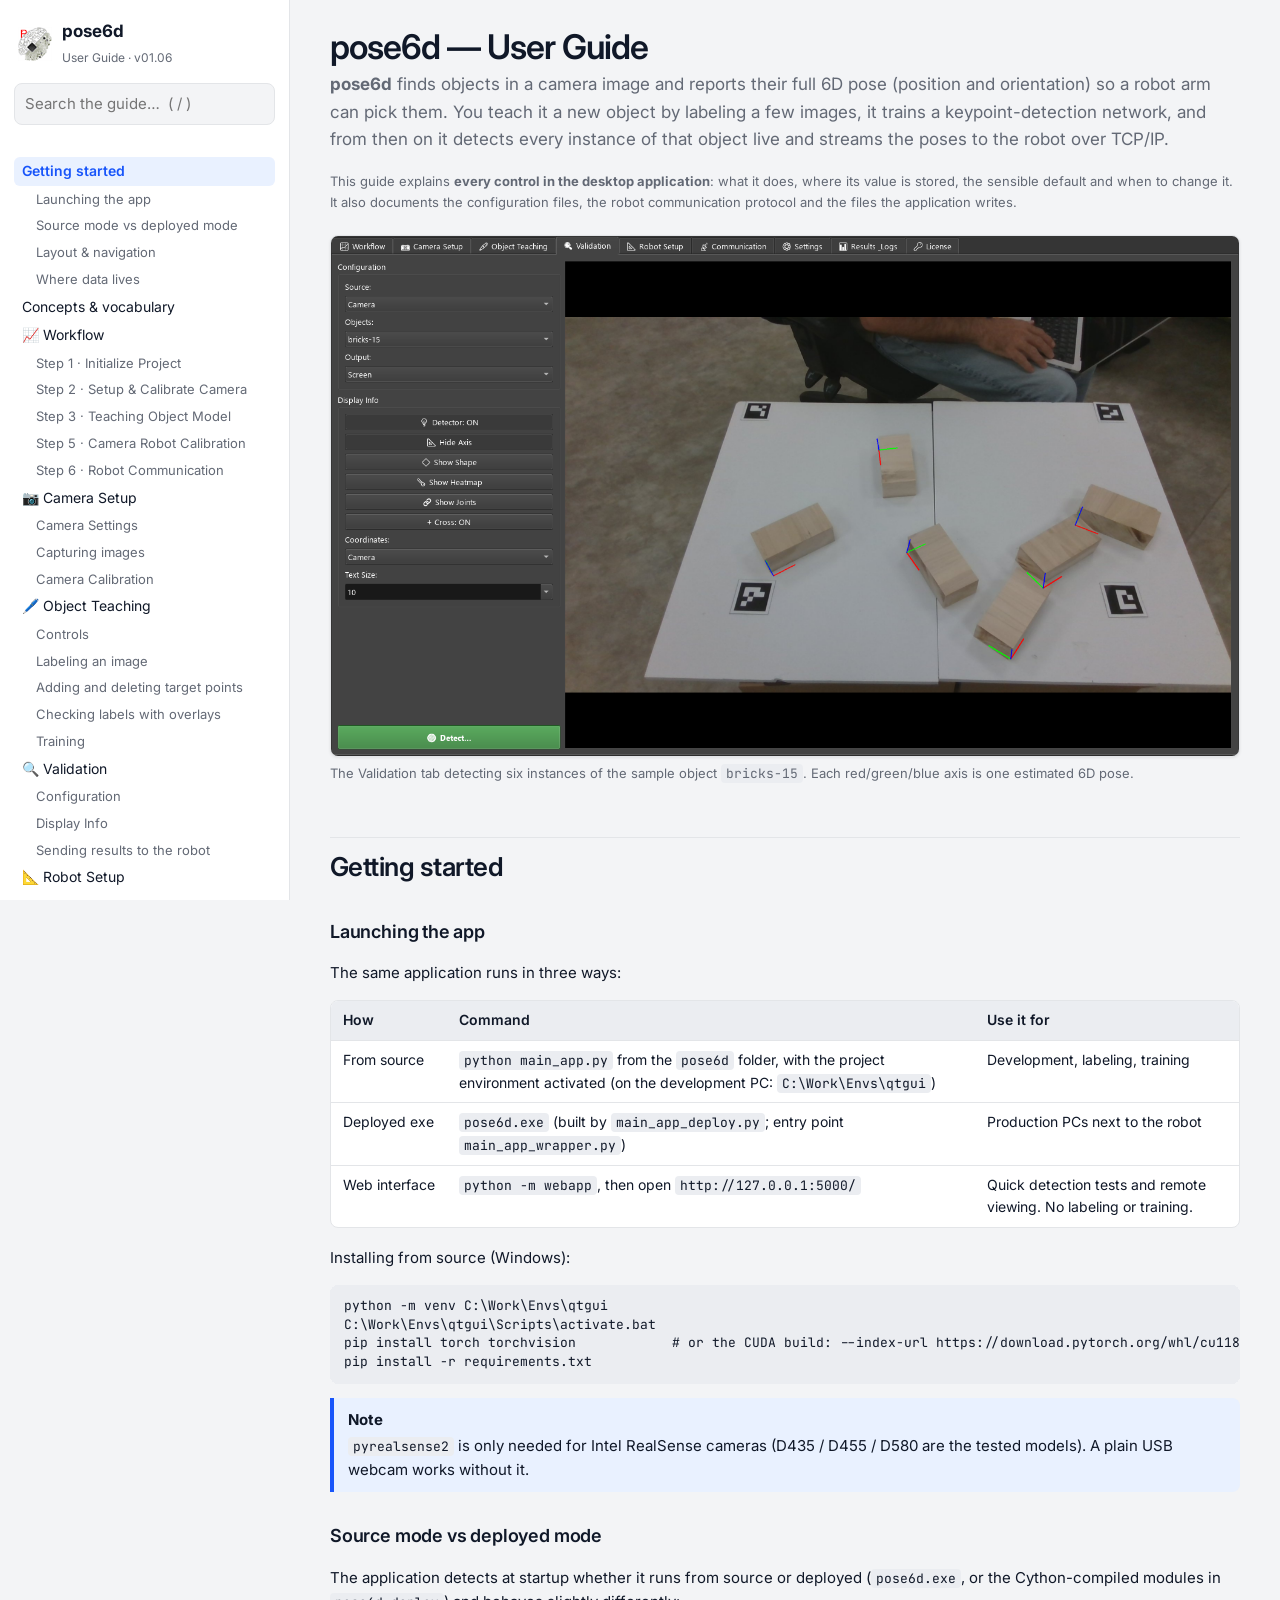
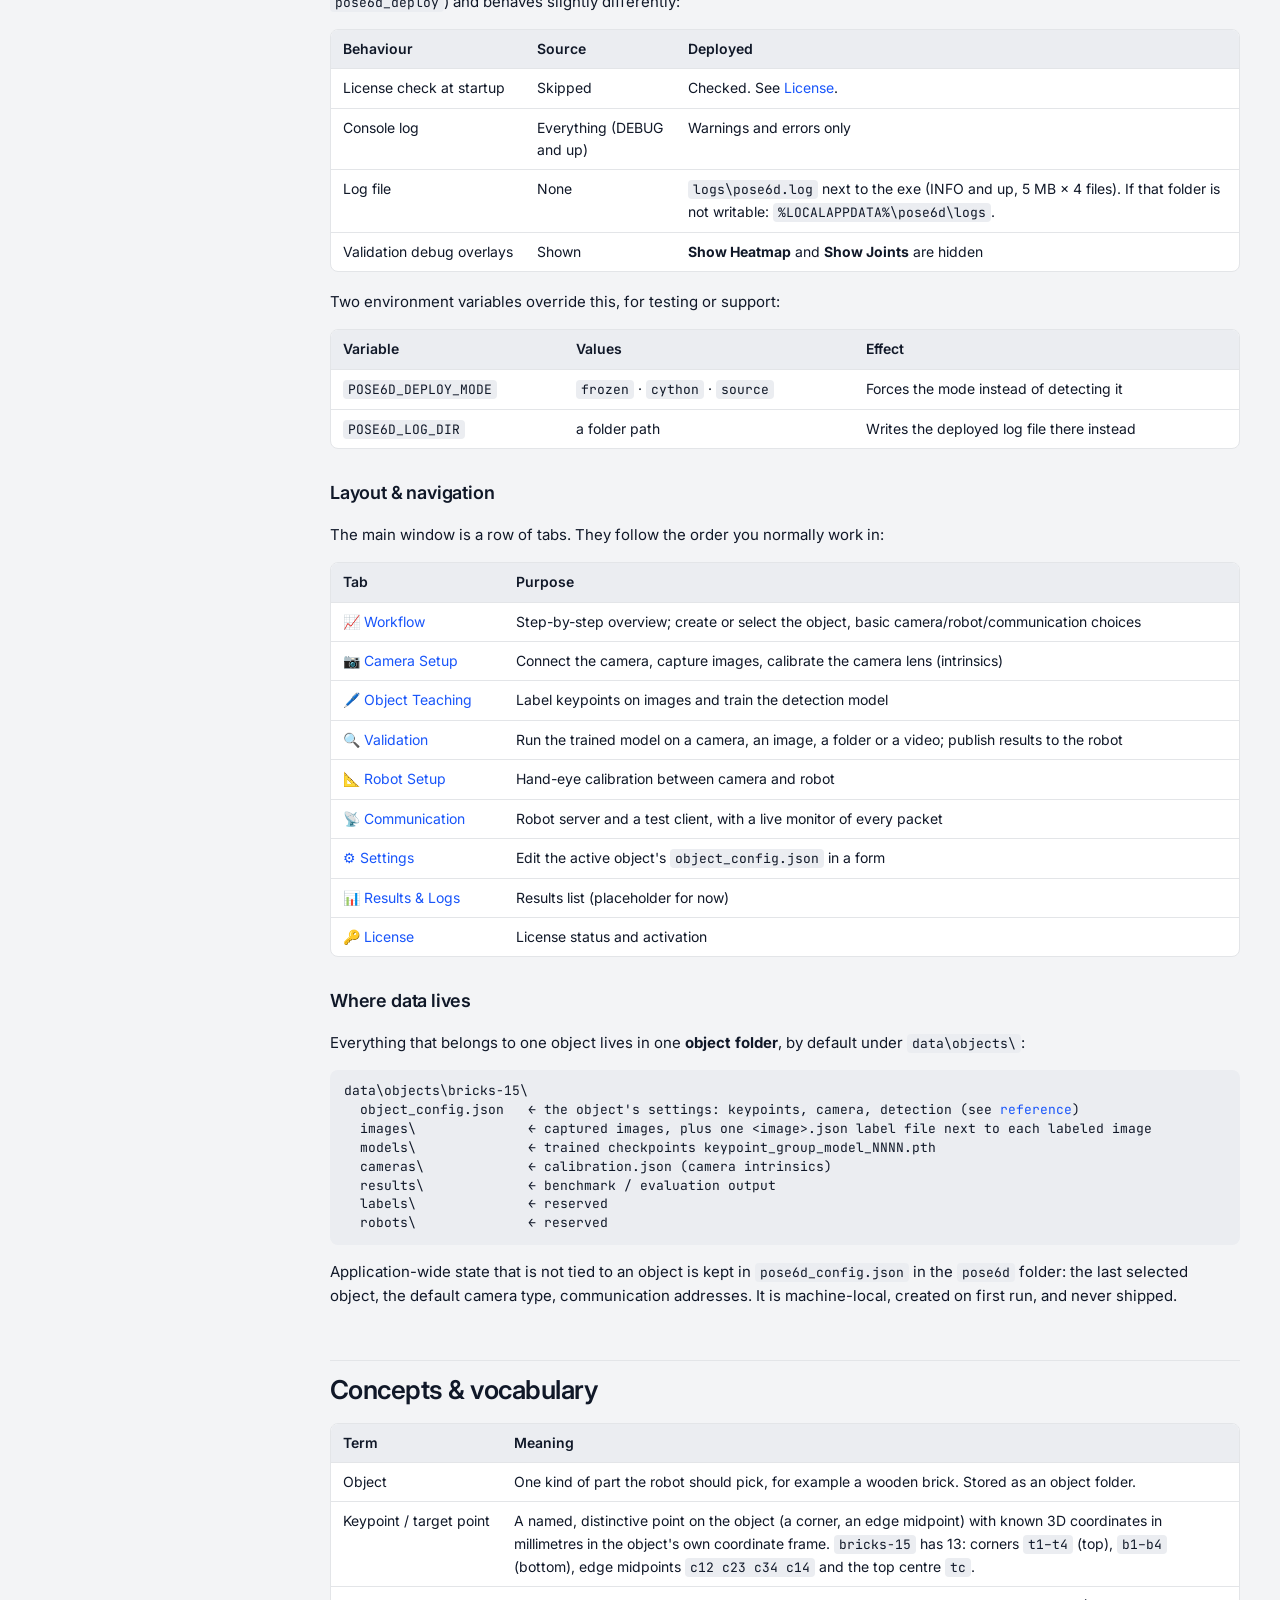
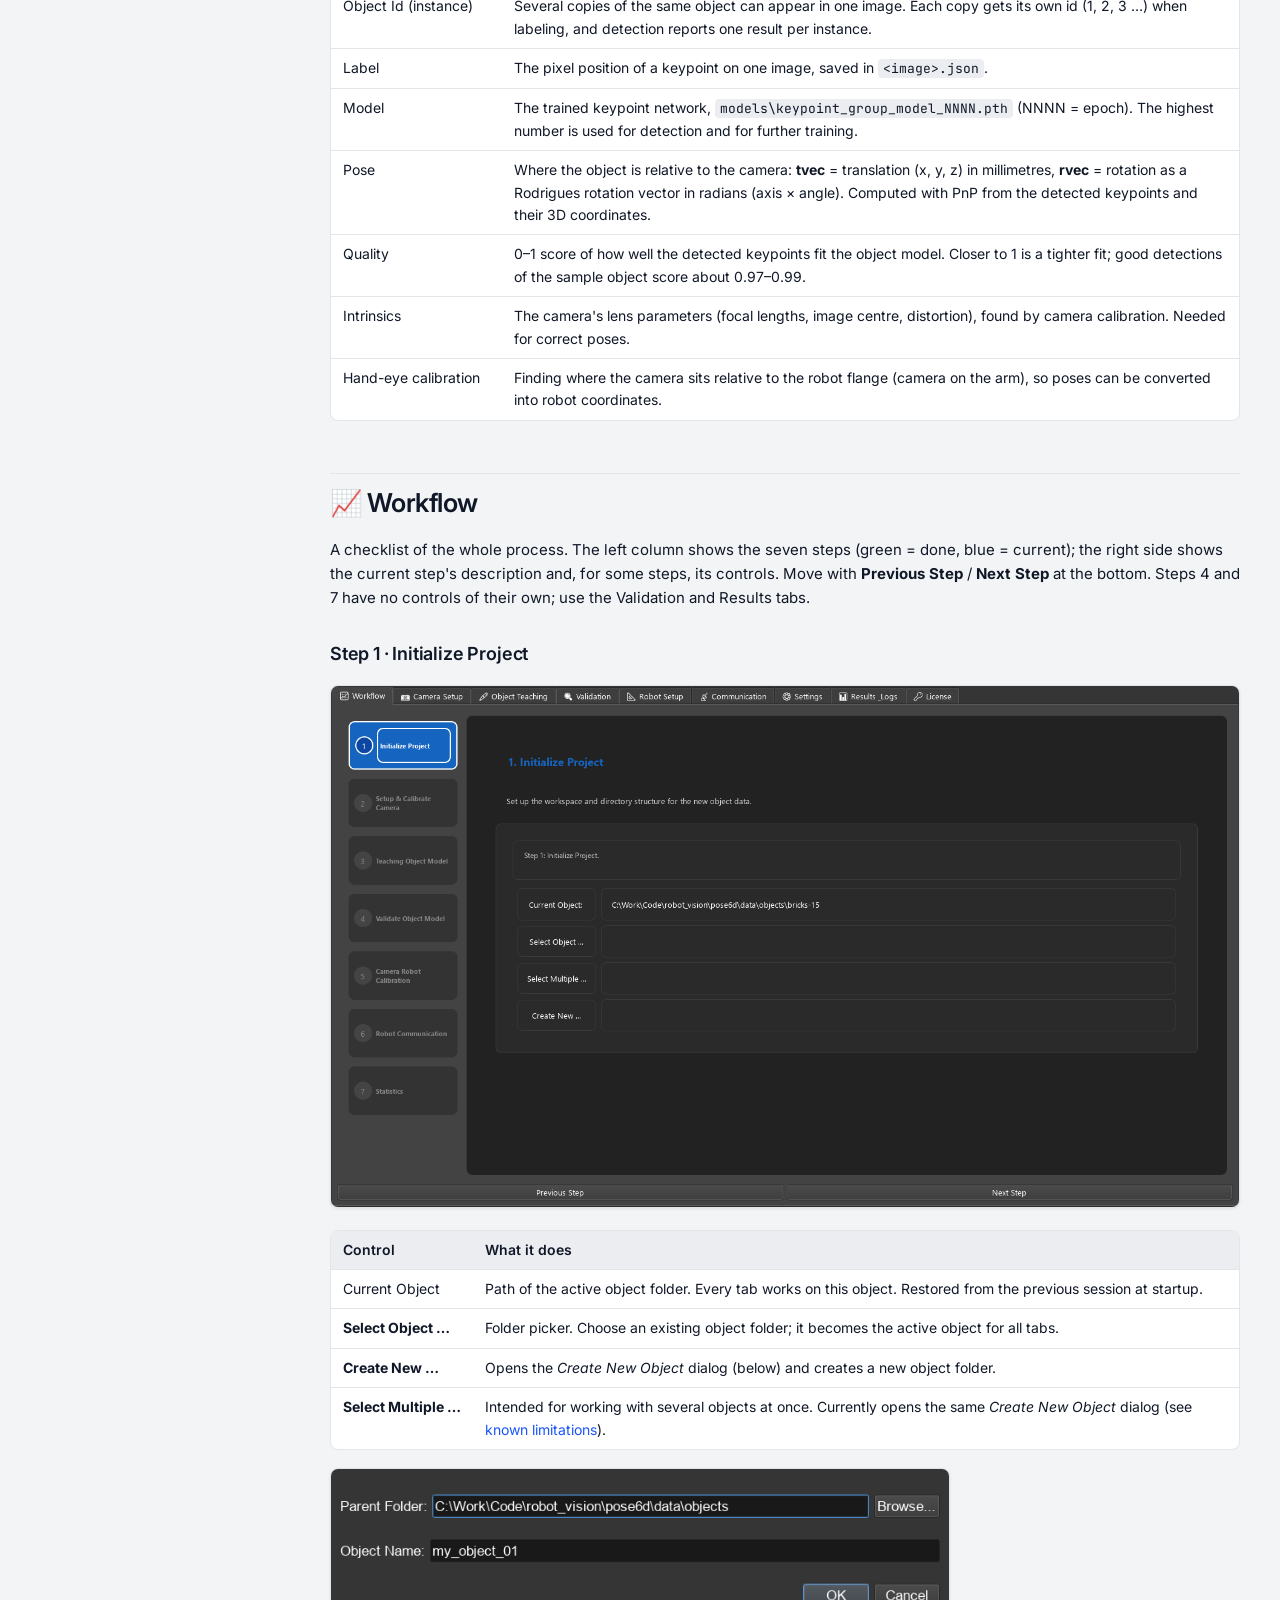
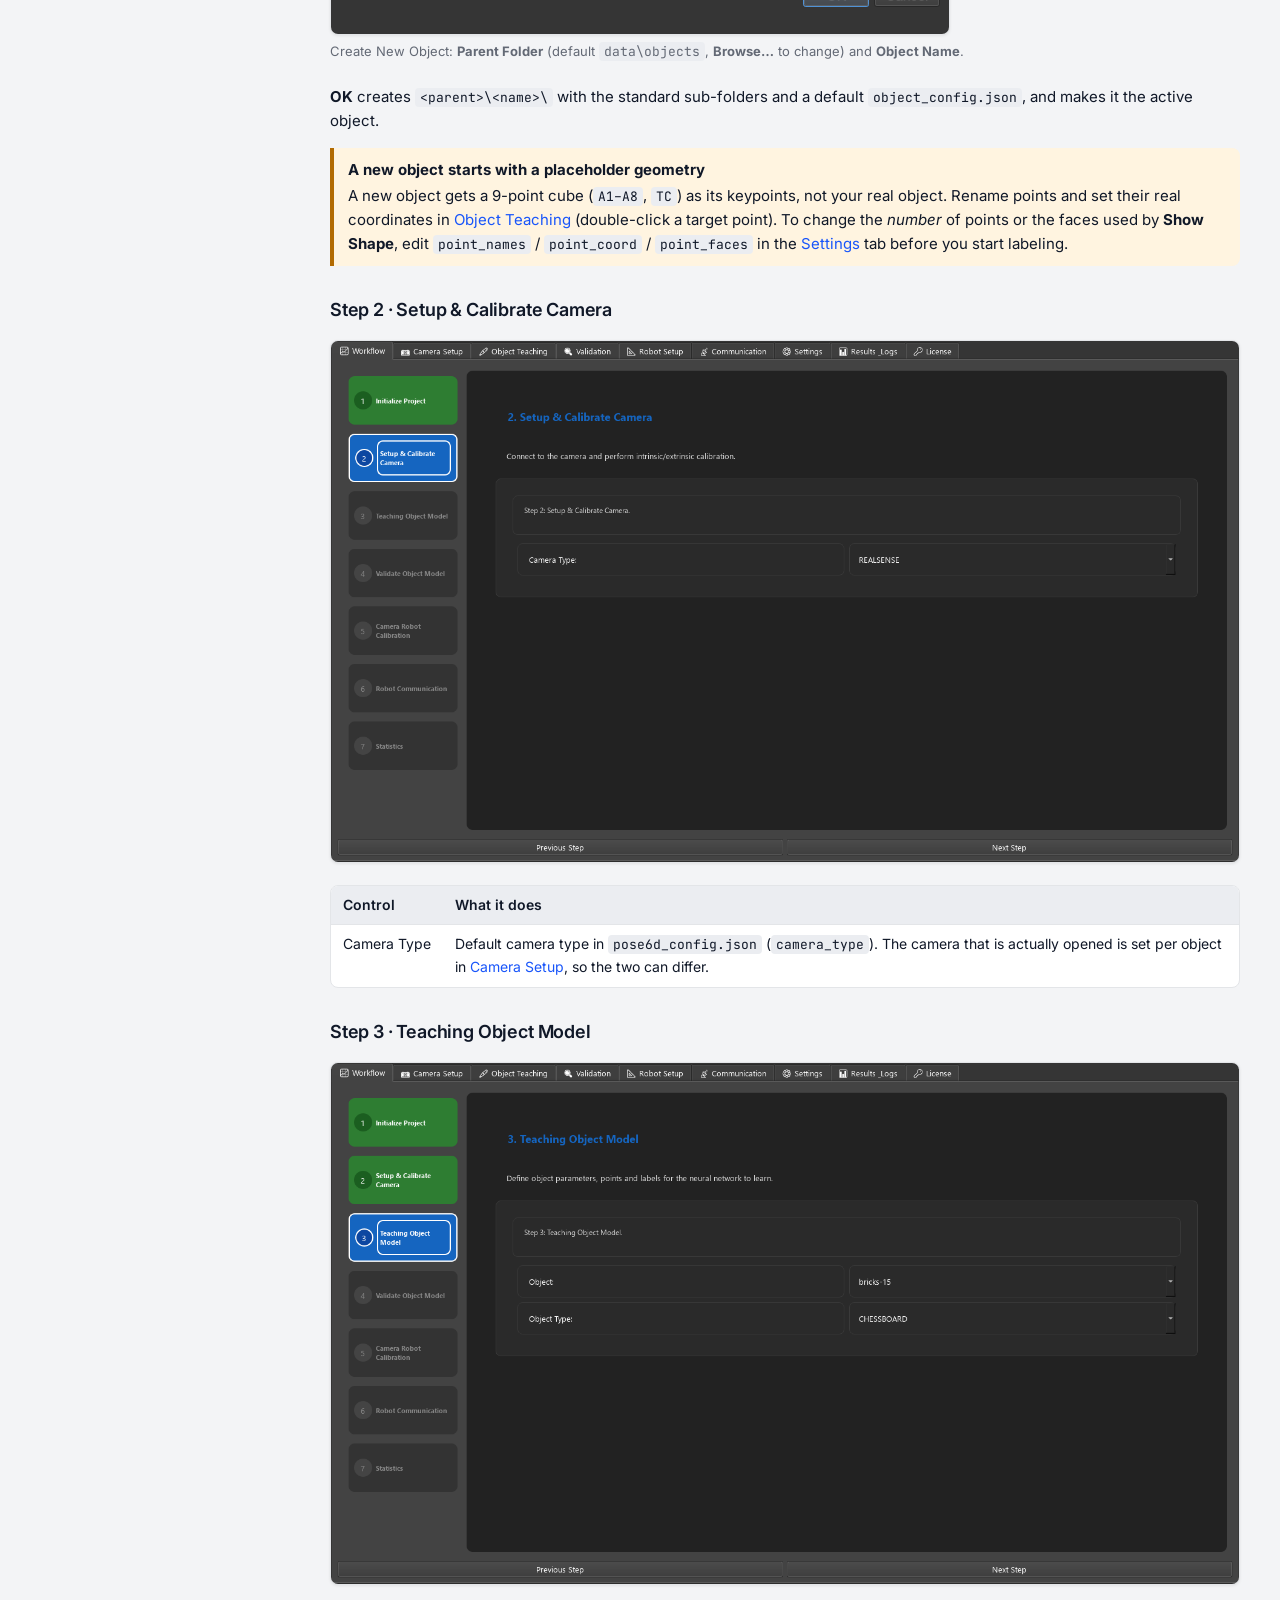
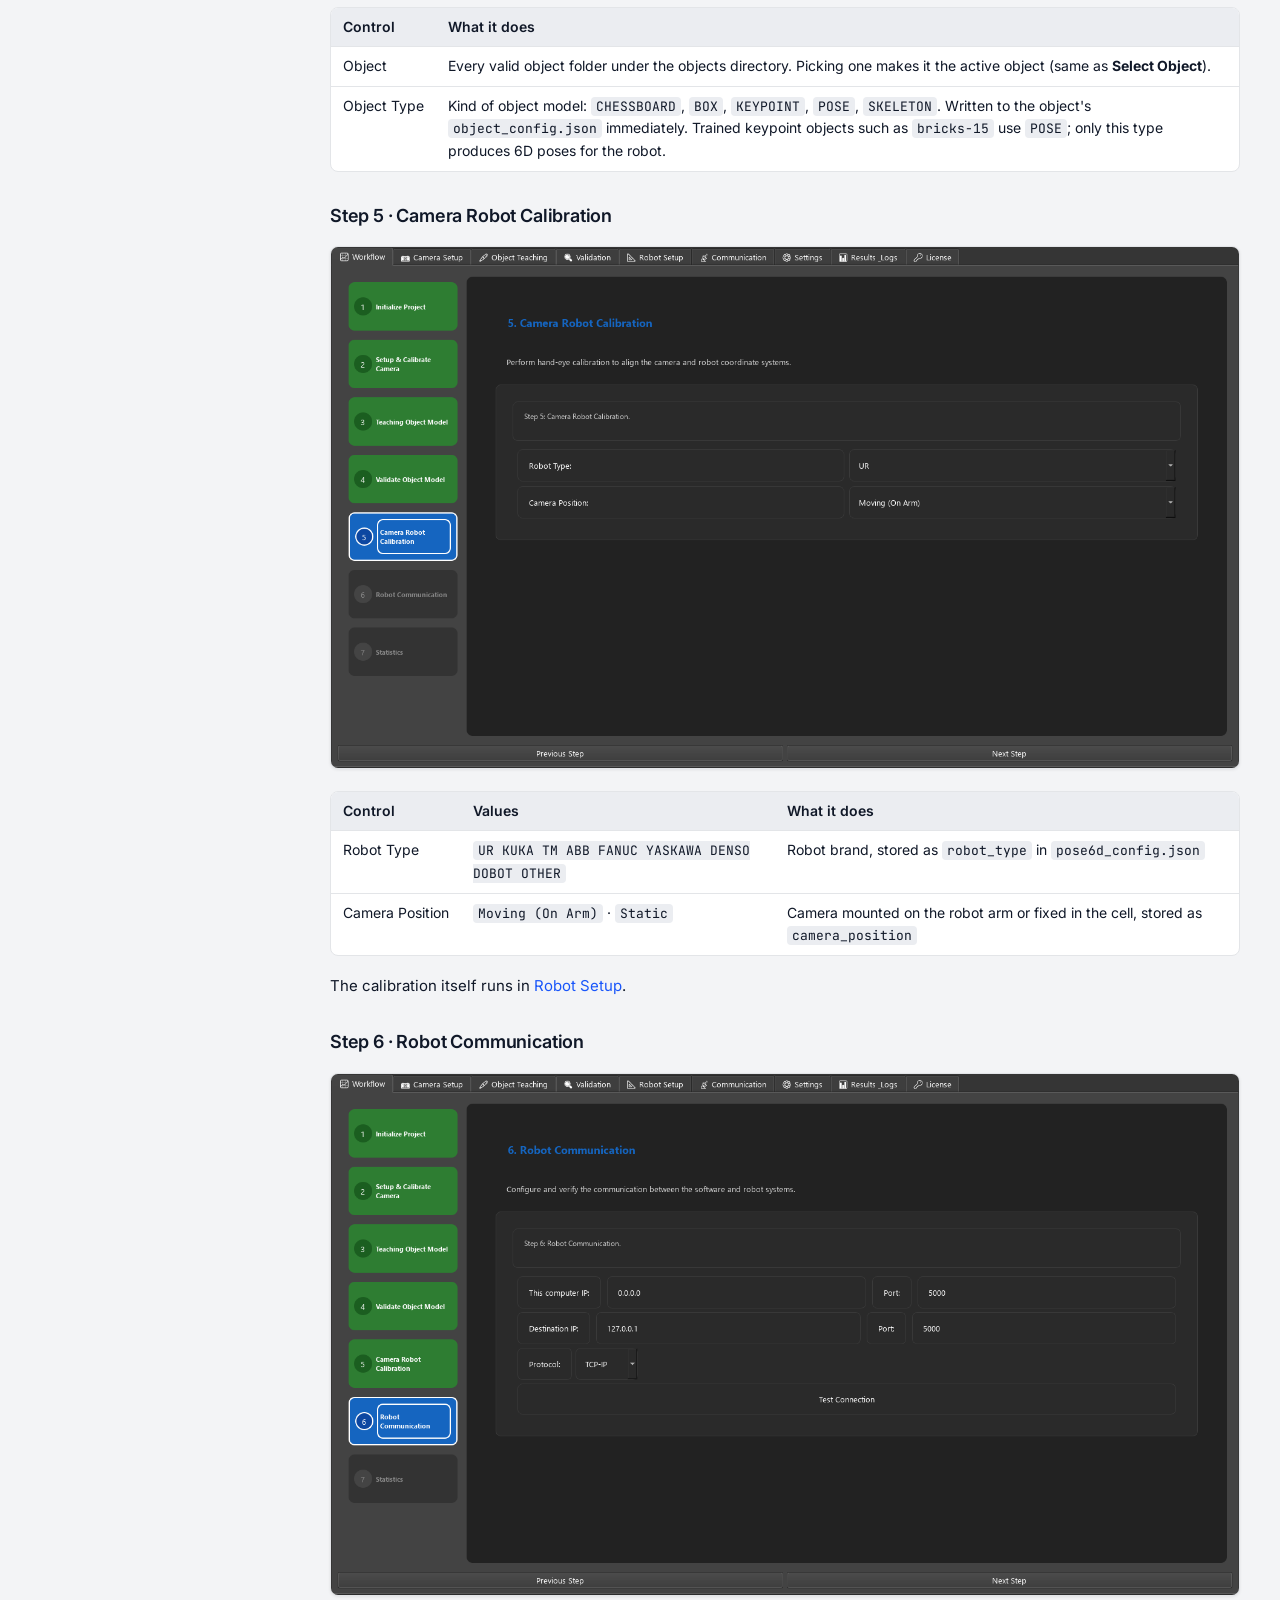
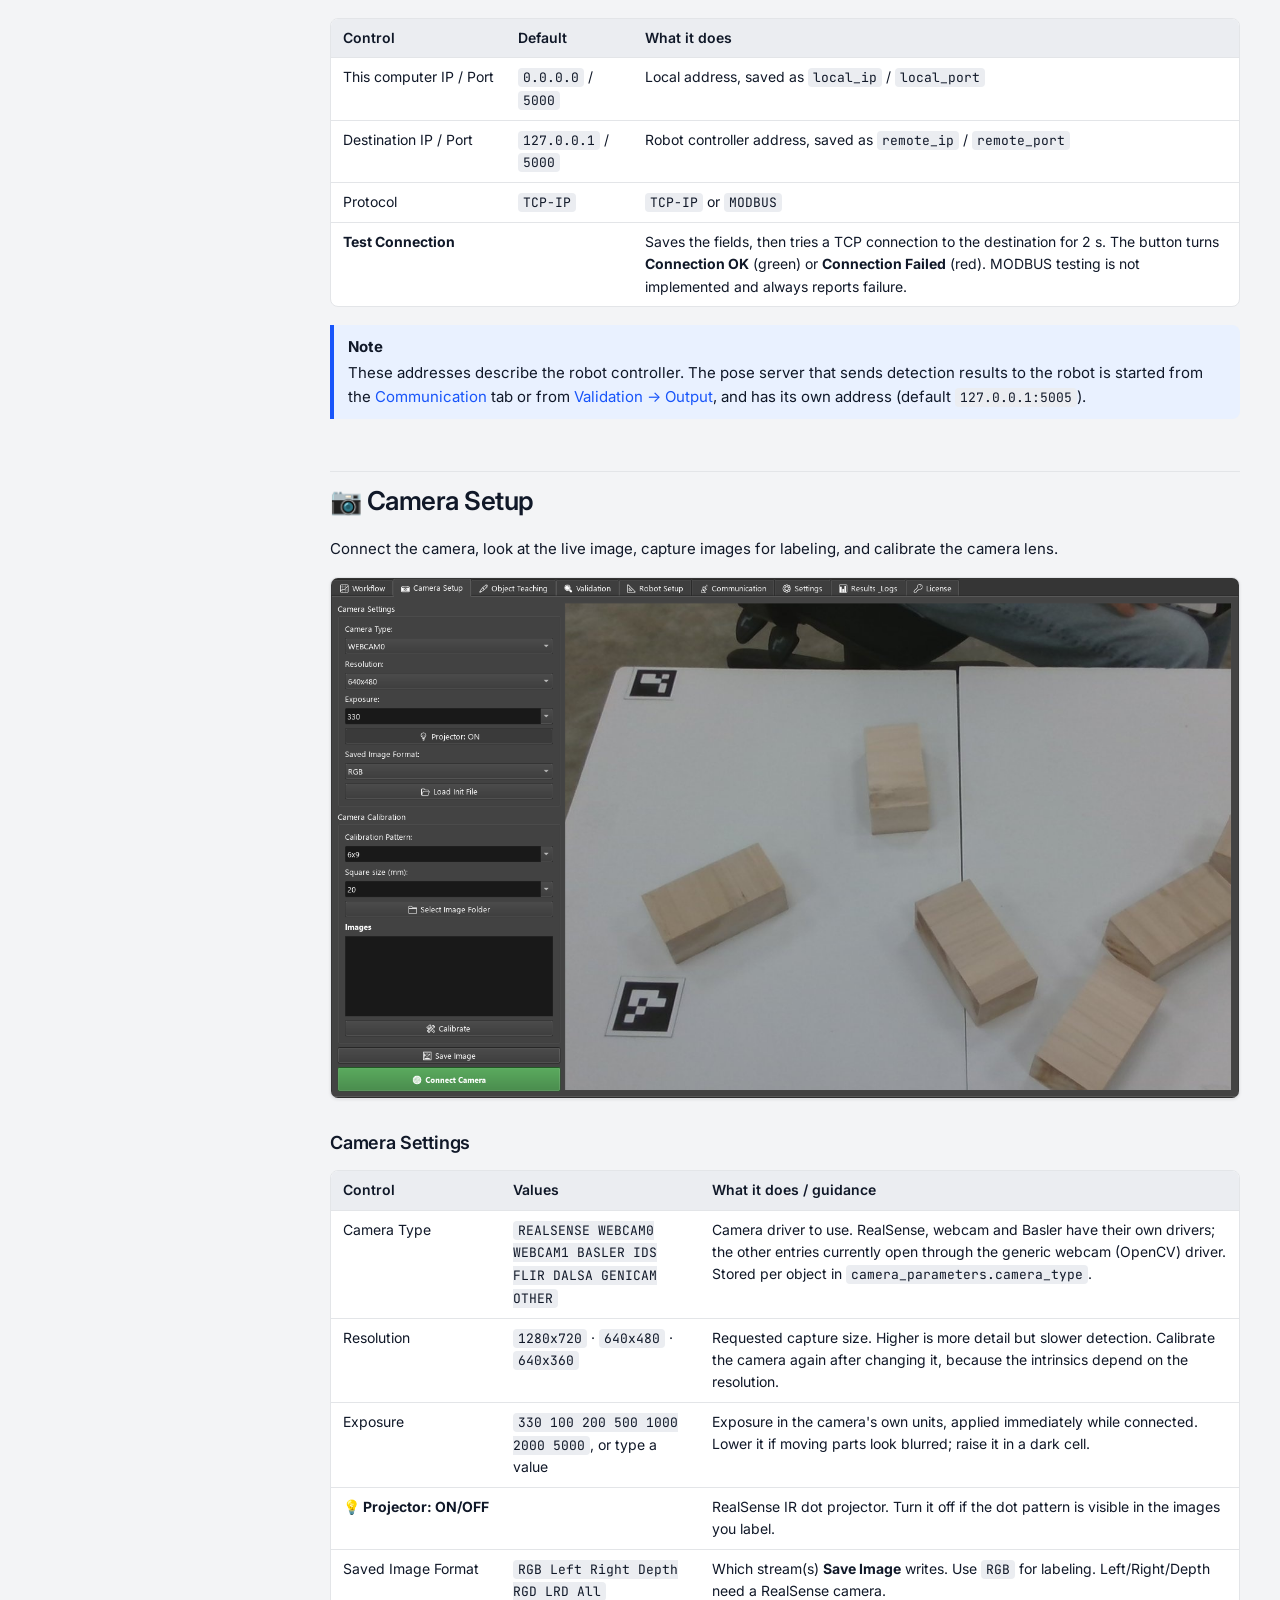
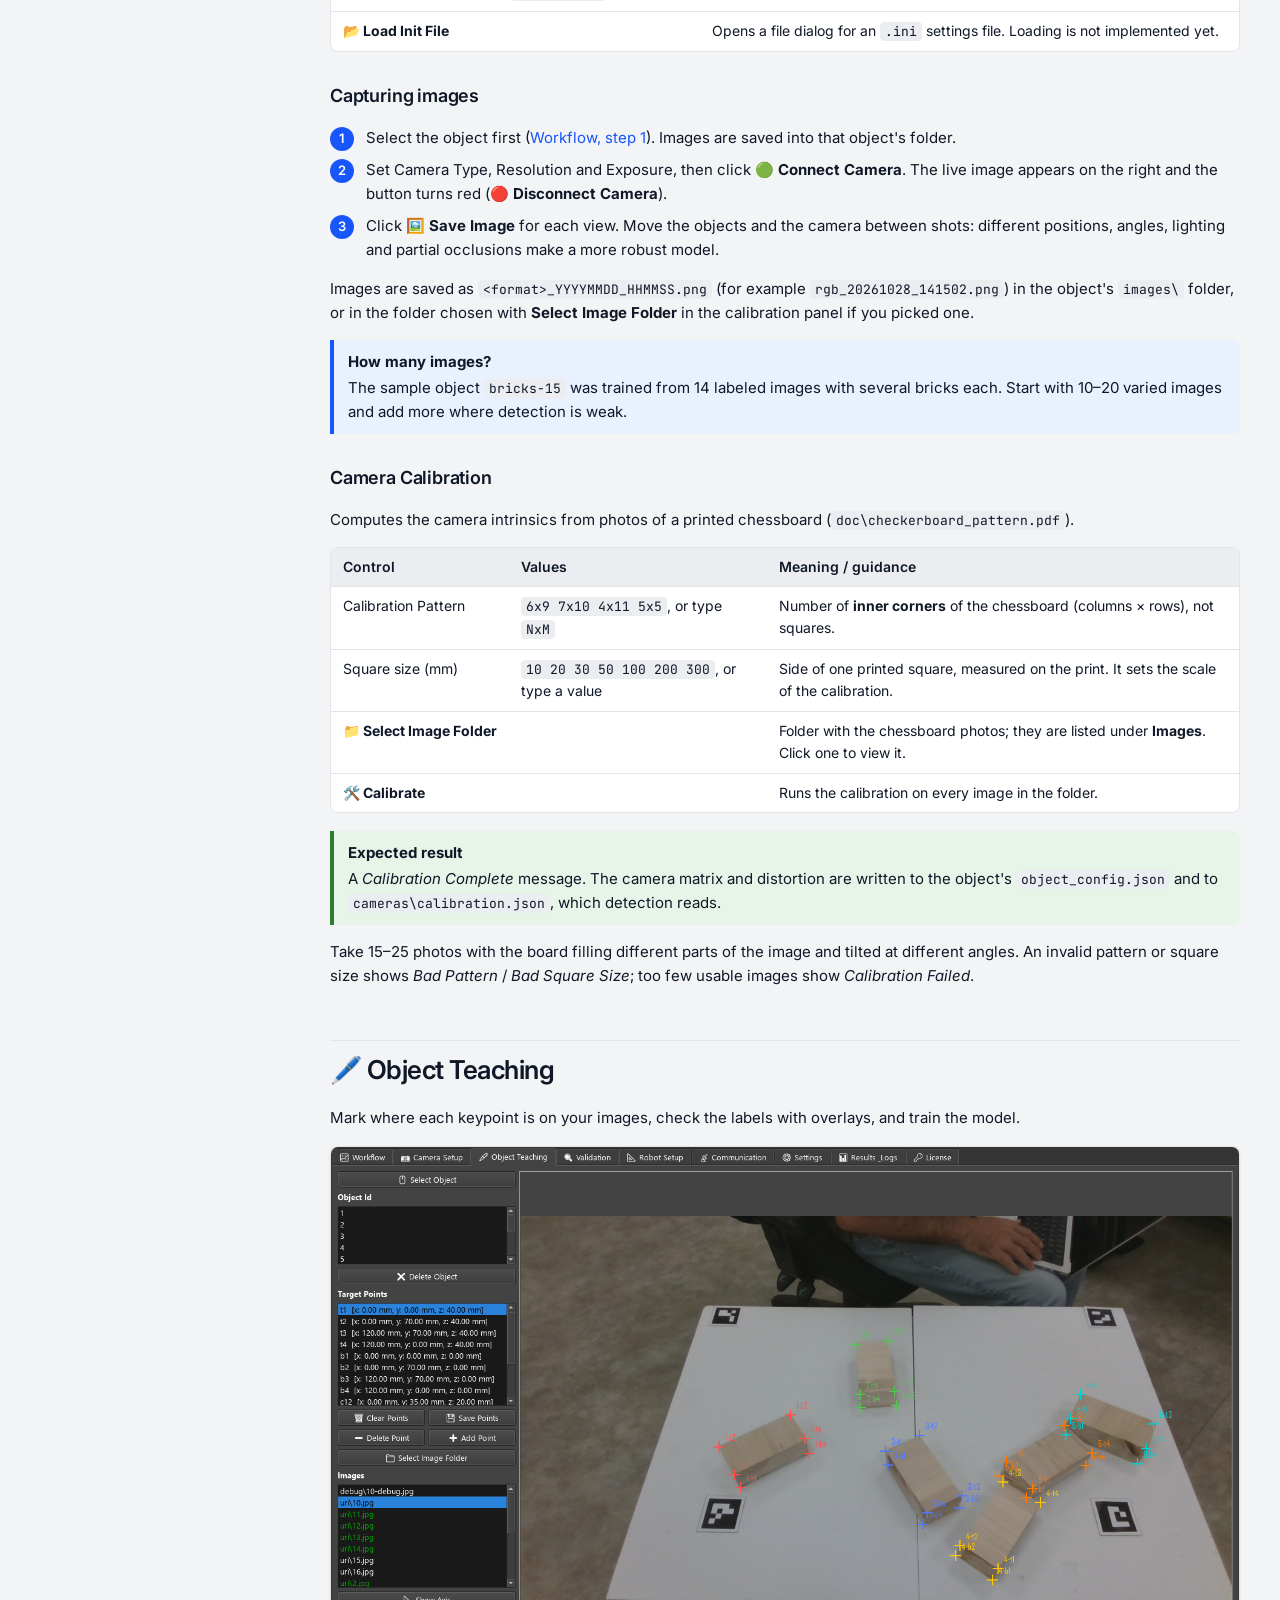
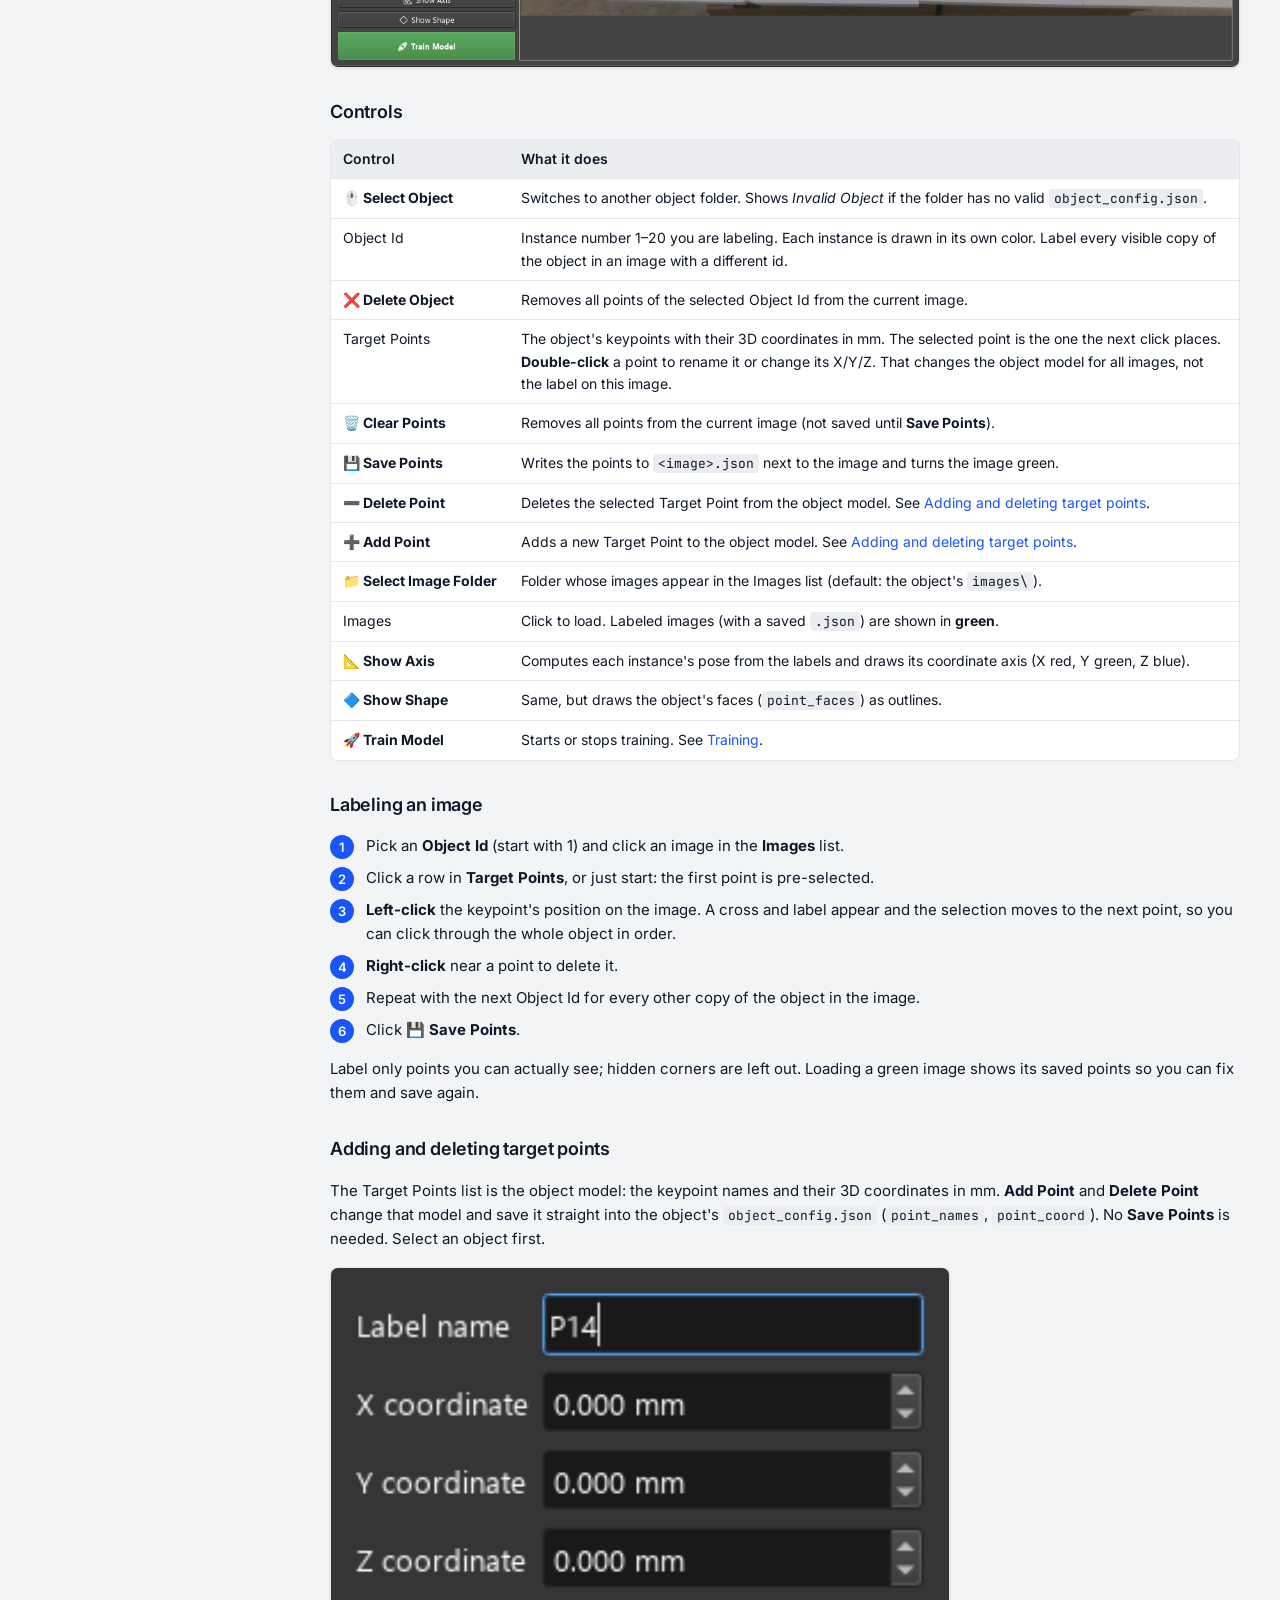
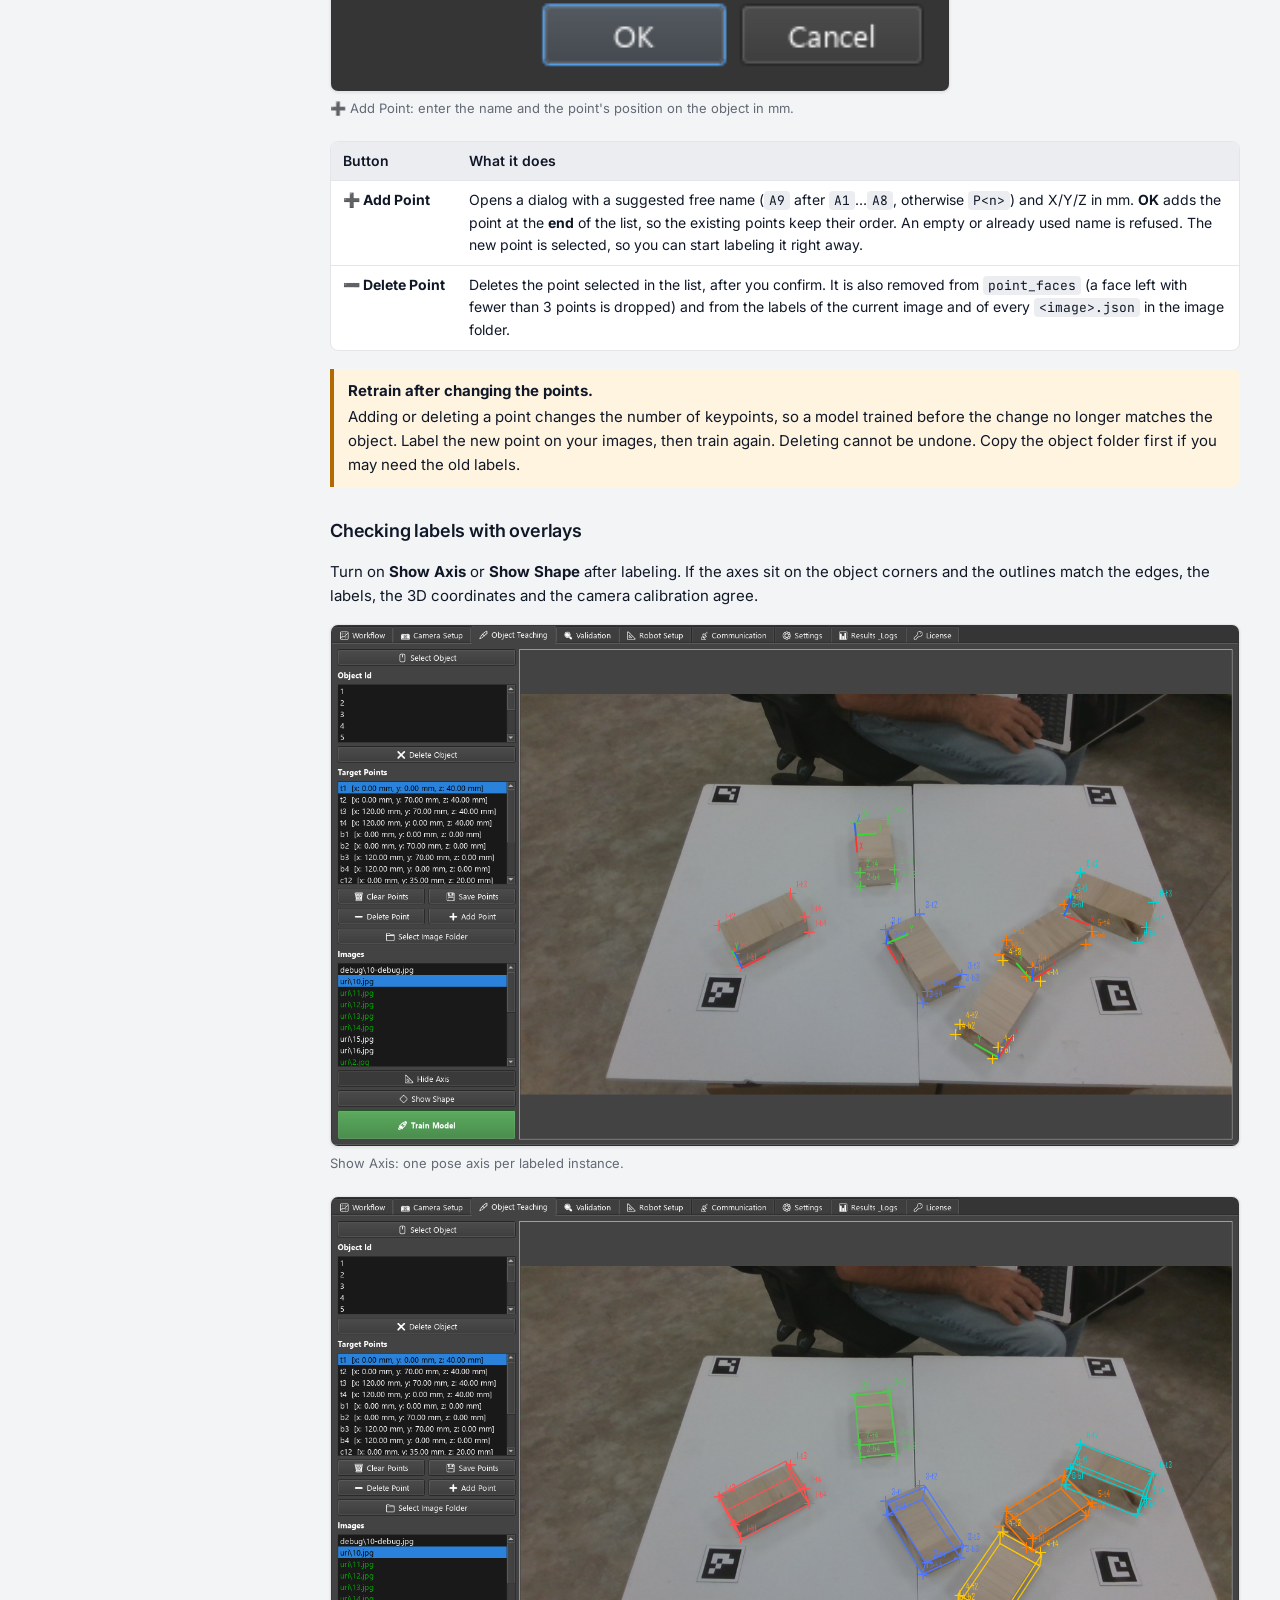
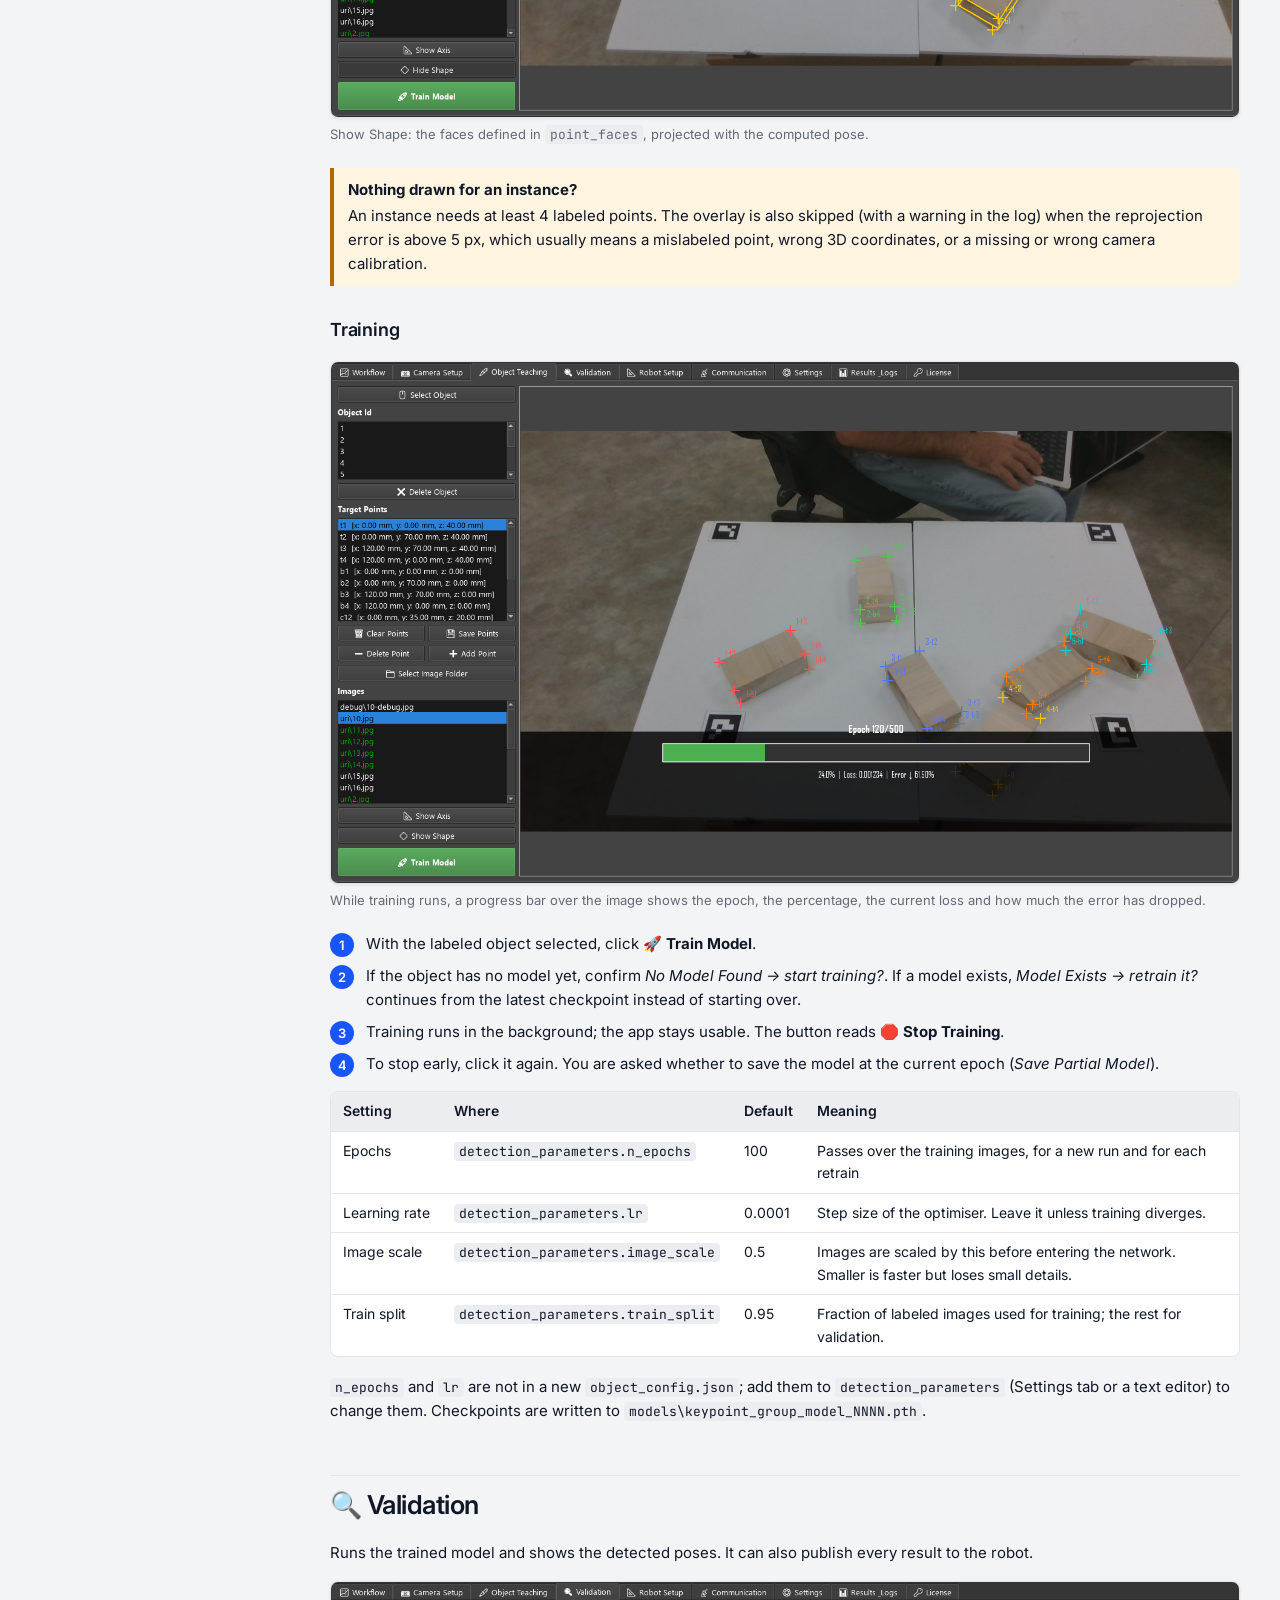
<file: public/user-guide/index.html>
<!doctype html>
<html lang="en">
<head>
<meta charset="utf-8">
<meta name="viewport" content="width=device-width, initial-scale=1">
<title>pose6d User Guide</title>
<link rel="icon" href="img/favicon.png">
<link rel="preconnect" href="https://fonts.googleapis.com">
<link rel="preconnect" href="https://fonts.gstatic.com" crossorigin>
<link href="https://fonts.googleapis.com/css2?family=Inter:wght@400;500;600;700&family=JetBrains+Mono:wght@400;500;600&display=swap" rel="stylesheet">
<style>
:root {
  --bg: oklch(0.966 0.0027 264.54); --panel: #ffffff; --text: oklch(0.21 0.0338 264.36);
  --muted: oklch(0.52 0.02 264.36); --border: oklch(0.921 0.0042 264.54);
  --accent: oklch(0.5305 0.2515 263.9); --accent-soft: color-mix(in oklab, oklch(0.5305 0.2515 263.9) 9%, white);
  --code-bg: oklch(0.945 0.006 264.54); --note: oklch(0.5305 0.2515 263.9); --warn: #b26a00;
  --warn-soft: #fff4e0; --ok: #2e7d32; --ok-soft: #e7f4e8; --shadow: 0 1px 3px rgba(0,0,0,.08);
}
:root[data-theme="dark"] {
  --bg: #15181d; --panel: #1d2128; --text: #e3e6eb; --muted: #9aa3b0; --border: #2e343e;
  --accent: #7aa8f5; --accent-soft: #1e2d40; --code-bg: #252a33; --note: #7aa8f5; --warn: #f0b45a;
  --warn-soft: #3a2f1c; --ok: #6cc070; --ok-soft: #1f3322; --shadow: 0 1px 3px rgba(0,0,0,.4);
}
* { box-sizing: border-box; }
html { scroll-behavior: smooth; scroll-padding-top: 16px; }
body { margin: 0; background: var(--bg); color: var(--text); -webkit-font-smoothing: antialiased;
  font: 15px/1.6 "Inter", ui-sans-serif, system-ui, -apple-system, sans-serif; }
a { color: var(--accent); text-decoration: none; }
a:hover { text-decoration: underline; }
code, pre, kbd { font-family: "JetBrains Mono", ui-monospace, SFMono-Regular, Menlo, monospace; font-size: 13px; }
code { background: var(--code-bg); padding: 1px 5px; border-radius: 4px; }
pre { background: var(--code-bg); padding: 12px 14px; border-radius: 8px; overflow-x: auto; line-height: 1.45; }
pre code { background: none; padding: 0; }
kbd { border: 1px solid var(--border); border-bottom-width: 2px; border-radius: 4px; padding: 0 5px; background: var(--panel); }

/* layout */
.layout { display: flex; min-height: 100vh; }
.sidebar { position: sticky; top: 0; height: 100vh; width: 290px; flex: 0 0 290px; overflow-y: auto;
  background: var(--panel); border-right: 1px solid var(--border); padding: 18px 14px 40px; }
.brand { display: flex; align-items: center; gap: 10px; margin: 0 4px 14px; }
.brand img { width: 34px; height: 34px; }
.brand b { font-size: 17px; display: block; }
.brand span { font-size: 12px; color: var(--muted); }
.search { width: 100%; padding: 8px 10px; border: 1px solid var(--border); border-radius: 8px;
  background: var(--bg); color: var(--text); font: inherit; margin-bottom: 6px; }
.search-info { font-size: 12px; color: var(--muted); min-height: 18px; margin: 0 4px 8px; }
.toc { list-style: none; margin: 0; padding: 0; font-size: 14px; }
.toc ul { list-style: none; margin: 0; padding: 0 0 0 14px; }
.toc a { display: block; padding: 3px 8px; border-radius: 6px; color: var(--text); }
.toc ul a { color: var(--muted); font-size: 13px; }
.toc a:hover { background: var(--accent-soft); text-decoration: none; }
.toc a.active { background: var(--accent-soft); color: var(--accent); font-weight: 600; }
.toc li.hidden { display: none; }
.theme-btn { margin-top: 18px; width: 100%; padding: 7px; border: 1px solid var(--border); border-radius: 8px;
  background: var(--bg); color: var(--text); cursor: pointer; font: inherit; font-size: 13px; }
main { flex: 1; min-width: 0; padding: 28px 40px 80px; }
.content { max-width: 1040px; margin: 0 auto; }
.menu-btn { display: none; }

/* text */
h1 { font-size: 34px; line-height: 1.1; margin: 0 0 6px; font-weight: 600; letter-spacing: -0.03em; }
h2 { font-size: 26px; margin: 52px 0 12px; padding-top: 8px; border-top: 1px solid var(--border); font-weight: 600; letter-spacing: -0.02em; }
h3 { font-size: 18px; margin: 30px 0 8px; font-weight: 600; letter-spacing: -0.01em; }
h4 { font-size: 15px; margin: 20px 0 6px; font-weight: 600; }
h2 .anchor, h3 .anchor { opacity: 0; margin-left: 6px; font-weight: 400; }
h2:hover .anchor, h3:hover .anchor { opacity: .6; }
.lead { font-size: 17px; color: var(--muted); margin: 0 0 18px; }
.meta { font-size: 13px; color: var(--muted); margin-bottom: 22px; }

/* tables */
.table-wrap { overflow-x: auto; margin: 12px 0 18px; border: 1px solid var(--border); border-radius: 8px; background: var(--panel); }
table { border-collapse: collapse; width: 100%; font-size: 14px; }
th, td { text-align: left; vertical-align: top; padding: 8px 12px; border-bottom: 1px solid var(--border); }
th { background: var(--code-bg); font-weight: 600; white-space: nowrap; }
tr:last-child td { border-bottom: none; }
td:first-child { white-space: nowrap; }
td.wrap { white-space: normal; }

/* callouts */
.callout { border-left: 4px solid var(--note); background: var(--accent-soft); padding: 10px 14px; border-radius: 0 8px 8px 0; margin: 14px 0; }
.callout.warn { border-color: var(--warn); background: var(--warn-soft); }
.callout.ok { border-color: var(--ok); background: var(--ok-soft); }
.callout > b:first-child { display: block; margin-bottom: 2px; }

/* figures */
figure { margin: 16px 0 22px; }
figure img { width: 100%; height: auto; display: block; border: 1px solid var(--border); border-radius: 8px;
  box-shadow: var(--shadow); cursor: zoom-in; background: #2b2b2b; }
figure.small img { max-width: 620px; }
figcaption { font-size: 13px; color: var(--muted); margin-top: 6px; }
.lightbox { position: fixed; inset: 0; background: rgba(0,0,0,.85); display: none; align-items: center;
  justify-content: center; z-index: 50; cursor: zoom-out; padding: 20px; }
.lightbox.open { display: flex; }
.lightbox img { max-width: 100%; max-height: 100%; border-radius: 6px; }

.cards { display: grid; grid-template-columns: repeat(auto-fit, minmax(210px, 1fr)); gap: 12px; margin: 14px 0; }
.card { background: var(--panel); border: 1px solid var(--border); border-radius: 10px; padding: 12px 14px; }
.card b { display: block; margin-bottom: 4px; }
.card span { font-size: 13px; color: var(--muted); }
.steps { counter-reset: s; padding-left: 0; list-style: none; }
.steps > li { counter-increment: s; position: relative; padding-left: 36px; margin: 8px 0; }
.steps > li::before { content: counter(s); position: absolute; left: 0; top: 1px; width: 24px; height: 24px;
  border-radius: 50%; background: var(--accent); color: #fff; font-size: 13px; font-weight: 600;
  display: flex; align-items: center; justify-content: center; }
mark { background: #ffe36e; color: #000; border-radius: 2px; }

@media (max-width: 900px) {
  .layout { display: block; }
  .sidebar { position: fixed; z-index: 40; left: 0; top: 0; transform: translateX(-100%); transition: transform .2s; box-shadow: var(--shadow); }
  .sidebar.open { transform: none; }
  main { padding: 16px 16px 60px; }
  .menu-btn { display: inline-block; position: sticky; top: 8px; z-index: 30; margin-bottom: 10px; padding: 6px 12px;
    border: 1px solid var(--border); border-radius: 8px; background: var(--panel); color: var(--text); font: inherit; }
  h1 { font-size: 26px; }
  td:first-child { white-space: normal; }
}
</style>
</head>
<body>
<div class="layout">
<nav class="sidebar" id="sidebar" aria-label="Contents">
  <div class="brand"><img src="img/favicon.png" alt=""><div><b>pose6d</b><span>User Guide · v01.06</span></div></div>
  <input class="search" id="search" type="search" placeholder="Search the guide…  ( / )" aria-label="Search">
  <div class="search-info" id="search-info"></div>
  <ul class="toc" id="toc"></ul>
  <button class="theme-btn" id="theme-btn" type="button">Toggle light / dark</button>
</nav>

<main>
<button class="menu-btn" id="menu-btn" type="button">☰ Contents</button>
<div class="content" id="content">

<h1>pose6d — User Guide</h1>
<p class="lead"><b>pose6d</b> finds objects in a camera image and reports their full 6D pose (position and
orientation) so a robot arm can pick them. You teach it a new object by labeling a few images, it trains a
keypoint-detection network, and from then on it detects every instance of that object live and streams the poses
to the robot over TCP/IP.</p>
<p class="meta">This guide explains <b>every control in the desktop application</b>: what it does, where its value is
stored, the sensible default and when to change it. It also documents the configuration files, the robot
communication protocol and the files the application writes.</p>

<figure>
  <img src="img/validation-axis.png" alt="Validation tab: six wooden bricks, each with a red/green/blue pose axis drawn at its origin">
  <figcaption>The Validation tab detecting six instances of the sample object <code>bricks-15</code>. Each red/green/blue
  axis is one estimated 6D pose.</figcaption>
</figure>

<!-- ============================================================ -->
<h2 id="getting-started">Getting started</h2>

<h3 id="launching">Launching the app</h3>
<p>The same application runs in three ways:</p>
<div class="table-wrap"><table>
<tr><th>How</th><th>Command</th><th>Use it for</th></tr>
<tr><td>From source</td><td class="wrap"><code>python main_app.py</code> from the <code>pose6d</code> folder, with the project
environment activated (on the development PC: <code>C:\Work\Envs\qtgui</code>)</td><td class="wrap">Development, labeling, training</td></tr>
<tr><td>Deployed exe</td><td class="wrap"><code>pose6d.exe</code> (built by <code>main_app_deploy.py</code>; entry point
<code>main_app_wrapper.py</code>)</td><td class="wrap">Production PCs next to the robot</td></tr>
<tr><td>Web interface</td><td class="wrap"><code>python -m webapp</code>, then open <code>http://127.0.0.1:5000/</code></td>
<td class="wrap">Quick detection tests and remote viewing. No labeling or training.</td></tr>
</table></div>

<p>Installing from source (Windows):</p>
<pre><code>python -m venv C:\Work\Envs\qtgui
C:\Work\Envs\qtgui\Scripts\activate.bat
pip install torch torchvision            # or the CUDA build: --index-url https://download.pytorch.org/whl/cu118
pip install -r requirements.txt</code></pre>
<div class="callout"><b>Note</b><code>pyrealsense2</code> is only needed for Intel RealSense cameras (D435 / D455 / D580 are
the tested models). A plain USB webcam works without it.</div>

<h3 id="source-vs-deployed">Source mode vs deployed mode</h3>
<p>The application detects at startup whether it runs from source or deployed (<code>pose6d.exe</code>, or the
Cython-compiled modules in <code>pose6d_deploy</code>) and behaves slightly differently:</p>
<div class="table-wrap"><table>
<tr><th>Behaviour</th><th>Source</th><th>Deployed</th></tr>
<tr><td>License check at startup</td><td>Skipped</td><td class="wrap">Checked. See <a href="#license">License</a>.</td></tr>
<tr><td>Console log</td><td>Everything (DEBUG and up)</td><td>Warnings and errors only</td></tr>
<tr><td>Log file</td><td>None</td><td class="wrap"><code>logs\pose6d.log</code> next to the exe (INFO and up, 5 MB × 4 files).
If that folder is not writable: <code>%LOCALAPPDATA%\pose6d\logs</code>.</td></tr>
<tr><td>Validation debug overlays</td><td>Shown</td><td class="wrap"><b>Show Heatmap</b> and <b>Show Joints</b> are hidden</td></tr>
</table></div>
<p>Two environment variables override this, for testing or support:</p>
<div class="table-wrap"><table>
<tr><th>Variable</th><th>Values</th><th>Effect</th></tr>
<tr><td><code>POSE6D_DEPLOY_MODE</code></td><td><code>frozen</code> · <code>cython</code> · <code>source</code></td><td class="wrap">Forces the mode instead of detecting it</td></tr>
<tr><td><code>POSE6D_LOG_DIR</code></td><td>a folder path</td><td class="wrap">Writes the deployed log file there instead</td></tr>
</table></div>

<h3 id="layout">Layout &amp; navigation</h3>
<p>The main window is a row of tabs. They follow the order you normally work in:</p>
<div class="table-wrap"><table>
<tr><th>Tab</th><th>Purpose</th></tr>
<tr><td><a href="#workflow">📈 Workflow</a></td><td class="wrap">Step-by-step overview; create or select the object, basic camera/robot/communication choices</td></tr>
<tr><td><a href="#camera-setup">📷 Camera Setup</a></td><td class="wrap">Connect the camera, capture images, calibrate the camera lens (intrinsics)</td></tr>
<tr><td><a href="#object-teaching">🖊️ Object Teaching</a></td><td class="wrap">Label keypoints on images and train the detection model</td></tr>
<tr><td><a href="#validation">🔍 Validation</a></td><td class="wrap">Run the trained model on a camera, an image, a folder or a video; publish results to the robot</td></tr>
<tr><td><a href="#robot-setup">📐 Robot Setup</a></td><td class="wrap">Hand-eye calibration between camera and robot</td></tr>
<tr><td><a href="#communication">📡 Communication</a></td><td class="wrap">Robot server and a test client, with a live monitor of every packet</td></tr>
<tr><td><a href="#settings">⚙️ Settings</a></td><td class="wrap">Edit the active object's <code>object_config.json</code> in a form</td></tr>
<tr><td><a href="#results">📊 Results &amp; Logs</a></td><td class="wrap">Results list (placeholder for now)</td></tr>
<tr><td><a href="#license">🔑 License</a></td><td class="wrap">License status and activation</td></tr>
</table></div>

<h3 id="data-folders">Where data lives</h3>
<p>Everything that belongs to one object lives in one <b>object folder</b>, by default under <code>data\objects\</code>:</p>
<pre><code>data\objects\bricks-15\
  object_config.json   ← the object's settings: keypoints, camera, detection (see <a href="#config-reference">reference</a>)
  images\              ← captured images, plus one &lt;image&gt;.json label file next to each labeled image
  models\              ← trained checkpoints keypoint_group_model_NNNN.pth
  cameras\             ← calibration.json (camera intrinsics)
  results\             ← benchmark / evaluation output
  labels\              ← reserved
  robots\              ← reserved</code></pre>
<p>Application-wide state that is not tied to an object is kept in <code>pose6d_config.json</code> in the
<code>pose6d</code> folder: the last selected object, the default camera type, communication addresses. It is
machine-local, created on first run, and never shipped.</p>

<!-- ============================================================ -->
<h2 id="concepts">Concepts &amp; vocabulary</h2>
<div class="table-wrap"><table>
<tr><th>Term</th><th>Meaning</th></tr>
<tr><td>Object</td><td class="wrap">One kind of part the robot should pick, for example a wooden brick. Stored as an object folder.</td></tr>
<tr><td>Keypoint / target point</td><td class="wrap">A named, distinctive point on the object (a corner, an edge midpoint) with known 3D coordinates in
millimetres in the object's own coordinate frame. <code>bricks-15</code> has 13: corners <code>t1–t4</code> (top), <code>b1–b4</code>
(bottom), edge midpoints <code>c12 c23 c34 c14</code> and the top centre <code>tc</code>.</td></tr>
<tr><td>Object Id (instance)</td><td class="wrap">Several copies of the same object can appear in one image. Each copy gets its own id (1, 2, 3 …) when
labeling, and detection reports one result per instance.</td></tr>
<tr><td>Label</td><td class="wrap">The pixel position of a keypoint on one image, saved in <code>&lt;image&gt;.json</code>.</td></tr>
<tr><td>Model</td><td class="wrap">The trained keypoint network, <code>models\keypoint_group_model_NNNN.pth</code> (NNNN = epoch). The highest number is
used for detection and for further training.</td></tr>
<tr><td>Pose</td><td class="wrap">Where the object is relative to the camera: <b>tvec</b> = translation (x, y, z) in millimetres, <b>rvec</b> = rotation
as a Rodrigues rotation vector in radians (axis × angle). Computed with PnP from the detected keypoints and their 3D coordinates.</td></tr>
<tr><td>Quality</td><td class="wrap">0–1 score of how well the detected keypoints fit the object model. Closer to 1 is a tighter fit; good detections
of the sample object score about 0.97–0.99.</td></tr>
<tr><td>Intrinsics</td><td class="wrap">The camera's lens parameters (focal lengths, image centre, distortion), found by camera calibration. Needed for
correct poses.</td></tr>
<tr><td>Hand-eye calibration</td><td class="wrap">Finding where the camera sits relative to the robot flange (camera on the arm), so poses can be
converted into robot coordinates.</td></tr>
</table></div>

<!-- ============================================================ -->
<h2 id="workflow">📈 Workflow</h2>
<p>A checklist of the whole process. The left column shows the seven steps (green = done, blue = current); the right
side shows the current step's description and, for some steps, its controls. Move with <b>Previous Step</b> /
<b>Next Step</b> at the bottom. Steps 4 and 7 have no controls of their own; use the Validation and Results tabs.</p>

<h3 id="wf-init">Step 1 · Initialize Project</h3>
<figure><img src="img/workflow-1-init.png" alt="Workflow step 1 with Current Object path and Select Object, Select Multiple and Create New buttons"></figure>
<div class="table-wrap"><table>
<tr><th>Control</th><th>What it does</th></tr>
<tr><td>Current Object</td><td class="wrap">Path of the active object folder. Every tab works on this object. Restored from the previous session at startup.</td></tr>
<tr><td><b>Select Object …</b></td><td class="wrap">Folder picker. Choose an existing object folder; it becomes the active object for all tabs.</td></tr>
<tr><td><b>Create New …</b></td><td class="wrap">Opens the <i>Create New Object</i> dialog (below) and creates a new object folder.</td></tr>
<tr><td><b>Select Multiple …</b></td><td class="wrap">Intended for working with several objects at once. Currently opens the same <i>Create New Object</i> dialog
(see <a href="#known-limitations">known limitations</a>).</td></tr>
</table></div>
<figure class="small"><img src="img/dialog-new-object.png" alt="Create New Object dialog with Parent Folder and Object Name">
<figcaption>Create New Object: <b>Parent Folder</b> (default <code>data\objects</code>, <b>Browse…</b> to change) and <b>Object Name</b>.</figcaption></figure>
<p><b>OK</b> creates <code>&lt;parent&gt;\&lt;name&gt;\</code> with the standard sub-folders and a default
<code>object_config.json</code>, and makes it the active object.</p>
<div class="callout warn"><b>A new object starts with a placeholder geometry</b>A new object gets a 9-point cube (<code>A1–A8</code>, <code>TC</code>) as
its keypoints, not your real object. Rename points and set their real coordinates in <a href="#object-teaching">Object Teaching</a>
(double-click a target point). To change the <i>number</i> of points or the faces used by <b>Show Shape</b>, edit
<code>point_names</code> / <code>point_coord</code> / <code>point_faces</code> in the <a href="#settings">Settings</a> tab before you start labeling.</div>

<h3 id="wf-camera">Step 2 · Setup &amp; Calibrate Camera</h3>
<figure><img src="img/workflow-2-camera.png" alt="Workflow step 2 with a Camera Type dropdown"></figure>
<div class="table-wrap"><table>
<tr><th>Control</th><th>What it does</th></tr>
<tr><td>Camera Type</td><td class="wrap">Default camera type in <code>pose6d_config.json</code> (<code>camera_type</code>). The camera that is actually opened is set per object
in <a href="#camera-setup">Camera Setup</a>, so the two can differ.</td></tr>
</table></div>

<h3 id="wf-object">Step 3 · Teaching Object Model</h3>
<figure><img src="img/workflow-3-object.png" alt="Workflow step 3 with Object and Object Type dropdowns"></figure>
<div class="table-wrap"><table>
<tr><th>Control</th><th>What it does</th></tr>
<tr><td>Object</td><td class="wrap">Every valid object folder under the objects directory. Picking one makes it the active object (same as <b>Select Object</b>).</td></tr>
<tr><td>Object Type</td><td class="wrap">Kind of object model: <code>CHESSBOARD</code>, <code>BOX</code>, <code>KEYPOINT</code>, <code>POSE</code>, <code>SKELETON</code>. Written to the object's
<code>object_config.json</code> immediately. Trained keypoint objects such as <code>bricks-15</code> use <code>POSE</code>; only this type
produces 6D poses for the robot.</td></tr>
</table></div>

<h3 id="wf-robot">Step 5 · Camera Robot Calibration</h3>
<figure><img src="img/workflow-5-robot.png" alt="Workflow step 5 with Robot Type and Camera Position dropdowns"></figure>
<div class="table-wrap"><table>
<tr><th>Control</th><th>Values</th><th>What it does</th></tr>
<tr><td>Robot Type</td><td class="wrap"><code>UR KUKA TM ABB FANUC YASKAWA DENSO DOBOT OTHER</code></td><td class="wrap">Robot brand, stored as <code>robot_type</code> in <code>pose6d_config.json</code></td></tr>
<tr><td>Camera Position</td><td class="wrap"><code>Moving (On Arm)</code> · <code>Static</code></td><td class="wrap">Camera mounted on the robot arm or fixed in the cell, stored as <code>camera_position</code></td></tr>
</table></div>
<p>The calibration itself runs in <a href="#robot-setup">Robot Setup</a>.</p>

<h3 id="wf-comm">Step 6 · Robot Communication</h3>
<figure><img src="img/workflow-6-comm.png" alt="Workflow step 6 with IP, port and protocol fields and a Test Connection button"></figure>
<div class="table-wrap"><table>
<tr><th>Control</th><th>Default</th><th>What it does</th></tr>
<tr><td>This computer IP / Port</td><td><code>0.0.0.0</code> / <code>5000</code></td><td class="wrap">Local address, saved as <code>local_ip</code> / <code>local_port</code></td></tr>
<tr><td>Destination IP / Port</td><td><code>127.0.0.1</code> / <code>5000</code></td><td class="wrap">Robot controller address, saved as <code>remote_ip</code> / <code>remote_port</code></td></tr>
<tr><td>Protocol</td><td><code>TCP-IP</code></td><td class="wrap"><code>TCP-IP</code> or <code>MODBUS</code></td></tr>
<tr><td><b>Test Connection</b></td><td></td><td class="wrap">Saves the fields, then tries a TCP connection to the destination for 2 s. The button turns
<b>Connection OK</b> (green) or <b>Connection Failed</b> (red). MODBUS testing is not implemented and always reports failure.</td></tr>
</table></div>
<div class="callout"><b>Note</b>These addresses describe the robot controller. The pose server that sends detection results to the robot is started from
the <a href="#communication">Communication</a> tab or from <a href="#val-output">Validation → Output</a>, and has its own address (default <code>127.0.0.1:5005</code>).</div>

<!-- ============================================================ -->
<h2 id="camera-setup">📷 Camera Setup</h2>
<p>Connect the camera, look at the live image, capture images for labeling, and calibrate the camera lens.</p>
<figure><img src="img/camera-setup.png" alt="Camera Setup tab with camera settings, calibration panel and a live image of bricks on a table"></figure>

<h3 id="cam-settings">Camera Settings</h3>
<div class="table-wrap"><table>
<tr><th>Control</th><th>Values</th><th>What it does / guidance</th></tr>
<tr><td>Camera Type</td><td class="wrap"><code>REALSENSE WEBCAM0 WEBCAM1 BASLER IDS FLIR DALSA GENICAM OTHER</code></td><td class="wrap">Camera driver to use. RealSense, webcam and Basler have their
own drivers; the other entries currently open through the generic webcam (OpenCV) driver. Stored per object in
<code>camera_parameters.camera_type</code>.</td></tr>
<tr><td>Resolution</td><td><code>1280x720</code> · <code>640x480</code> · <code>640x360</code></td><td class="wrap">Requested capture size. Higher is more detail but slower detection. Calibrate the camera
again after changing it, because the intrinsics depend on the resolution.</td></tr>
<tr><td>Exposure</td><td class="wrap"><code>330 100 200 500 1000 2000 5000</code>, or type a value</td><td class="wrap">Exposure in the camera's own units, applied immediately while connected. Lower it
if moving parts look blurred; raise it in a dark cell.</td></tr>
<tr><td><b>💡 Projector: ON/OFF</b></td><td></td><td class="wrap">RealSense IR dot projector. Turn it off if the dot pattern is visible in the images you label.</td></tr>
<tr><td>Saved Image Format</td><td><code>RGB Left Right Depth RGD LRD All</code></td><td class="wrap">Which stream(s) <b>Save Image</b> writes. Use <code>RGB</code> for labeling. Left/Right/Depth need a RealSense camera.</td></tr>
<tr><td><b>📂 Load Init File</b></td><td></td><td class="wrap">Opens a file dialog for an <code>.ini</code> settings file. Loading is not implemented yet.</td></tr>
</table></div>

<h3 id="cam-capture">Capturing images</h3>
<ol class="steps">
<li>Select the object first (<a href="#wf-init">Workflow, step 1</a>). Images are saved into that object's folder.</li>
<li>Set Camera Type, Resolution and Exposure, then click <b>🟢 Connect Camera</b>. The live image appears on the right and the button turns red (<b>🔴 Disconnect Camera</b>).</li>
<li>Click <b>🖼️ Save Image</b> for each view. Move the objects and the camera between shots: different positions, angles, lighting and partial occlusions make a more robust model.</li>
</ol>
<p>Images are saved as <code>&lt;format&gt;_YYYYMMDD_HHMMSS.png</code> (for example <code>rgb_20261028_141502.png</code>) in the
object's <code>images\</code> folder, or in the folder chosen with <b>Select Image Folder</b> in the calibration panel if you picked one.</p>
<div class="callout"><b>How many images?</b>The sample object <code>bricks-15</code> was trained from 14 labeled images with several bricks each. Start with 10–20 varied images and
add more where detection is weak.</div>

<h3 id="cam-calibration">Camera Calibration</h3>
<p>Computes the camera intrinsics from photos of a printed chessboard (<code>doc\checkerboard_pattern.pdf</code>).</p>
<div class="table-wrap"><table>
<tr><th>Control</th><th>Values</th><th>Meaning / guidance</th></tr>
<tr><td>Calibration Pattern</td><td class="wrap"><code>6x9 7x10 4x11 5x5</code>, or type <code>NxM</code></td><td class="wrap">Number of <b>inner corners</b> of the chessboard (columns × rows), not squares.</td></tr>
<tr><td>Square size (mm)</td><td class="wrap"><code>10 20 30 50 100 200 300</code>, or type a value</td><td class="wrap">Side of one printed square, measured on the print. It sets the scale of the calibration.</td></tr>
<tr><td><b>📁 Select Image Folder</b></td><td></td><td class="wrap">Folder with the chessboard photos; they are listed under <b>Images</b>. Click one to view it.</td></tr>
<tr><td><b>🛠️ Calibrate</b></td><td></td><td class="wrap">Runs the calibration on every image in the folder.</td></tr>
</table></div>
<div class="callout ok"><b>Expected result</b>A <i>Calibration Complete</i> message. The camera matrix and distortion are written to the object's
<code>object_config.json</code> and to <code>cameras\calibration.json</code>, which detection reads.</div>
<p>Take 15–25 photos with the board filling different parts of the image and tilted at different angles. An invalid
pattern or square size shows <i>Bad Pattern</i> / <i>Bad Square Size</i>; too few usable images show <i>Calibration Failed</i>.</p>

<!-- ============================================================ -->
<h2 id="object-teaching">🖊️ Object Teaching</h2>
<p>Mark where each keypoint is on your images, check the labels with overlays, and train the model.</p>
<figure><img src="img/teaching-labels.png" alt="Object Teaching tab: an image with labeled keypoints on six bricks in different colors, target point list with coordinates"></figure>

<h3 id="teach-controls">Controls</h3>
<div class="table-wrap"><table>
<tr><th>Control</th><th>What it does</th></tr>
<tr><td><b>🖱️ Select Object</b></td><td class="wrap">Switches to another object folder. Shows <i>Invalid Object</i> if the folder has no valid <code>object_config.json</code>.</td></tr>
<tr><td>Object Id</td><td class="wrap">Instance number 1–20 you are labeling. Each instance is drawn in its own color. Label every visible copy of the object in an image with a different id.</td></tr>
<tr><td><b>❌ Delete Object</b></td><td class="wrap">Removes all points of the selected Object Id from the current image.</td></tr>
<tr><td>Target Points</td><td class="wrap">The object's keypoints with their 3D coordinates in mm. The selected point is the one the next click places.
<b>Double-click</b> a point to rename it or change its X/Y/Z. That changes the object model for all images, not the label on this image.</td></tr>
<tr><td><b>🗑️ Clear Points</b></td><td class="wrap">Removes all points from the current image (not saved until <b>Save Points</b>).</td></tr>
<tr><td><b>💾 Save Points</b></td><td class="wrap">Writes the points to <code>&lt;image&gt;.json</code> next to the image and turns the image green.</td></tr>
<tr><td><b>➖ Delete Point</b></td><td class="wrap">Deletes the selected Target Point from the object model. See <a href="#target-points">Adding and deleting target points</a>.</td></tr>
<tr><td><b>➕ Add Point</b></td><td class="wrap">Adds a new Target Point to the object model. See <a href="#target-points">Adding and deleting target points</a>.</td></tr>
<tr><td><b>📁 Select Image Folder</b></td><td class="wrap">Folder whose images appear in the Images list (default: the object's <code>images\</code>).</td></tr>
<tr><td>Images</td><td class="wrap">Click to load. Labeled images (with a saved <code>.json</code>) are shown in <b>green</b>.</td></tr>
<tr><td><b>📐 Show Axis</b></td><td class="wrap">Computes each instance's pose from the labels and draws its coordinate axis (X red, Y green, Z blue).</td></tr>
<tr><td><b>🔷 Show Shape</b></td><td class="wrap">Same, but draws the object's faces (<code>point_faces</code>) as outlines.</td></tr>
<tr><td><b>🚀 Train Model</b></td><td class="wrap">Starts or stops training. See <a href="#training">Training</a>.</td></tr>
</table></div>

<h3 id="labeling">Labeling an image</h3>
<ol class="steps">
<li>Pick an <b>Object Id</b> (start with 1) and click an image in the <b>Images</b> list.</li>
<li>Click a row in <b>Target Points</b>, or just start: the first point is pre-selected.</li>
<li><b>Left-click</b> the keypoint's position on the image. A cross and label appear and the selection moves to the next point, so you can click through the whole object in order.</li>
<li><b>Right-click</b> near a point to delete it.</li>
<li>Repeat with the next Object Id for every other copy of the object in the image.</li>
<li>Click <b>💾 Save Points</b>.</li>
</ol>
<p>Label only points you can actually see; hidden corners are left out. Loading a green image shows its saved points so
you can fix them and save again.</p>

<h3 id="target-points">Adding and deleting target points</h3>
<p>The Target Points list is the object model: the keypoint names and their 3D coordinates in mm. <b>Add Point</b> and
<b>Delete Point</b> change that model and save it straight into the object's <code>object_config.json</code>
(<code>point_names</code>, <code>point_coord</code>). No <b>Save Points</b> is needed. Select an object first.</p>
<figure class="small"><img src="img/dialog-add-point.png" alt="Add target point dialog with a suggested label name P14 and X, Y, Z coordinate fields in mm"><figcaption>➕ Add Point: enter the name and the point's position on the object in mm.</figcaption></figure>
<div class="table-wrap"><table>
<tr><th>Button</th><th>What it does</th></tr>
<tr><td><b>➕ Add Point</b></td><td class="wrap">Opens a dialog with a suggested free name (<code>A9</code> after <code>A1</code>…<code>A8</code>,
otherwise <code>P&lt;n&gt;</code>) and X/Y/Z in mm. <b>OK</b> adds the point at the <b>end</b> of the list, so the existing points keep their order.
An empty or already used name is refused. The new point is selected, so you can start labeling it right away.</td></tr>
<tr><td><b>➖ Delete Point</b></td><td class="wrap">Deletes the point selected in the list, after you confirm. It is also removed from
<code>point_faces</code> (a face left with fewer than 3 points is dropped) and from the labels of the current image and of every
<code>&lt;image&gt;.json</code> in the image folder.</td></tr>
</table></div>
<div class="callout warn"><b>Retrain after changing the points.</b>Adding or deleting a point changes the number of keypoints, so a model trained
before the change no longer matches the object. Label the new point on your images, then train again. Deleting cannot be undone. Copy the object
folder first if you may need the old labels.</div>

<h3 id="teach-overlays">Checking labels with overlays</h3>
<p>Turn on <b>Show Axis</b> or <b>Show Shape</b> after labeling. If the axes sit on the object corners and the outlines
match the edges, the labels, the 3D coordinates and the camera calibration agree.</p>
<figure><img src="img/teaching-axis.png" alt="Labeled image with a pose axis drawn on each brick"><figcaption>Show Axis: one pose axis per labeled instance.</figcaption></figure>
<figure><img src="img/teaching-shape.png" alt="Labeled image with face outlines drawn on each brick"><figcaption>Show Shape: the faces defined in <code>point_faces</code>, projected with the computed pose.</figcaption></figure>
<div class="callout warn"><b>Nothing drawn for an instance?</b>An instance needs at least 4 labeled points. The overlay is also skipped (with a warning in the log) when the
reprojection error is above 5 px, which usually means a mislabeled point, wrong 3D coordinates, or a missing or wrong camera calibration.</div>

<h3 id="training">Training</h3>
<figure><img src="img/teaching-training.png" alt="Training progress bar over the image: epoch 120 of 500, 24 percent, loss and error reduction"><figcaption>While training runs, a progress bar over the image shows the epoch, the percentage, the current loss and how much the error has dropped.</figcaption></figure>
<ol class="steps">
<li>With the labeled object selected, click <b>🚀 Train Model</b>.</li>
<li>If the object has no model yet, confirm <i>No Model Found → start training?</i>. If a model exists, <i>Model Exists → retrain it?</i> continues from the latest checkpoint instead of starting over.</li>
<li>Training runs in the background; the app stays usable. The button reads <b>🛑 Stop Training</b>.</li>
<li>To stop early, click it again. You are asked whether to save the model at the current epoch (<i>Save Partial Model</i>).</li>
</ol>
<div class="table-wrap"><table>
<tr><th>Setting</th><th>Where</th><th>Default</th><th>Meaning</th></tr>
<tr><td>Epochs</td><td><code>detection_parameters.n_epochs</code></td><td>100</td><td class="wrap">Passes over the training images, for a new run and for each retrain</td></tr>
<tr><td>Learning rate</td><td><code>detection_parameters.lr</code></td><td>0.0001</td><td class="wrap">Step size of the optimiser. Leave it unless training diverges.</td></tr>
<tr><td>Image scale</td><td><code>detection_parameters.image_scale</code></td><td>0.5</td><td class="wrap">Images are scaled by this before entering the network. Smaller is faster but loses small details.</td></tr>
<tr><td>Train split</td><td><code>detection_parameters.train_split</code></td><td>0.95</td><td class="wrap">Fraction of labeled images used for training; the rest for validation.</td></tr>
</table></div>
<p><code>n_epochs</code> and <code>lr</code> are not in a new <code>object_config.json</code>; add them to <code>detection_parameters</code>
(Settings tab or a text editor) to change them. Checkpoints are written to <code>models\keypoint_group_model_NNNN.pth</code>.</p>

<!-- ============================================================ -->
<h2 id="validation">🔍 Validation</h2>
<p>Runs the trained model and shows the detected poses. It can also publish every result to the robot.</p>
<figure><img src="img/validation-shape.png" alt="Validation tab with both pose axes and face outlines drawn on six bricks"><figcaption>Detector ON with Show Axis and Show Shape.</figcaption></figure>

<h3 id="val-config">Configuration</h3>
<div class="table-wrap"><table>
<tr><th>Control</th><th>Values</th><th>What it does</th></tr>
<tr><td>Source</td><td class="wrap"><code>Camera Image Directory Video File Video Stream</code></td><td class="wrap">Where the images come from. See the table below.</td></tr>
<tr><td>Objects</td><td class="wrap">objects in the objects directory</td><td class="wrap">Object (and its model) to detect. Selecting one loads it.</td></tr>
<tr><td id="val-output">Output</td><td class="wrap"><code>Screen MP4 File TCP/IP Stream ROS Topic MQTT</code></td><td class="wrap"><code>Screen</code>: display only. <code>TCP/IP Stream</code>: also
computes the poses of every frame and publishes them to the robot server, starting it if needed (see <a href="#communication">Communication</a>).
MP4 File, ROS Topic and MQTT are not implemented yet and behave like Screen.</td></tr>
</table></div>
<div class="table-wrap"><table>
<tr><th>Source</th><th>Behaviour after 🟢 Detect…</th></tr>
<tr><td>Camera</td><td class="wrap">Connects the object's camera (or reuses the Camera Setup connection) and detects on the live image until <b>🔴 Stop Detection</b>.</td></tr>
<tr><td>Image</td><td class="wrap">Asks for one image file, detects once and shows the result.</td></tr>
<tr><td>Directory</td><td class="wrap">Asks for a folder and goes through all its images (<code>.png .jpg .jpeg .bmp</code>) in name order, <b>over and over until you press Stop</b>.
Stops by itself if none of the files can be read.</td></tr>
<tr><td>Video File</td><td class="wrap">Asks for an <code>.mp4</code> / <code>.avi</code> and plays it at its frame rate, detecting every frame, until the end or Stop.</td></tr>
<tr><td>Video Stream</td><td class="wrap">Not implemented yet.</td></tr>
</table></div>

<h3 id="val-display">Display Info</h3>
<div class="table-wrap"><table>
<tr><th>Control</th><th>What it does</th></tr>
<tr><td><b>💡 Detector: ON/OFF</b></td><td class="wrap">Main switch for detection on screen. With it off you see the plain image. (TCP/IP output still detects.)</td></tr>
<tr><td><b>📐 Show Axis</b></td><td class="wrap">Pose axis per detected instance: X red, Y green, Z blue, at the object origin.</td></tr>
<tr><td><b>🔷 Show Shape</b></td><td class="wrap">Object face outlines (<code>point_faces</code>) projected with the detected pose.</td></tr>
<tr><td><b>🌡️ Show Heatmap</b></td><td class="wrap">Raw network output: where the model believes each keypoint is. For diagnosing weak detection. Hidden in the deployed app.</td></tr>
<tr><td><b>🔗 Show Joints</b></td><td class="wrap">Detected keypoints and how they were grouped into instances. Hidden in the deployed app.</td></tr>
<tr><td><b>+ Cross: ON/OFF</b></td><td class="wrap">Crosshair at the image centre, for aligning the camera.</td></tr>
<tr><td>Coordinates</td><td class="wrap"><code>Camera</code> · <code>Object</code> · <code>Robot</code>. Frame for displayed poses. Not applied yet: poses are always in camera coordinates.</td></tr>
<tr><td>Text Size</td><td class="wrap"><code>10</code> · <code>20</code> · <code>50</code>. See <a href="#known-limitations">known limitations</a>: this field currently changes the camera exposure.</td></tr>
</table></div>
<div class="callout"><b>Reading the result</b>Each detected instance gets its own axis and/or outline. Instances with fewer than 4 detected keypoints get no pose. If nothing is
drawn: check that the Detector is ON, the right object is selected, and the object is visible and not cut off by the image border.</div>

<h3 id="val-tcpip">Sending results to the robot</h3>
<figure><img src="img/validation-tcpip.png" alt="Validation tab with Output set to TCP/IP Stream"></figure>
<p>Set <b>Output = TCP/IP Stream</b> and start detection. For every frame, the model runs <b>once</b> and the same result
is drawn on screen and stored in the robot server. Each time the robot asks (<code>get results</code>) it receives the
newest result. The server keeps running when you stop detection or switch the output back; stop it from the
<a href="#communication">Communication</a> tab.</p>

<!-- ============================================================ -->
<h2 id="robot-setup">📐 Robot Setup</h2>
<p>Hand-eye calibration: finds the camera's position on the robot flange from images of a chessboard taken at known robot poses.</p>
<figure><img src="img/robot-setup.png" alt="Robot Setup tab with a chessboard image and the robot pose of that image"></figure>
<div class="table-wrap"><table>
<tr><th>Control</th><th>What it does</th></tr>
<tr><td><b>🟢 Connect Camera</b></td><td class="wrap">Live view from the camera; enables <b>Save Image</b>.</td></tr>
<tr><td><b>Save Image</b></td><td class="wrap">Saves the current frame as <code>capture_N.jpg</code> (in the folder pose6d was started from) and adds it to the list.</td></tr>
<tr><td>Calibration Method</td><td class="wrap"><code>Intrinsic</code> · <code>Extrinsic</code> · <code>Hand-Eye</code>. Currently not used: <b>Calibrate System</b> always runs hand-eye calibration.</td></tr>
<tr><td>Robot Model</td><td class="wrap">How the three rotation values of a robot pose are read. <code>UR-Euler</code>: Euler angles, R = Rz·Ry·Rx (degrees
if any value is above 2π, otherwise radians). All others (<code>UR-RVEC</code>, KUKA, DENSO, ABB, TM, NEURA, DOBOT): rotation vector in radians.</td></tr>
<tr><td>Image Files</td><td class="wrap">Images in <code>data\robot_calibration\</code>. Selecting one shows it and fills <b>Robot Pose</b> from the dataset file.</td></tr>
<tr><td>Robot Pose tX tY tZ / rX rY rZ</td><td class="wrap">Robot flange pose when the selected image was taken (translation in mm, rotation per Robot Model). Display only.</td></tr>
<tr><td><b>✨ Calibrate System</b></td><td class="wrap">Runs the calibration on the whole dataset (OpenCV <code>calibrateHandEye</code>, Tsai method).</td></tr>
</table></div>

<h3 id="handeye-dataset">Calibration dataset</h3>
<p>The images and <code>camera_robot_calibration.json</code> must be in <code>data\robot_calibration\</code>:</p>
<pre><code>{
  "chessBoardSize": [9, 6],          // inner corners (columns, rows)
  "chessBoardSquareSize": 10.0,      // mm
  "viewInfo": [
    { "imageName": "calib_robot_0001.jpg",
      "robotPose": [142.72, 356.93, -74.27, 0.5825, 3.0991, 0.0186] },   // x y z (mm), r1 r2 r3
    ...
  ]
}</code></pre>
<p>At least 3 images with a detected chessboard are required; 10–15 views with large rotations between them give a stable result.</p>
<div class="callout warn"><b>Where is the result?</b>The calibration result (samples used, camera RMS error, camera matrix, distortion, and the camera-to-gripper rotation
<code>R_cam2gripper</code> / translation <code>t_cam2gripper</code>) is currently only printed to the console window. It is not shown in the tab or saved.</div>

<!-- ============================================================ -->
<h2 id="communication">📡 Communication</h2>
<p>Runs the pose server the robot connects to, and a test client that behaves like a robot. Both monitors show every packet the server receives and sends.</p>
<figure><img src="img/communication.png" alt="Communication tab: server running, client connected, request and response monitors with detection results"></figure>

<h3 id="comm-server">Robot Server</h3>
<div class="table-wrap"><table>
<tr><th>Control</th><th>Default</th><th>What it does</th></tr>
<tr><td>Protocol</td><td><code>TCP/IP</code></td><td class="wrap">Only TCP/IP is available.</td></tr>
<tr><td>Server IP Address</td><td><code>127.0.0.1</code></td><td class="wrap">Address the server listens on. Use the PC's network address (or <code>0.0.0.0</code> for all) when the robot is a different machine.</td></tr>
<tr><td>Server Port</td><td><code>5005</code></td><td class="wrap">TCP port, 1–65535.</td></tr>
<tr><td><b>▶ Server Start / ⏹ Server Stop</b></td><td></td><td class="wrap">Starts or stops the server. The server may also have been started by Validation with Output = TCP/IP Stream; the button follows its real state.</td></tr>
<tr><td>Status line</td><td></td><td class="wrap">Listening address, number of requests answered, latest frame number and number of detected objects.</td></tr>
</table></div>
<div class="callout"><b>The server only has results while detection runs</b>Results are published while the Validation tab is detecting with <b>Output = TCP/IP Stream</b>. Otherwise a client is answered
with the last result, or with <code>"success": false, "message": "No results yet"</code>.</div>

<h3 id="comm-client">Client</h3>
<div class="table-wrap"><table>
<tr><th>Control</th><th>What it does</th></tr>
<tr><td>Server IP Address / Port</td><td class="wrap">Server to connect to: this app's server, or any other pose6d server.</td></tr>
<tr><td><b>▶ Client Start / ⏹ Client Stop</b></td><td class="wrap">Connects (3 s timeout) or disconnects.</td></tr>
<tr><td>Command</td><td class="wrap"><code>get results</code> or <code>ping</code>.</td></tr>
<tr><td><b>📤 Send Command</b></td><td class="wrap">Sends the command once.</td></tr>
<tr><td>Repeat every [ms]</td><td class="wrap">Sends the command repeatedly at this period (minimum 50 ms). While the model runs on the GUI thread the real rate is at most one request per detected frame.</td></tr>
<tr><td><b>Clear Monitors</b></td><td class="wrap">Empties both monitors (each keeps at most 3000 lines).</td></tr>
</table></div>

<h3 id="protocol">Protocol reference</h3>
<p>Each message is a <b>4-byte big-endian length</b> followed by that many bytes of <b>UTF-8 JSON</b>. The client sends a
request and the server answers on the same connection, any number of times.</p>
<div class="table-wrap"><table>
<tr><th>Request</th><th>Response <code>result</code></th></tr>
<tr><td><code>{"command": "get results", "params": {}}</code></td><td class="wrap">Latest detection, see below</td></tr>
<tr><td><code>{"command": "ping", "params": {}}</code></td><td class="wrap"><code>{"success": true, "message": "pong"}</code></td></tr>
<tr><td>anything else</td><td class="wrap"><code>{"success": false, "message": "Unknown command: …"}</code></td></tr>
</table></div>
<pre><code>{ "status": "ok", "command": "get results",
  "result": {
    "success": true,
    "frame_id": 128,                    // increases by 1 per processed frame
    "timestamp": 1793190045.698,        // seconds since 1970 when the frame was processed
    "objects": {
      "1": { "success": true,
             "rvec": [2.2796, -0.6202, -0.0567],   // rotation vector, radians
             "tvec": [-206.12, 118.24, 1553.01],   // translation, mm, camera frame
             "quality": 0.9798 },
      "2": { "success": false, "rvec": null, "tvec": null, "quality": 0.0 }
    } } }</code></pre>
<div class="table-wrap"><table>
<tr><th>Field</th><th>Meaning</th></tr>
<tr><td><code>status</code></td><td class="wrap"><code>ok</code>, or <code>error</code> with a <code>message</code> if the server failed to handle the request</td></tr>
<tr><td><code>frame_id</code></td><td class="wrap">Same number in two answers means no new frame was processed in between</td></tr>
<tr><td><code>objects</code></td><td class="wrap">One entry per detected instance, keyed by instance number</td></tr>
<tr><td><code>success</code> (object)</td><td class="wrap"><code>false</code> when too few keypoints were found to compute a pose; skip that entry</td></tr>
<tr><td><code>rvec</code> / <code>tvec</code></td><td class="wrap">Object pose in the camera frame (see <a href="#concepts">concepts</a>). Convert with the hand-eye result for robot coordinates.</td></tr>
<tr><td><code>quality</code></td><td class="wrap">0–1 fit score; reject low values (for example below 0.9) in the robot program</td></tr>
</table></div>
<p>A minimal robot-side client in Python:</p>
<pre><code>import json, socket, struct

def request(sock, command):
    payload = json.dumps({"command": command, "params": {}}).encode()
    sock.sendall(struct.pack(">I", len(payload)) + payload)
    size = struct.unpack(">I", sock.recv(4, socket.MSG_WAITALL))[0]
    return json.loads(sock.recv(size, socket.MSG_WAITALL))

with socket.create_connection(("127.0.0.1", 5005)) as s:
    result = request(s, "get results")["result"]
    for obj_id, obj in result["objects"].items():
        if obj["success"] and obj["quality"] > 0.9:
            print(obj_id, obj["tvec"], obj["rvec"])</code></pre>

<!-- ============================================================ -->
<h2 id="settings">⚙️ Settings</h2>
<p>A form for the active object's <code>object_config.json</code>. The object path is shown at the top; the form reloads
when you switch objects.</p>
<figure><img src="img/settings.png" alt="Settings tab showing Application and Object Parameters sections as form fields"></figure>
<div class="table-wrap"><table>
<tr><th>Field type</th><th>How to edit</th></tr>
<tr><td>Number / text</td><td class="wrap">Type directly. Check boxes for true/false values.</td></tr>
<tr><td>Short list or matrix</td><td class="wrap">One box per value (e.g. <code>pose</code>, <code>point_coord</code>, <code>intrinsic_matrix</code>).</td></tr>
<tr><td>List of names</td><td class="wrap">Comma-separated, e.g. <code>t1, t2, t3</code>.</td></tr>
<tr><td>Nested list</td><td class="wrap">Raw JSON, e.g. <code>[["t1","t2","t3","t4"],["b1","b2","b3","b4"]]</code>. Hover for a hint.</td></tr>
</table></div>
<p><b>Save Configuration</b> checks the values first and saves only if all checks pass:</p>
<ul>
<li><code>point_names</code> and <code>point_coord</code> have the same number of entries, and every coordinate is <code>[x, y, z]</code>;</li>
<li>every name in <code>point_faces</code> exists in <code>point_names</code>;</li>
<li>every <code>resolution</code> is <code>[width, height]</code>;</li>
<li><code>intrinsic_matrix</code> is 3×3.</li>
</ul>

<h3 id="config-reference">object_config.json reference</h3>
<h4>object_parameters</h4>
<div class="table-wrap"><table>
<tr><th>Key</th><th>Example</th><th>Meaning</th></tr>
<tr><td><code>name</code></td><td><code>bricks-15</code></td><td class="wrap">Object name (the folder name)</td></tr>
<tr><td><code>type</code></td><td><code>pose</code></td><td class="wrap">Object model type, see <a href="#wf-object">Object Type</a></td></tr>
<tr><td><code>point_names</code></td><td><code>t1 … tc</code></td><td class="wrap">Keypoint names, in the order the network learns them</td></tr>
<tr><td><code>point_coord</code></td><td><code>[[0,0,40], [0,70,40], …]</code></td><td class="wrap">3D position of each keypoint in mm, same order as <code>point_names</code>. Defines the object frame: the pose axis is drawn at (0, 0, 0).</td></tr>
<tr><td><code>point_faces</code></td><td><code>[["t1","t2","t3","t4"], …]</code></td><td class="wrap">Closed outlines drawn by Show Shape</td></tr>
<tr><td><code>resolution</code></td><td><code>[1920, 1080]</code></td><td class="wrap">Image size of the training images</td></tr>
<tr><td><code>id</code>, <code>pose</code>, <code>image_path</code></td><td></td><td class="wrap">Bookkeeping; not needed for detection</td></tr>
</table></div>
<h4>camera_parameters</h4>
<div class="table-wrap"><table>
<tr><th>Key</th><th>Example</th><th>Meaning</th></tr>
<tr><td><code>camera_type</code></td><td><code>WEBCAM0</code></td><td class="wrap">Camera driver, see <a href="#cam-settings">Camera Type</a></td></tr>
<tr><td><code>cameraid</code></td><td><code>0</code></td><td class="wrap">Device index for webcams. If that index fails, the first working camera (0–3) is used.</td></tr>
<tr><td><code>resolution</code></td><td><code>[640, 480]</code></td><td class="wrap">Capture size requested from the camera</td></tr>
<tr><td><code>mode</code></td><td><code>rgb</code></td><td class="wrap">Stream shown: <code>rgb</code>, <code>irl</code>/<code>irr</code> (left/right IR), <code>dep</code> (depth), <code>rgd</code>, <code>lrd</code>, <code>rgbd</code></td></tr>
<tr><td><code>intrinsic_matrix</code></td><td><code>[[2700,0,960],[0,2700,540],[0,0,1]]</code></td><td class="wrap">Focal lengths and image centre in pixels. Replaced by camera calibration.</td></tr>
<tr><td><code>intrinsic_distortion</code></td><td><code>[[0,0,0,0,0]]</code></td><td class="wrap">Lens distortion k1 k2 p1 p2 k3</td></tr>
<tr><td><code>exposure</code>, <code>gain</code>, <code>focus</code>, <code>format</code>, <code>crop_box</code>, <code>rotation_type</code></td><td></td><td class="wrap">Stored camera settings; exposure is set from Camera Setup</td></tr>
</table></div>
<h4>detection_parameters</h4>
<div class="table-wrap"><table>
<tr><th>Key</th><th>Default</th><th>Meaning</th></tr>
<tr><td><code>image_scale</code></td><td><code>0.5</code></td><td class="wrap">Scale applied to images before the network, for training and detection</td></tr>
<tr><td><code>train_split</code></td><td><code>0.95</code></td><td class="wrap">Fraction of labeled images used for training</td></tr>
<tr><td><code>n_epochs</code></td><td><code>100</code></td><td class="wrap">Training epochs (add the key to change it)</td></tr>
<tr><td><code>lr</code></td><td><code>0.0001</code></td><td class="wrap">Learning rate (add the key to change it)</td></tr>
<tr><td><code>net_name</code>, <code>net_path</code>, <code>gain</code>, <code>augment_type</code>, <code>resolution</code></td><td></td><td class="wrap">Kept for compatibility; not used by the keypoint model</td></tr>
</table></div>
<p><code>application</code> and <code>measurement_parameters</code> are kept for compatibility and do not affect detection.
Camera calibration also adds <code>camera_matrix</code> and <code>camera_distortion</code> at the top level.</p>

<!-- ============================================================ -->
<h2 id="results">📊 Results &amp; Logs</h2>
<figure><img src="img/results.png" alt="Results and Logs tab with an empty results list"></figure>
<p>A placeholder list for calibration and run results; it currently only shows <i>System initialized…</i>. The application log
is in the console window when running from source, and in <code>logs\pose6d.log</code> in the deployed app
(see <a href="#source-vs-deployed">source vs deployed</a>).</p>

<!-- ============================================================ -->
<h2 id="license">🔑 License</h2>
<figure><img src="img/license.png" alt="License tab: machine id, license status, Activate / Renew License button"></figure>
<p>pose6d uses an offline license locked to the machine. No network connection is needed.</p>
<div class="table-wrap"><table>
<tr><th>Item</th><th>Meaning</th></tr>
<tr><td>Machine id</td><td class="wrap">Identifies this PC. The license only works on the machine it was issued for.</td></tr>
<tr><td>Status</td><td class="wrap"><i>Licensed - expires: &lt;date or never&gt;</i>, or why it is not valid: not activated, invalid format/signature, wrong machine, expired, clock rollback detected</td></tr>
<tr><td>Features</td><td class="wrap">Bitmask of licensed functions, see below</td></tr>
<tr><td><b>Activate / Renew License…</b></td><td class="wrap">Opens the activation dialog</td></tr>
</table></div>
<figure class="small"><img src="img/dialog-license.png" alt="License activation dialog with request code and enable code fields"></figure>
<ol class="steps">
<li>Under <b>1. Your request code</b>, click <b>Copy to Clipboard</b> or <b>Save Request File (.req)…</b> and send it to your vendor.</li>
<li>Paste the enable code you receive under <b>2.</b>, or click <b>Load Enable File (.lic)…</b>.</li>
<li>Click <b>Activate</b>. The license is saved as <code>pose6d_license.lic</code> in the folder pose6d is started from
(for the exe, also looked up next to <code>pose6d.exe</code>).</li>
</ol>
<div class="table-wrap"><table>
<tr><th>Feature bit</th><th>Function</th></tr>
<tr><td><code>0x0001</code></td><td>Detection display</td></tr>
<tr><td><code>0x0002</code></td><td>Training</td></tr>
<tr><td><code>0x0004</code></td><td class="wrap">Robot communication. Without it, communication works for a 1-hour grace period, then the Communication tab is disabled.</td></tr>
<tr><td><code>0x0008</code></td><td>Labeling</td></tr>
</table></div>
<div class="callout warn"><b>Do not set the PC clock back</b>The license detects a clock moved backwards and stops accepting the license for that session.</div>
<p>Vendors issue licenses offline with <code>vendor_tools/issue_license.py</code> (see <code>docs/getting-started/licensing.md</code>).</p>

<!-- ============================================================ -->
<h2 id="examples">Worked examples</h2>

<h3 id="ex-new-object">1 · Teach a new object from scratch</h3>
<ol class="steps">
<li><b>Workflow → Create New…</b>: name the object, for example <code>bracket-01</code>.</li>
<li><b>Settings</b>: replace the placeholder cube with the real keypoints: <code>point_names</code>, <code>point_coord</code> (mm, measured from a corner you choose as origin) and <code>point_faces</code>. <b>Save Configuration</b>.</li>
<li><b>Camera Setup</b>: connect the camera and calibrate it with 15–25 chessboard images.</li>
<li><b>Camera Setup</b>: <b>Save Image</b> 15–20 varied views of one or more parts.</li>
<li><b>Object Teaching</b>: label every visible part (one Object Id per part), <b>Save Points</b> per image, and check with <b>Show Axis</b>.</li>
<li><b>Object Teaching → Train Model</b>. When it finishes, test in <b>Validation</b> with Source = Directory on the same images, then with Source = Camera.</li>
<li>Where detection is weak, capture and label more images of those situations and click <b>Train Model</b> again (retrain continues from the last checkpoint).</li>
</ol>

<h3 id="ex-folder">2 · Soak-test detection on a folder</h3>
<p>Validation → Source = <code>Directory</code>, Detector ON, Show Axis ON → <b>Detect…</b> → choose the folder. The images repeat until you press Stop. Use it
to watch for unstable or missing detections over many cycles without a camera.</p>

<h3 id="ex-robot">3 · Stream poses to a robot</h3>
<ol class="steps">
<li><b>Validation</b>: Source = Camera, Output = <code>TCP/IP Stream</code>, <b>Detect…</b>. The server starts on <code>127.0.0.1:5005</code>.</li>
<li>For a robot on another machine: stop detection, set the server address in <b>Communication</b> (the PC's network IP), <b>Server Start</b>, then start detection again.</li>
<li>Check with the built-in client: <b>Communication → Client Start</b>, Command = <code>get results</code>, <b>Repeat every 1000 ms</b>. Results appear in the lower monitor.</li>
<li>Program the robot to send <code>get results</code> whenever it is ready to pick (see <a href="#protocol">protocol</a>), and to skip objects with <code>success: false</code> or low <code>quality</code>.</li>
</ol>

<h3 id="ex-handeye">4 · Hand-eye calibration</h3>
<ol class="steps">
<li>Fix the chessboard in the cell. Move the robot (camera on the flange) to 10–15 different poses that look at the board from different angles.</li>
<li>At each pose save an image into <code>data\robot_calibration\</code> and write its file name and robot pose into <code>camera_robot_calibration.json</code>.</li>
<li><b>Robot Setup</b>: choose the <b>Robot Model</b> that matches how your controller reports rotations, check a few images (the pose fields show what was read), then <b>Calibrate System</b>.</li>
<li>Read the result in the console. A camera RMS error under 1 px indicates good images.</li>
</ol>

<!-- ============================================================ -->
<h2 id="troubleshooting">Troubleshooting</h2>
<div class="table-wrap"><table>
<tr><th>Symptom</th><th>Likely cause → fix</th></tr>
<tr><td class="wrap">Camera connects but the image stays black / "Failed to acquire an image"</td><td class="wrap">Some Windows camera drivers open the camera but never deliver frames through the default
backend. pose6d tests for this and retries with DirectShow automatically; if it still fails, close other programs using the camera and try another <code>cameraid</code>.</td></tr>
<tr><td class="wrap">Nothing is detected</td><td class="wrap">Detector OFF; wrong object selected; object partly outside the image; model trained on too few or too different images. Turn on Show Heatmap (source mode) to see whether the model finds keypoints at all.</td></tr>
<tr><td class="wrap">Some instances have no axis</td><td class="wrap">Fewer than 4 keypoints were found for them (log: <i>Object N has K keypoints (need &gt;= 4)</i>). Add training images with similar views or occlusions.</td></tr>
<tr><td class="wrap">Axes are drawn but in the wrong place</td><td class="wrap">Camera not calibrated, or calibrated at another resolution; wrong <code>point_coord</code>. Recalibrate and check Show Shape in Object Teaching.</td></tr>
<tr><td class="wrap">Show Axis draws nothing in Object Teaching</td><td class="wrap">Under 4 labeled points, or reprojection error above 5 px: a point is labeled with the wrong name or the 3D coordinates are wrong.</td></tr>
<tr><td class="wrap">Server does not start (<i>port in use?</i>)</td><td class="wrap">Another program, or a second pose6d, is using the port. Choose another port or close the other program.</td></tr>
<tr><td class="wrap">Client receives the same <code>frame_id</code> every time</td><td class="wrap">Detection is not running, or Output is not TCP/IP Stream.</td></tr>
<tr><td class="wrap">Communication tab is greyed out</td><td class="wrap">No license with the robot-communication feature and the 1-hour grace period has ended. Activate a license with feature <code>0x0004</code>.</td></tr>
<tr><td class="wrap">Settings: <i>Validation Error</i></td><td class="wrap">The message lists the rule that failed (see <a href="#settings">Settings</a>), most often <code>point_names</code> and <code>point_coord</code> with different counts.</td></tr>
<tr><td class="wrap">Training is very slow</td><td class="wrap">Training runs on the CPU without a CUDA build of PyTorch. Install the CUDA build, or lower <code>image_scale</code>.</td></tr>
</table></div>

<!-- ============================================================ -->
<h2 id="appendix-files">Appendix A · Files written by pose6d</h2>
<div class="table-wrap"><table>
<tr><th>File</th><th>Written by</th><th>Content</th></tr>
<tr><td><code>&lt;object&gt;\object_config.json</code></td><td class="wrap">Create New, Settings, Object Type, camera calibration, point editing</td><td class="wrap">Object definition and settings</td></tr>
<tr><td><code>&lt;object&gt;\images\&lt;format&gt;_&lt;time&gt;.png</code></td><td>Camera Setup → Save Image</td><td class="wrap">Captured images</td></tr>
<tr><td><code>&lt;object&gt;\images\&lt;image&gt;.json</code></td><td>Object Teaching → Save Points</td><td class="wrap"><code>{"points": [{"label", "object_id", "image_x", "image_y"}, …]}</code></td></tr>
<tr><td><code>&lt;object&gt;\models\keypoint_group_model_NNNN.pth</code></td><td>Training</td><td class="wrap">Model checkpoint after epoch NNNN</td></tr>
<tr><td><code>&lt;object&gt;\cameras\calibration.json</code></td><td>Camera Setup → Calibrate</td><td class="wrap"><code>camera_matrix</code>, <code>dist_coeffs</code></td></tr>
<tr><td><code>pose6d_config.json</code></td><td>Most tabs</td><td class="wrap">Session: last object, camera/robot/communication defaults</td></tr>
<tr><td><code>pose6d_license.lic</code></td><td>License activation</td><td class="wrap">Enable code</td></tr>
<tr><td><code>logs\pose6d.log</code></td><td>Deployed app</td><td class="wrap">Application log, rotated at 5 MB</td></tr>
</table></div>

<h2 id="known-limitations">Appendix B · Known limitations</h2>
<p>Behaviour of the current version (v01.06) that differs from what the controls suggest:</p>
<div class="table-wrap"><table>
<tr><th>Where</th><th>Limitation</th></tr>
<tr><td>Validation → Text Size</td><td class="wrap">Changing it sets the <b>camera exposure</b> to the typed value instead of the text size.</td></tr>
<tr><td>Validation → Coordinates</td><td class="wrap">No effect; poses are always in camera coordinates.</td></tr>
<tr><td>Validation → Output</td><td class="wrap">MP4 File, ROS Topic and MQTT are not implemented. Source Video Stream is not implemented.</td></tr>
<tr><td>Robot Setup</td><td class="wrap">Calibration Method is ignored; the hand-eye result is only printed to the console and not saved.</td></tr>
<tr><td>Workflow → Select Multiple</td><td class="wrap">Opens the Create New Object dialog.</td></tr>
<tr><td>Workflow → Camera Type</td><td class="wrap">Sets the session default; the camera actually used comes from the object (Camera Setup).</td></tr>
<tr><td>Workflow → Test Connection</td><td class="wrap">MODBUS is not tested and always reports failure.</td></tr>
<tr><td>Camera Setup → Load Init File</td><td class="wrap">Opens a file dialog only.</td></tr>
<tr><td>Object Teaching</td><td class="wrap">Keypoints cannot be added or removed from the tab; edit <code>point_names</code> / <code>point_coord</code> in Settings.</td></tr>
<tr><td>Results &amp; Logs</td><td class="wrap">Placeholder; the tab title is shown as "Results _Logs".</td></tr>
</table></div>

<p class="meta" style="margin-top:40px">Screenshots are captured from the real application with <code>python docs/html/tools/capture_screenshots.py</code>
using the bundled sample object <code>data/objects/bricks-15</code>.</p>
</div>
</main>
</div>
<div class="lightbox" id="lightbox" role="dialog" aria-label="Enlarged screenshot"><img alt=""></div>

<script>
(function () {
  var content = document.getElementById('content');
  var toc = document.getElementById('toc');
  var headings = Array.prototype.slice.call(content.querySelectorAll('h2[id], h3[id]'));

  // build the contents tree and the heading anchors
  var current = null;
  headings.forEach(function (h) {
    var a = document.createElement('a');
    a.href = '#' + h.id;
    a.textContent = h.textContent;
    var li = document.createElement('li');
    li.appendChild(a);
    li.dataset.target = h.id;
    if (h.tagName === 'H2') {
      toc.appendChild(li);
      current = document.createElement('ul');
      li.appendChild(current);
    } else if (current) {
      current.appendChild(li);
    }
    var anchor = document.createElement('a');
    anchor.href = '#' + h.id; anchor.className = 'anchor'; anchor.textContent = '#';
    anchor.setAttribute('aria-label', 'Link to this section');
    h.appendChild(anchor);
  });
  var links = Array.prototype.slice.call(toc.querySelectorAll('a'));

  // highlight the section in view
  var byId = {};
  links.forEach(function (a) { byId[a.getAttribute('href').slice(1)] = a; });
  function onScroll() {
    var y = window.scrollY + 80, active = headings[0];
    headings.forEach(function (h) { if (h.offsetTop <= y) active = h; });
    links.forEach(function (a) { a.classList.remove('active'); });
    if (active && byId[active.id]) byId[active.id].classList.add('active');
  }
  window.addEventListener('scroll', onScroll, { passive: true });
  onScroll();

  // section text for search: everything from a heading to the next heading
  var sectionText = {};
  headings.forEach(function (h, i) {
    var text = h.textContent, n = h.nextElementSibling;
    while (n && !(n.matches && n.matches('h2[id], h3[id]'))) { text += ' ' + n.textContent; n = n.nextElementSibling; }
    sectionText[h.id] = text.toLowerCase();
  });
  var search = document.getElementById('search'), info = document.getElementById('search-info');
  search.addEventListener('input', function () {
    var q = search.value.trim().toLowerCase(), hits = 0;
    toc.querySelectorAll('li').forEach(function (li) {
      var own = sectionText[li.dataset.target] || '';
      var child = Array.prototype.some.call(li.querySelectorAll('li'), function (c) {
        return (sectionText[c.dataset.target] || '').indexOf(q) >= 0;
      });
      var match = !q || own.indexOf(q) >= 0 || child;
      li.classList.toggle('hidden', !match);
      if (q && own.indexOf(q) >= 0) hits++;
    });
    info.textContent = q ? (hits ? hits + ' section' + (hits > 1 ? 's' : '') + ' match' : 'No matches') : '';
  });
  search.addEventListener('keydown', function (e) {
    if (e.key === 'Enter') {
      var first = toc.querySelector('li:not(.hidden) > a');
      if (first) { location.hash = first.getAttribute('href'); }
    }
  });
  document.addEventListener('keydown', function (e) {
    if (e.key === '/' && document.activeElement !== search) { e.preventDefault(); search.focus(); }
    if (e.key === 'Escape') { lightbox.classList.remove('open'); }
  });

  // theme: remembered per browser when possible
  var root = document.documentElement;
  try { var saved = localStorage.getItem('pose6d-docs-theme'); if (saved) root.dataset.theme = saved; } catch (e) {}
  document.getElementById('theme-btn').addEventListener('click', function () {
    var dark = root.dataset.theme ? root.dataset.theme === 'dark'
                                  : window.matchMedia('(prefers-color-scheme: dark)').matches;
    root.dataset.theme = dark ? 'light' : 'dark';
    try { localStorage.setItem('pose6d-docs-theme', root.dataset.theme); } catch (e) {}
  });

  // enlarge screenshots
  var lightbox = document.getElementById('lightbox'), lbImg = lightbox.querySelector('img');
  content.querySelectorAll('figure img').forEach(function (img) {
    img.addEventListener('click', function () { lbImg.src = img.src; lbImg.alt = img.alt; lightbox.classList.add('open'); });
  });
  lightbox.addEventListener('click', function () { lightbox.classList.remove('open'); });

  // mobile contents drawer
  var sidebar = document.getElementById('sidebar');
  document.getElementById('menu-btn').addEventListener('click', function () { sidebar.classList.toggle('open'); });
  toc.addEventListener('click', function (e) { if (e.target.tagName === 'A') sidebar.classList.remove('open'); });
})();
</script>
</body>
</html>
</file>
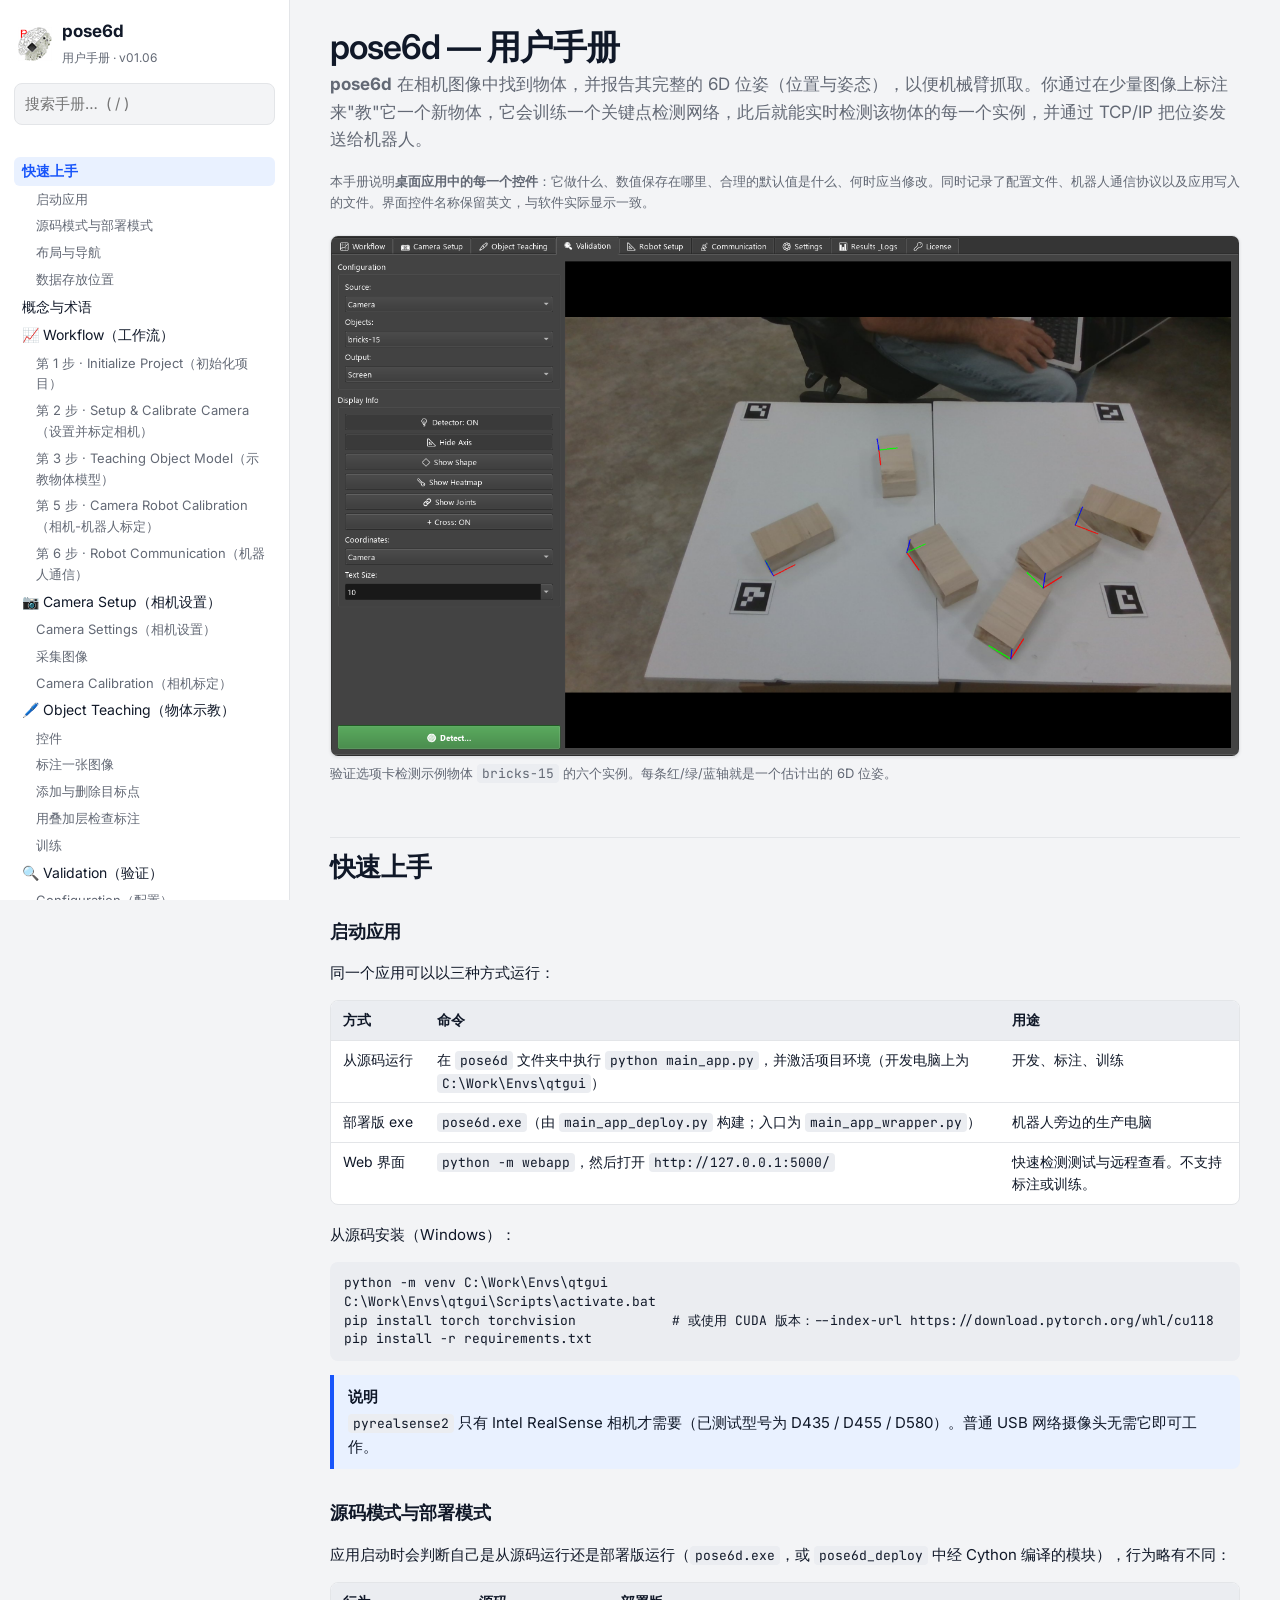
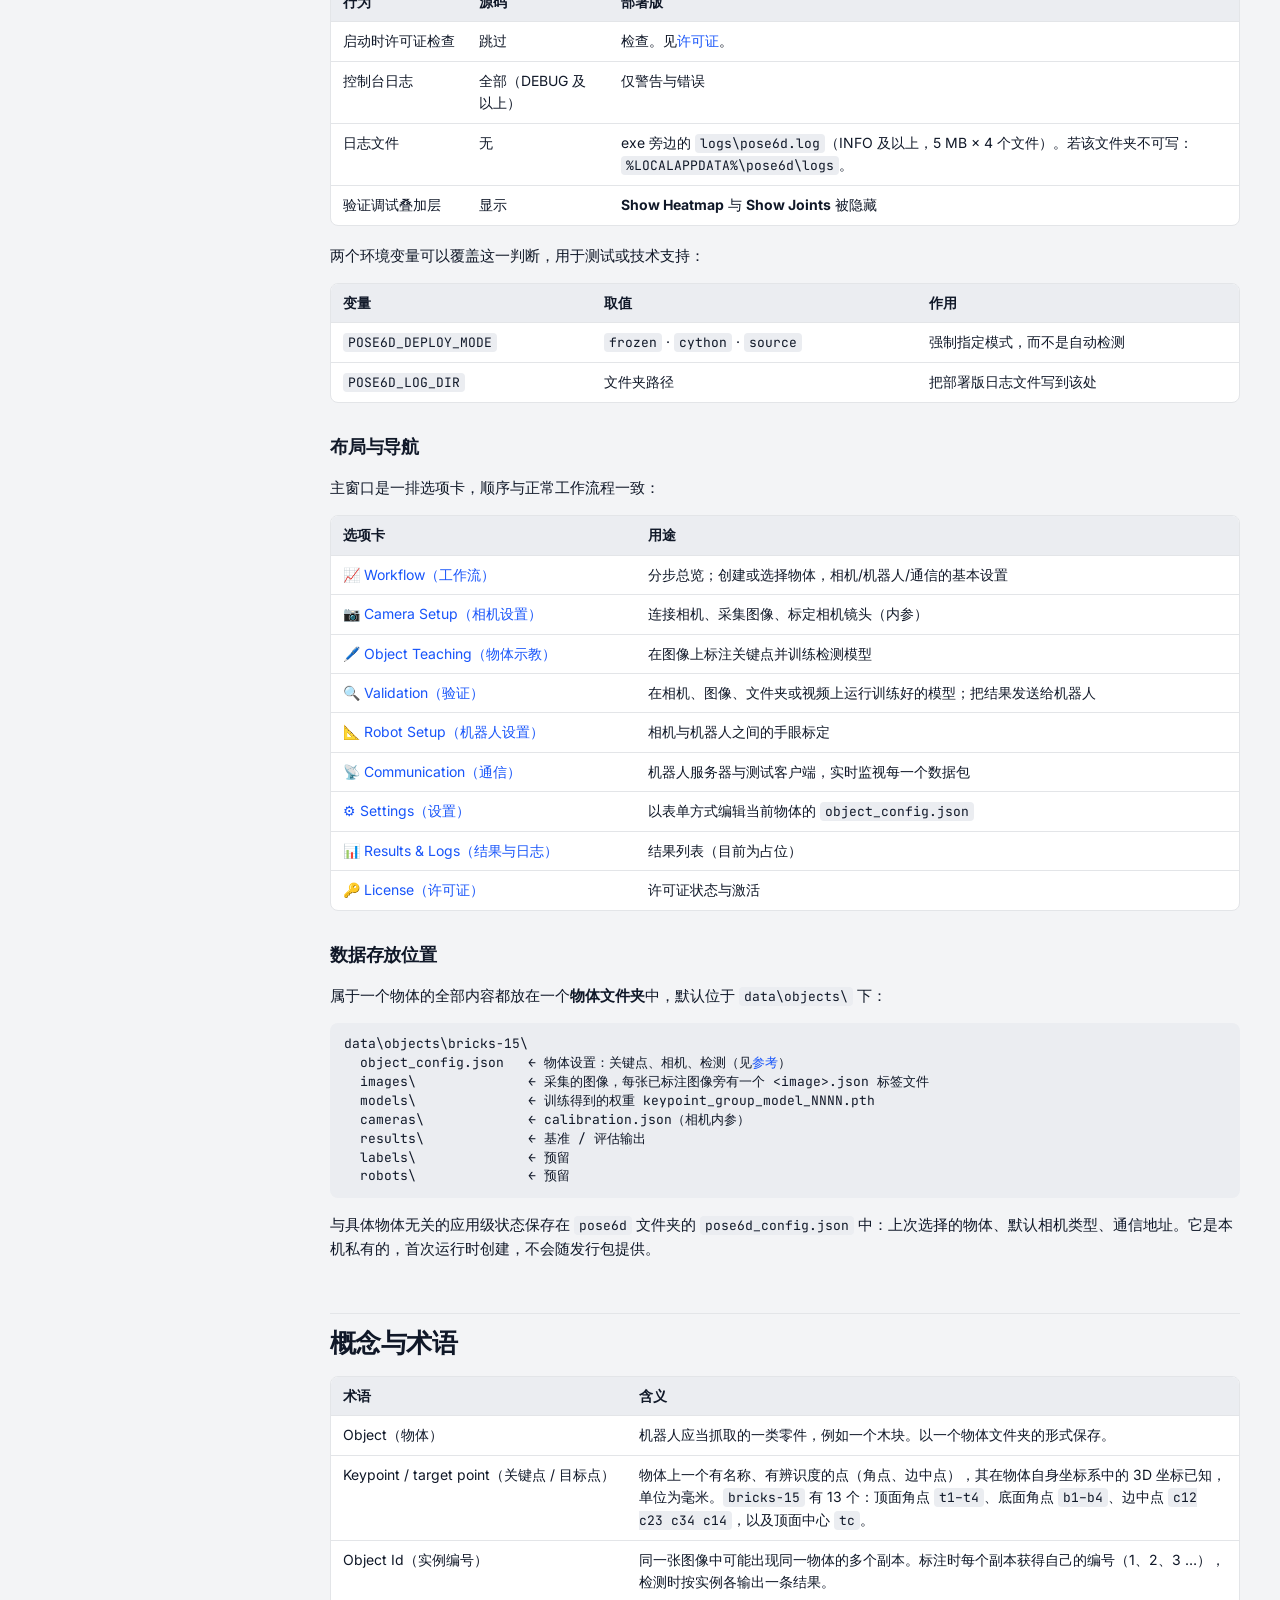
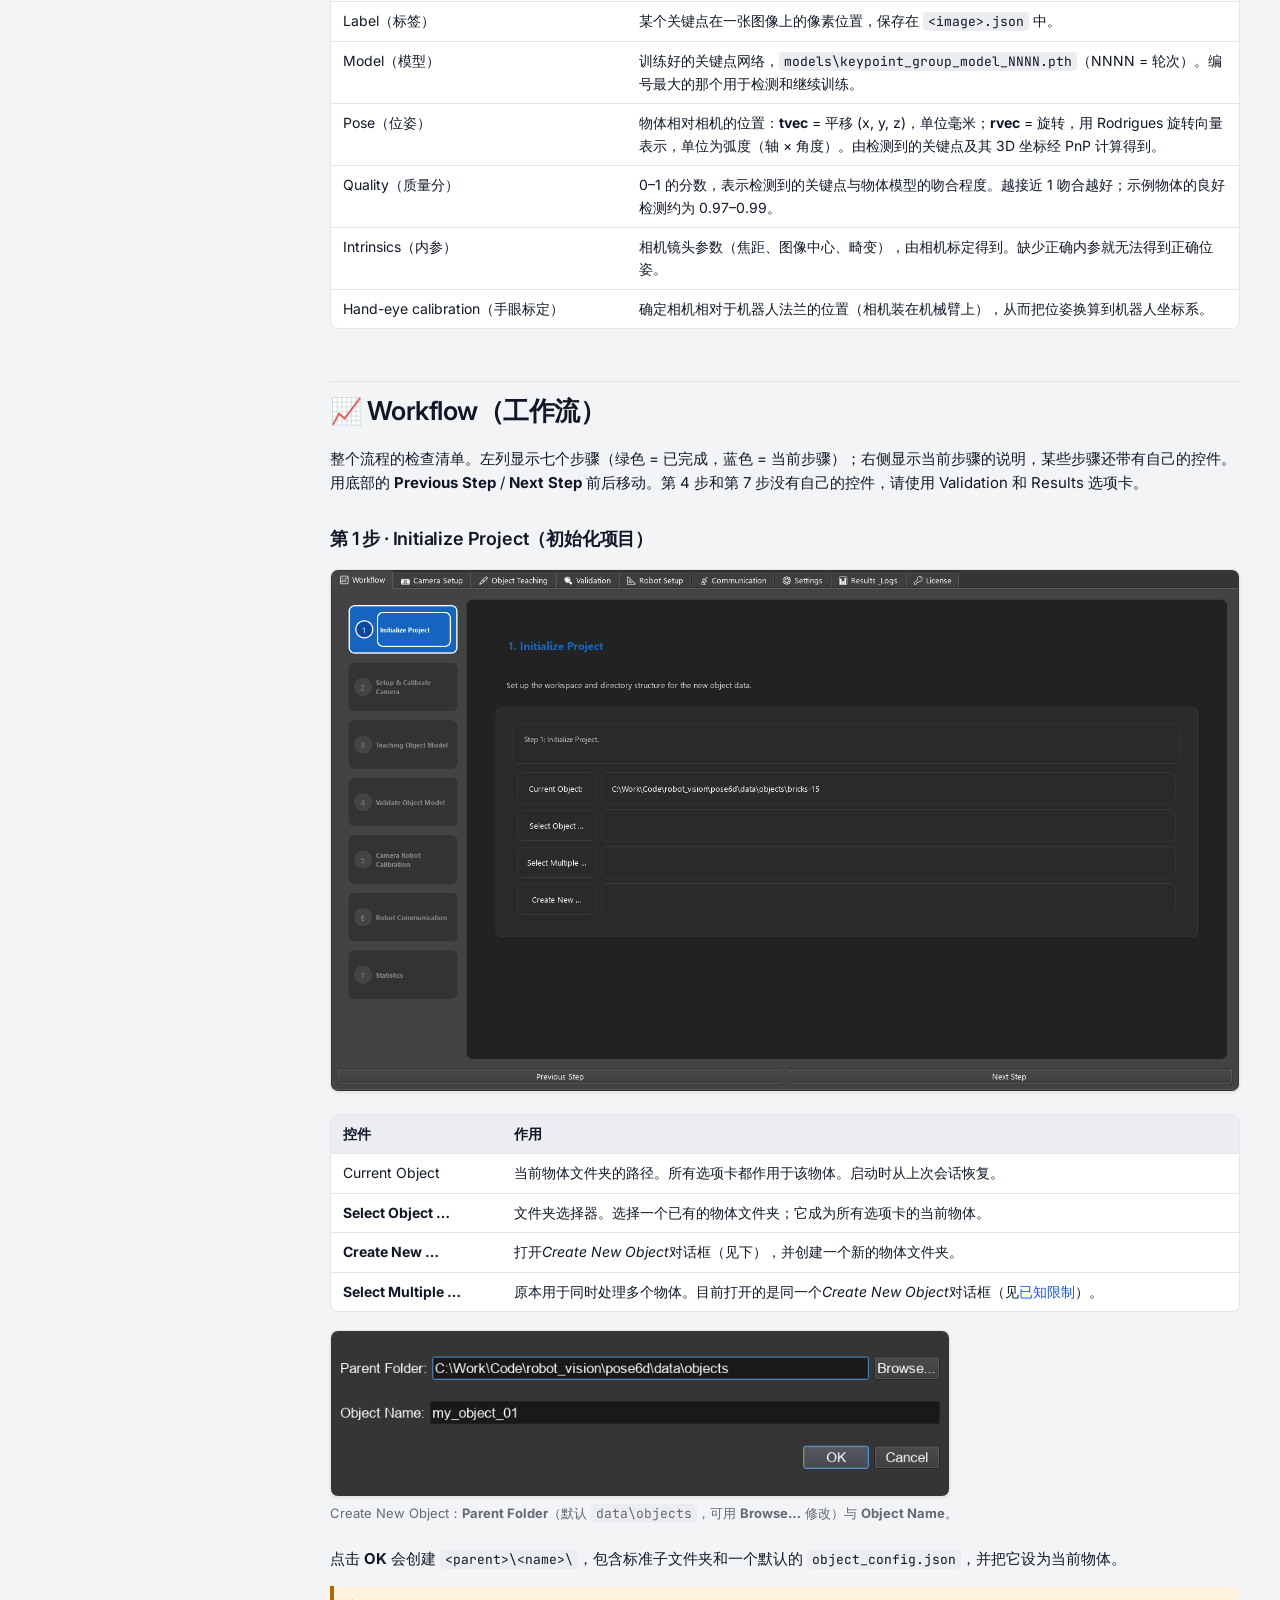
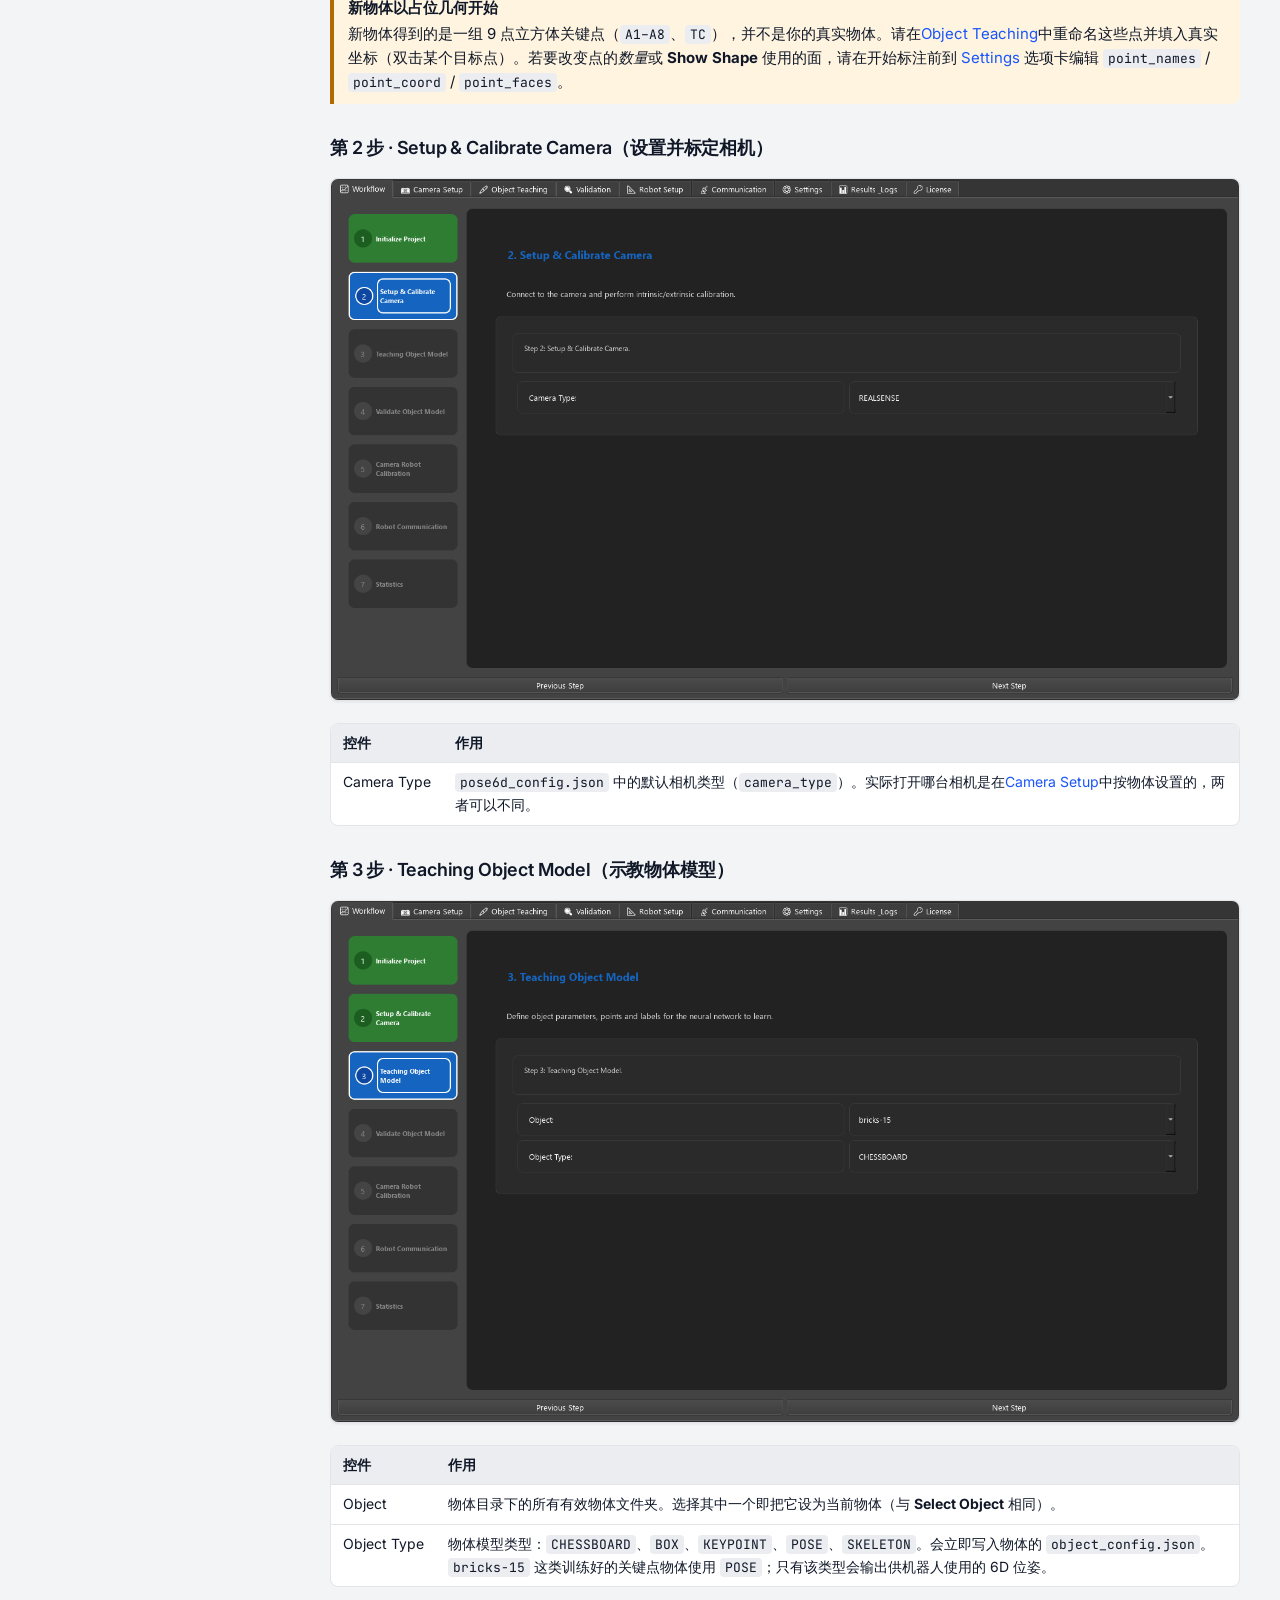
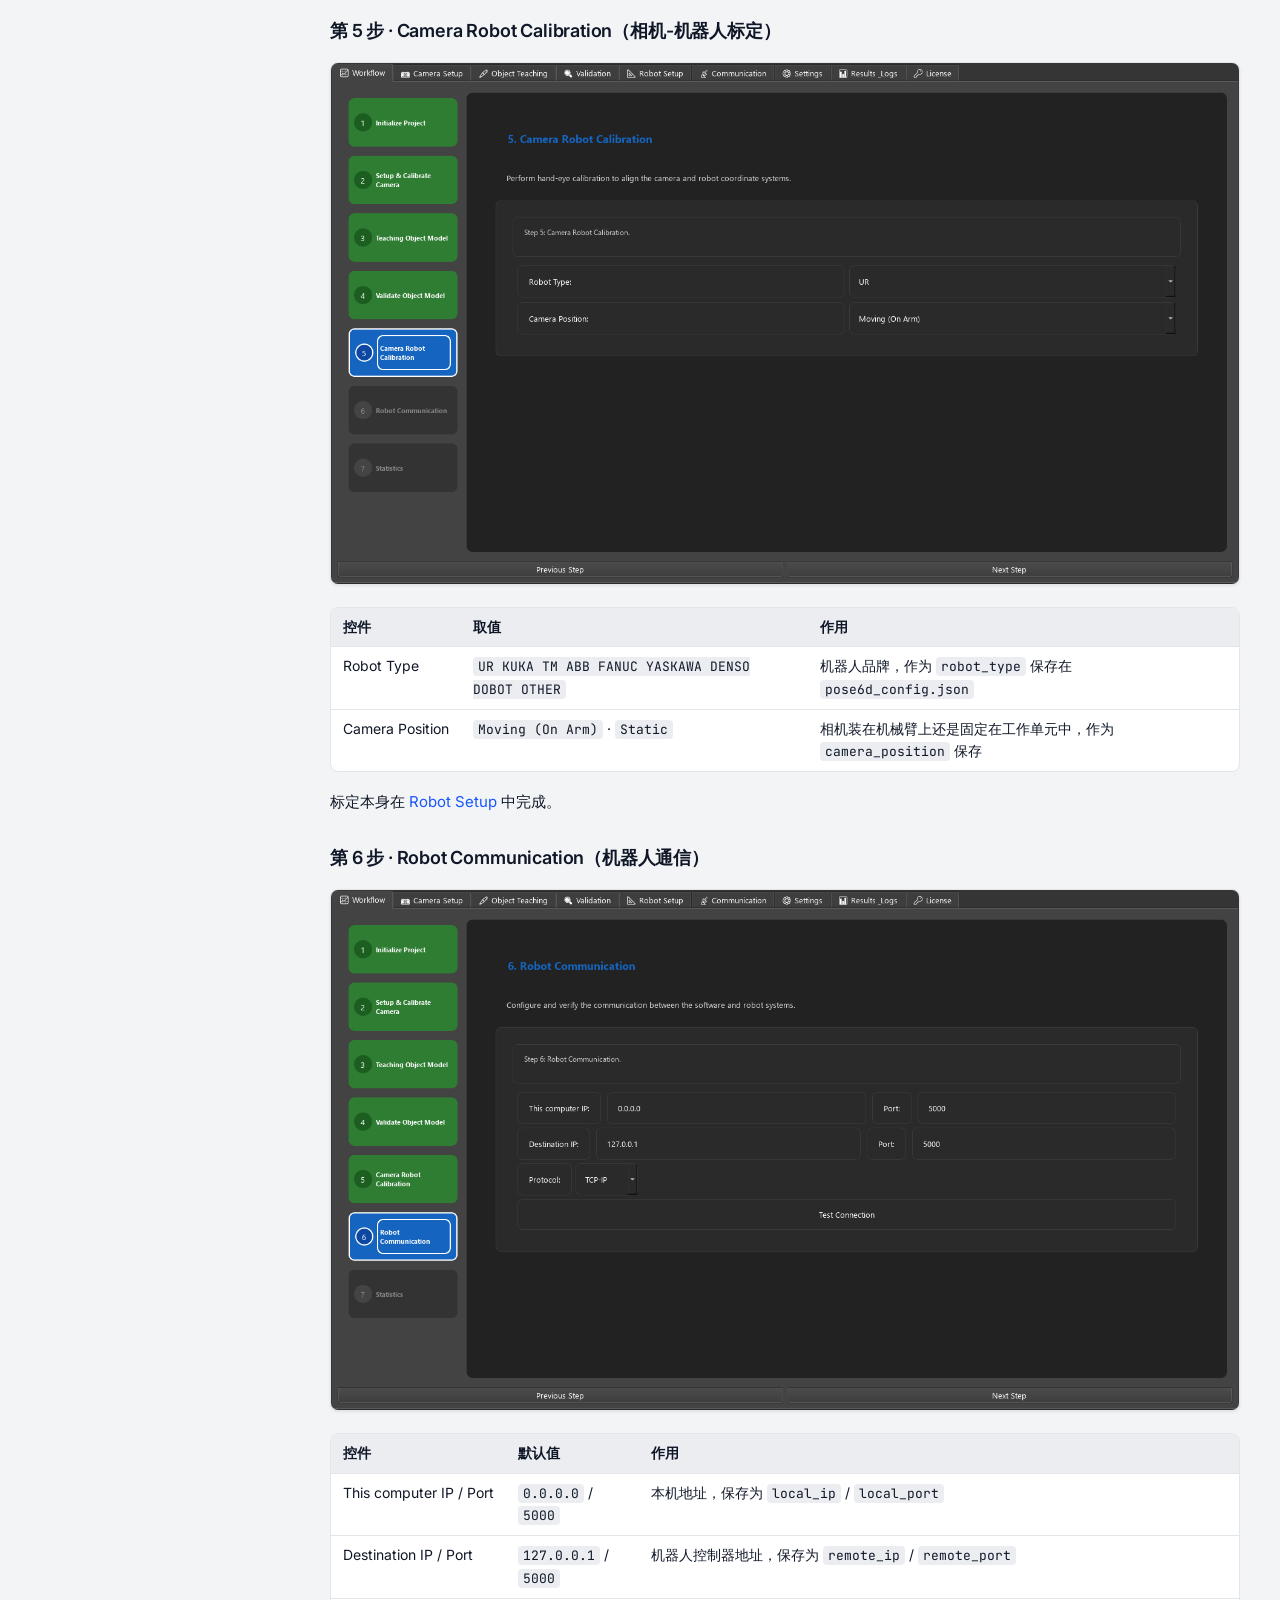
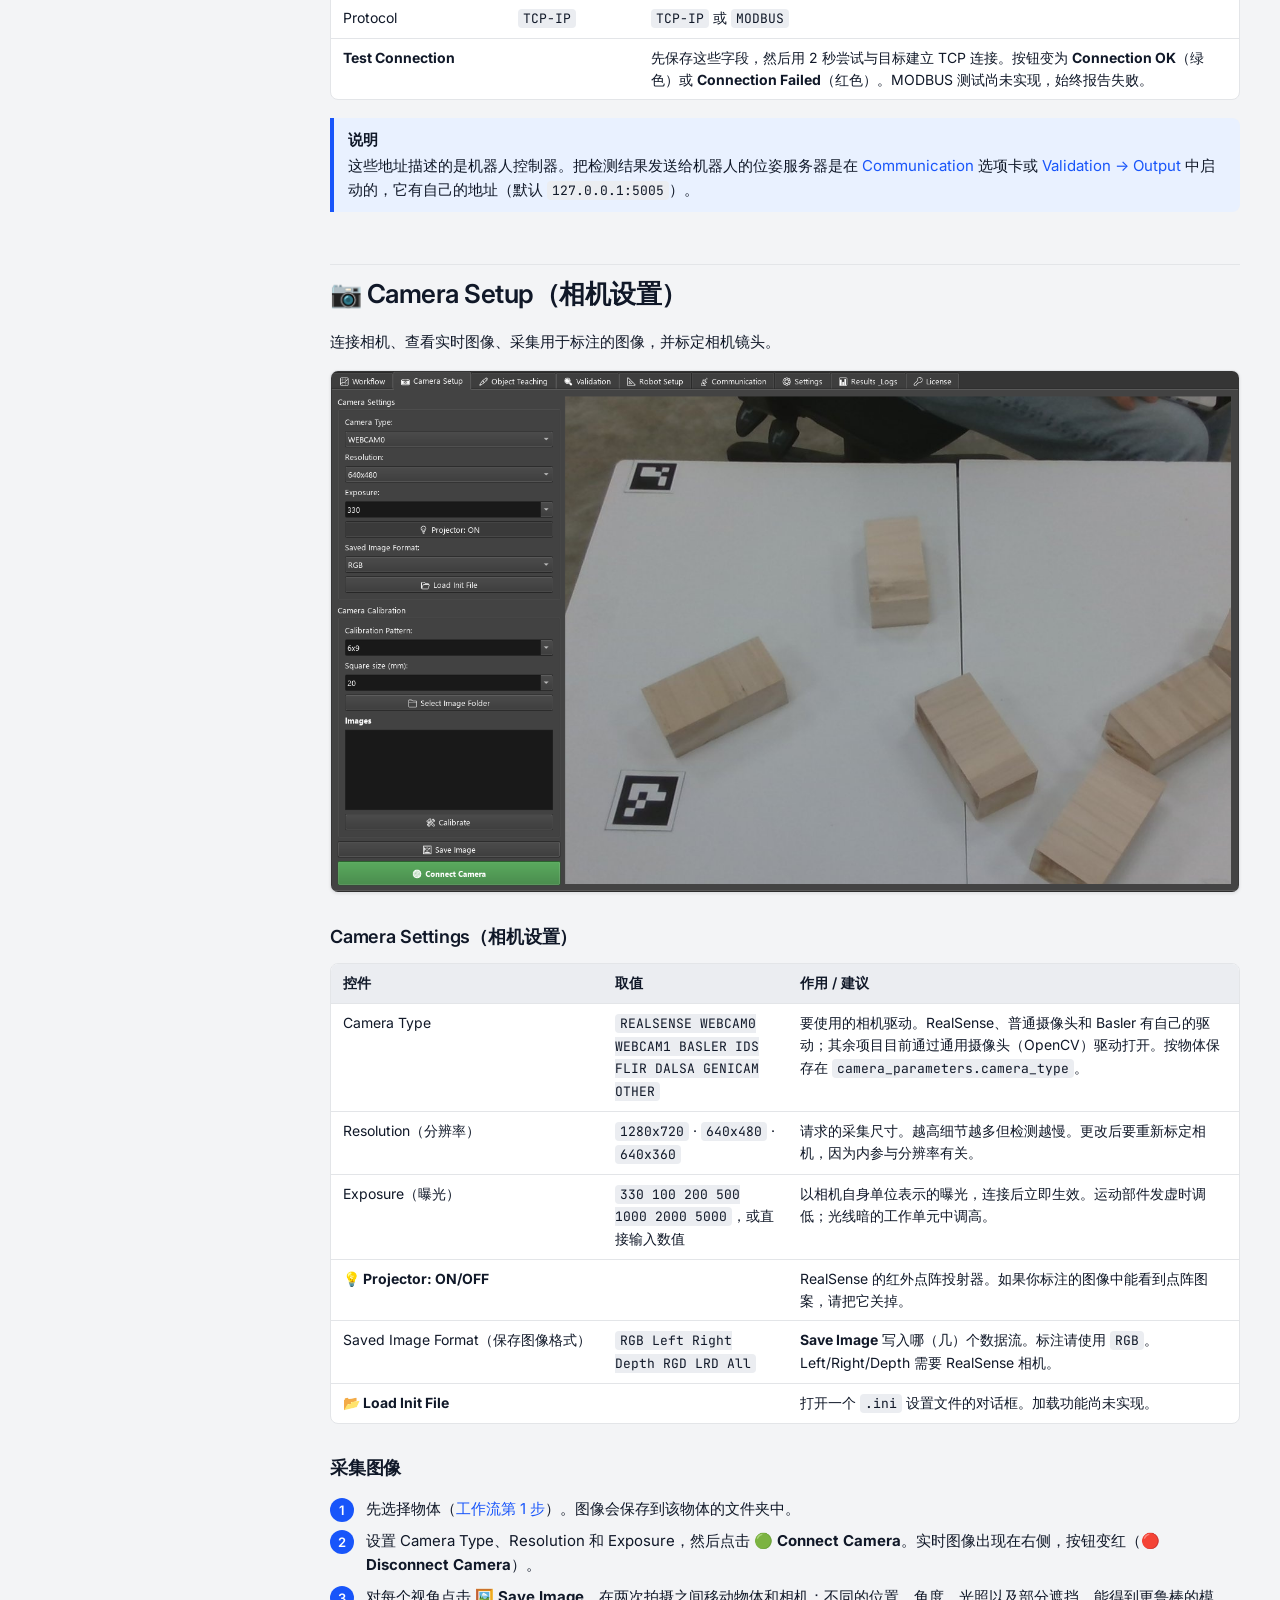
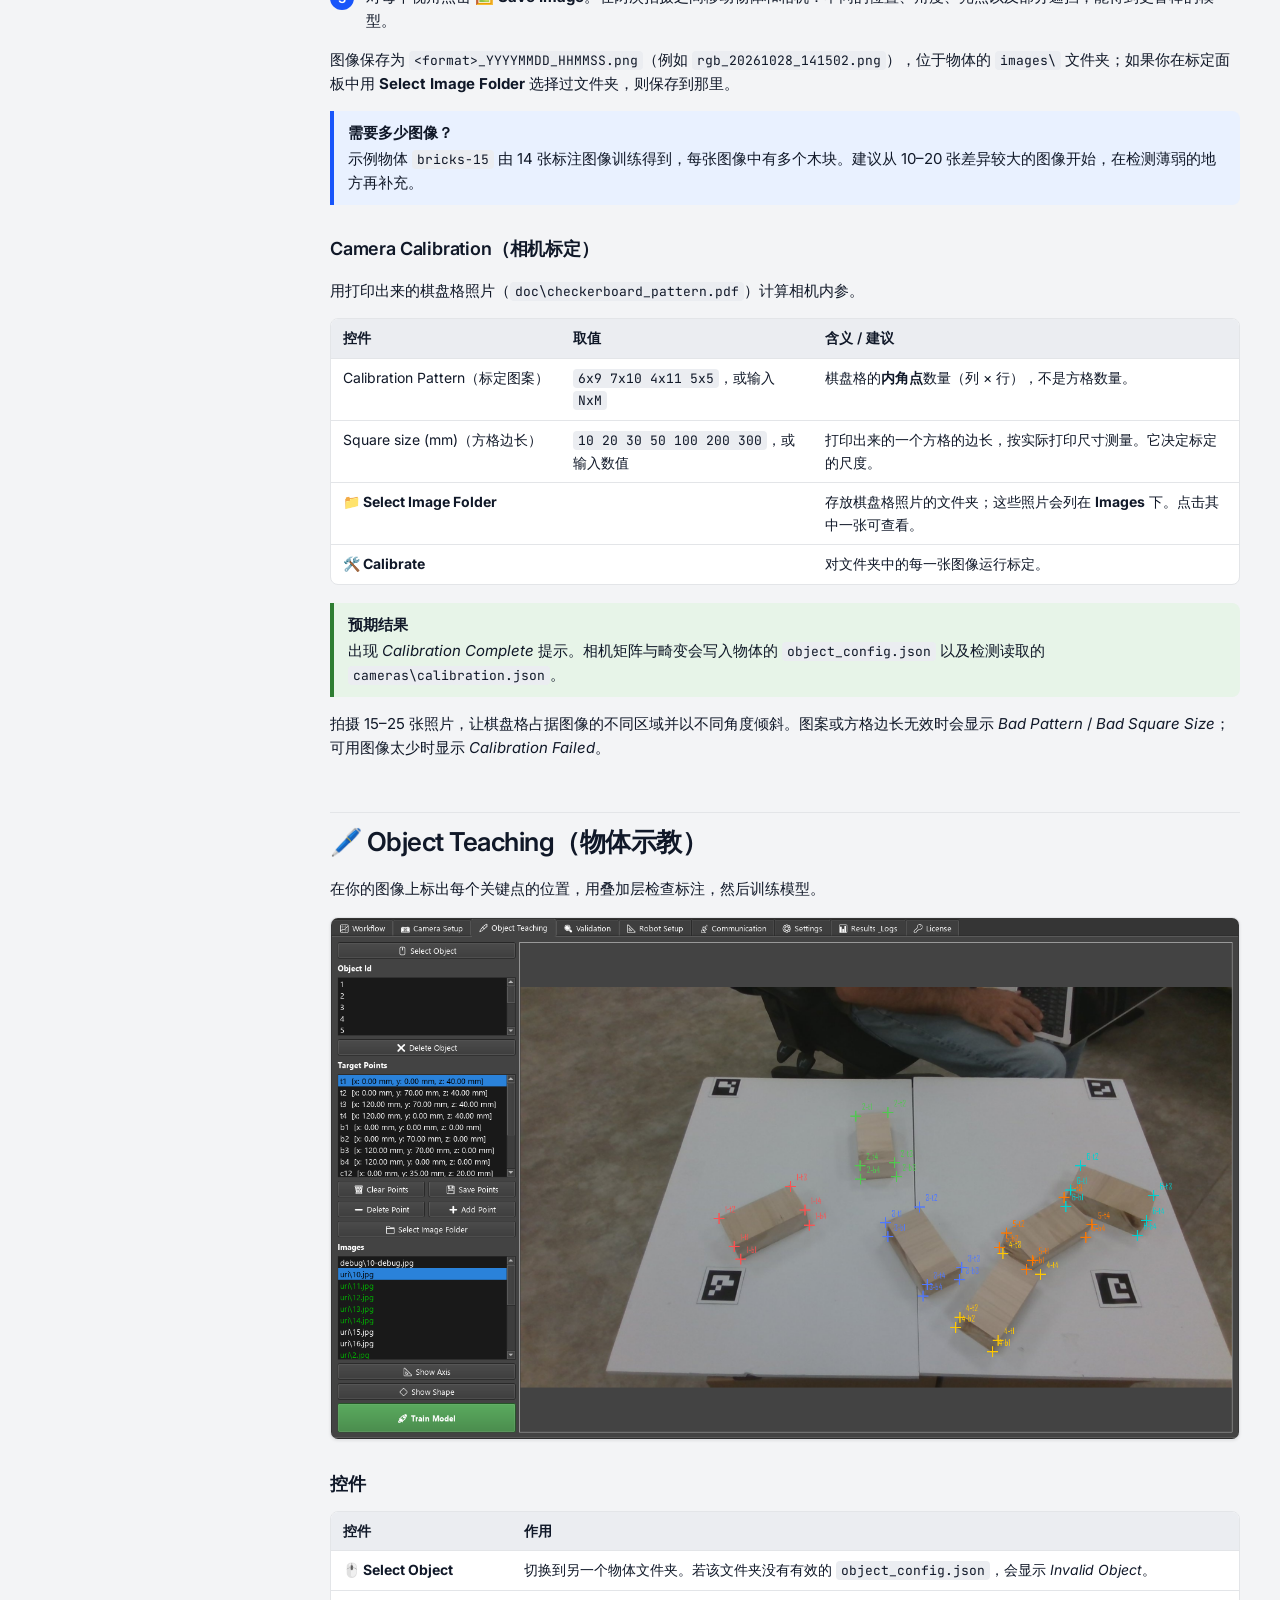
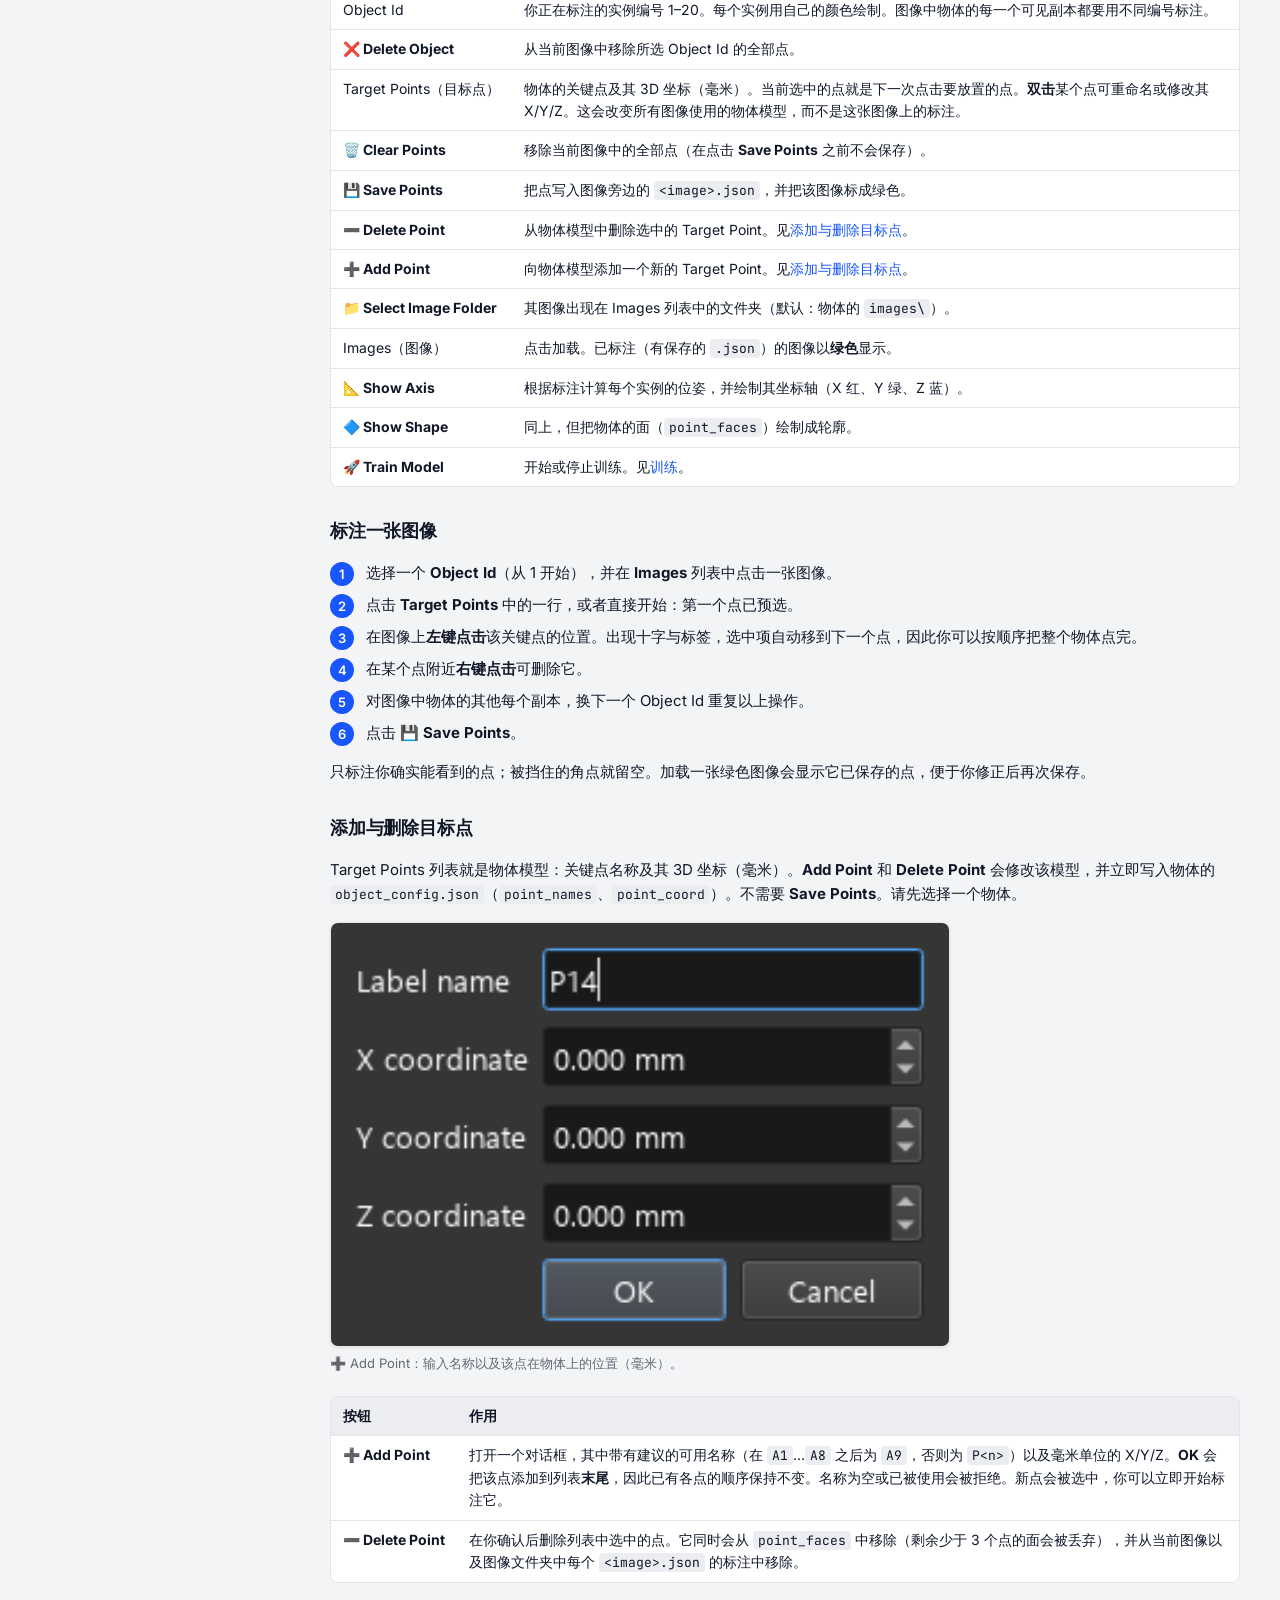
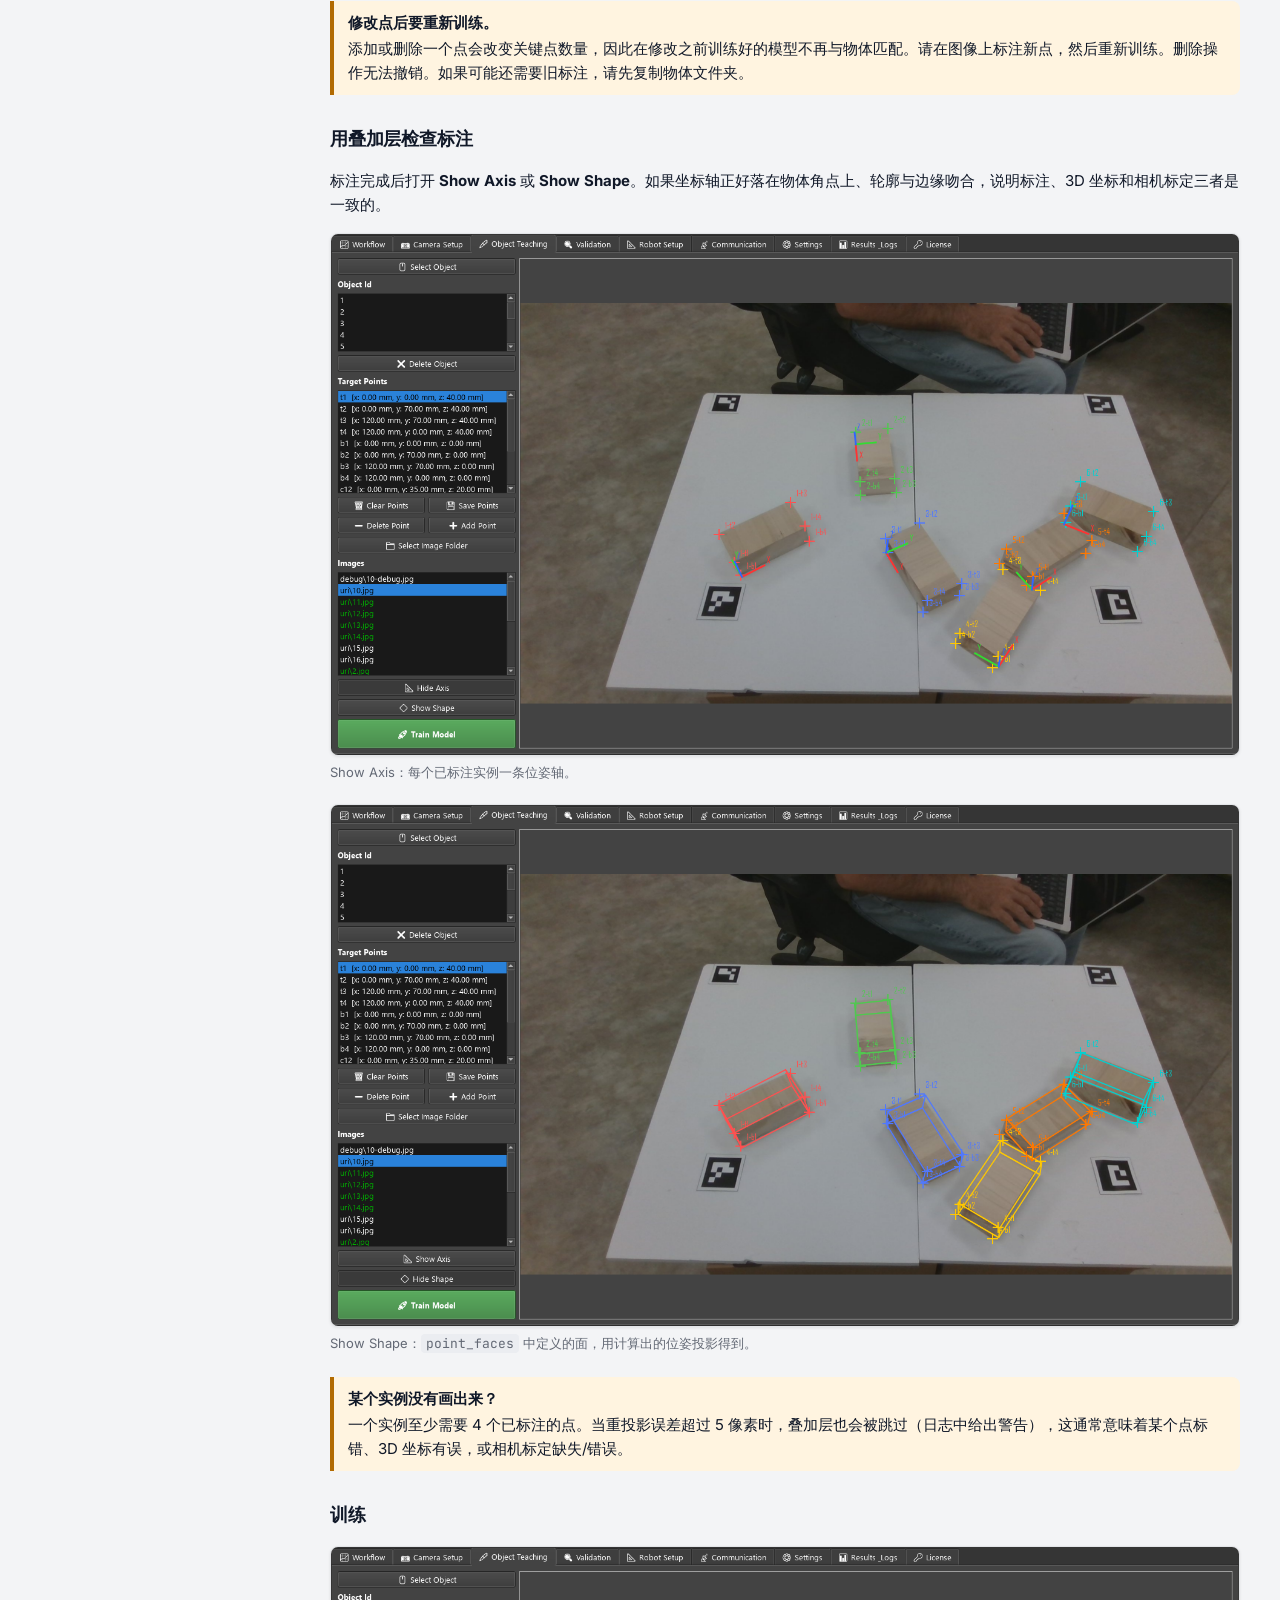
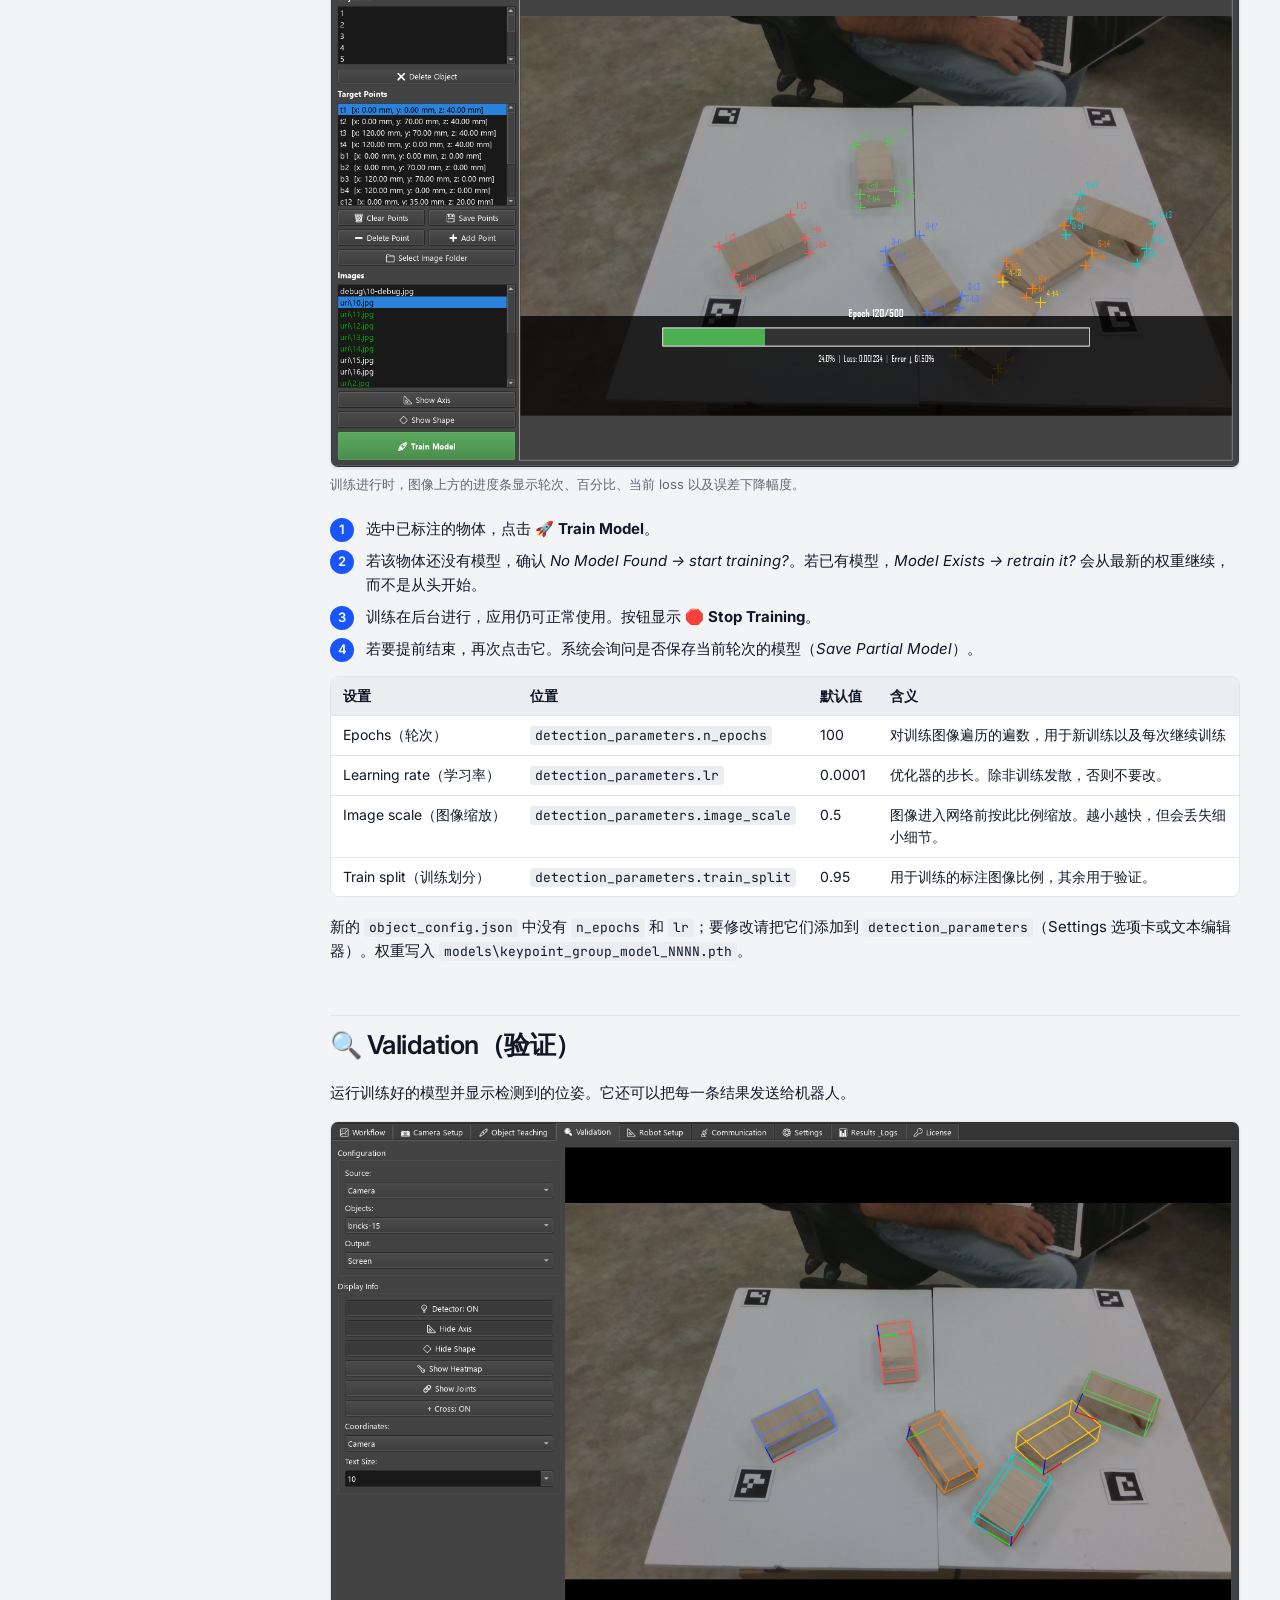
<file: public/user-guide/index.zh.html>
<!doctype html>
<html lang="zh-Hans">
<head>
<meta charset="utf-8">
<meta name="viewport" content="width=device-width, initial-scale=1">
<title>pose6d 用户手册</title>
<link rel="icon" href="img/favicon.png">
<link rel="preconnect" href="https://fonts.googleapis.com">
<link rel="preconnect" href="https://fonts.gstatic.com" crossorigin>
<link href="https://fonts.googleapis.com/css2?family=Inter:wght@400;500;600;700&family=JetBrains+Mono:wght@400;500;600&display=swap" rel="stylesheet">
<style>
:root {
  --bg: oklch(0.966 0.0027 264.54); --panel: #ffffff; --text: oklch(0.21 0.0338 264.36);
  --muted: oklch(0.52 0.02 264.36); --border: oklch(0.921 0.0042 264.54);
  --accent: oklch(0.5305 0.2515 263.9); --accent-soft: color-mix(in oklab, oklch(0.5305 0.2515 263.9) 9%, white);
  --code-bg: oklch(0.945 0.006 264.54); --note: oklch(0.5305 0.2515 263.9); --warn: #b26a00;
  --warn-soft: #fff4e0; --ok: #2e7d32; --ok-soft: #e7f4e8; --shadow: 0 1px 3px rgba(0,0,0,.08);
}
:root[data-theme="dark"] {
  --bg: #15181d; --panel: #1d2128; --text: #e3e6eb; --muted: #9aa3b0; --border: #2e343e;
  --accent: #7aa8f5; --accent-soft: #1e2d40; --code-bg: #252a33; --note: #7aa8f5; --warn: #f0b45a;
  --warn-soft: #3a2f1c; --ok: #6cc070; --ok-soft: #1f3322; --shadow: 0 1px 3px rgba(0,0,0,.4);
}
* { box-sizing: border-box; }
html { scroll-behavior: smooth; scroll-padding-top: 16px; }
body { margin: 0; background: var(--bg); color: var(--text); -webkit-font-smoothing: antialiased;
  font: 15px/1.6 "Inter", ui-sans-serif, system-ui, -apple-system, sans-serif; }
a { color: var(--accent); text-decoration: none; }
a:hover { text-decoration: underline; }
code, pre, kbd { font-family: "JetBrains Mono", ui-monospace, SFMono-Regular, Menlo, monospace; font-size: 13px; }
code { background: var(--code-bg); padding: 1px 5px; border-radius: 4px; }
pre { background: var(--code-bg); padding: 12px 14px; border-radius: 8px; overflow-x: auto; line-height: 1.45; }
pre code { background: none; padding: 0; }
kbd { border: 1px solid var(--border); border-bottom-width: 2px; border-radius: 4px; padding: 0 5px; background: var(--panel); }

/* layout */
.layout { display: flex; min-height: 100vh; }
.sidebar { position: sticky; top: 0; height: 100vh; width: 290px; flex: 0 0 290px; overflow-y: auto;
  background: var(--panel); border-right: 1px solid var(--border); padding: 18px 14px 40px; }
.brand { display: flex; align-items: center; gap: 10px; margin: 0 4px 14px; }
.brand img { width: 34px; height: 34px; }
.brand b { font-size: 17px; display: block; }
.brand span { font-size: 12px; color: var(--muted); }
.search { width: 100%; padding: 8px 10px; border: 1px solid var(--border); border-radius: 8px;
  background: var(--bg); color: var(--text); font: inherit; margin-bottom: 6px; }
.search-info { font-size: 12px; color: var(--muted); min-height: 18px; margin: 0 4px 8px; }
.toc { list-style: none; margin: 0; padding: 0; font-size: 14px; }
.toc ul { list-style: none; margin: 0; padding: 0 0 0 14px; }
.toc a { display: block; padding: 3px 8px; border-radius: 6px; color: var(--text); }
.toc ul a { color: var(--muted); font-size: 13px; }
.toc a:hover { background: var(--accent-soft); text-decoration: none; }
.toc a.active { background: var(--accent-soft); color: var(--accent); font-weight: 600; }
.toc li.hidden { display: none; }
.theme-btn { margin-top: 18px; width: 100%; padding: 7px; border: 1px solid var(--border); border-radius: 8px;
  background: var(--bg); color: var(--text); cursor: pointer; font: inherit; font-size: 13px; }
main { flex: 1; min-width: 0; padding: 28px 40px 80px; }
.content { max-width: 1040px; margin: 0 auto; }
.menu-btn { display: none; }

/* text */
h1 { font-size: 34px; line-height: 1.1; margin: 0 0 6px; font-weight: 600; letter-spacing: -0.03em; }
h2 { font-size: 26px; margin: 52px 0 12px; padding-top: 8px; border-top: 1px solid var(--border); font-weight: 600; letter-spacing: -0.02em; }
h3 { font-size: 18px; margin: 30px 0 8px; font-weight: 600; letter-spacing: -0.01em; }
h4 { font-size: 15px; margin: 20px 0 6px; font-weight: 600; }
h2 .anchor, h3 .anchor { opacity: 0; margin-left: 6px; font-weight: 400; }
h2:hover .anchor, h3:hover .anchor { opacity: .6; }
.lead { font-size: 17px; color: var(--muted); margin: 0 0 18px; }
.meta { font-size: 13px; color: var(--muted); margin-bottom: 22px; }

/* tables */
.table-wrap { overflow-x: auto; margin: 12px 0 18px; border: 1px solid var(--border); border-radius: 8px; background: var(--panel); }
table { border-collapse: collapse; width: 100%; font-size: 14px; }
th, td { text-align: left; vertical-align: top; padding: 8px 12px; border-bottom: 1px solid var(--border); }
th { background: var(--code-bg); font-weight: 600; white-space: nowrap; }
tr:last-child td { border-bottom: none; }
td:first-child { white-space: nowrap; }
td.wrap { white-space: normal; }

/* callouts */
.callout { border-left: 4px solid var(--note); background: var(--accent-soft); padding: 10px 14px; border-radius: 0 8px 8px 0; margin: 14px 0; }
.callout.warn { border-color: var(--warn); background: var(--warn-soft); }
.callout.ok { border-color: var(--ok); background: var(--ok-soft); }
.callout > b:first-child { display: block; margin-bottom: 2px; }

/* figures */
figure { margin: 16px 0 22px; }
figure img { width: 100%; height: auto; display: block; border: 1px solid var(--border); border-radius: 8px;
  box-shadow: var(--shadow); cursor: zoom-in; background: #2b2b2b; }
figure.small img { max-width: 620px; }
figcaption { font-size: 13px; color: var(--muted); margin-top: 6px; }
.lightbox { position: fixed; inset: 0; background: rgba(0,0,0,.85); display: none; align-items: center;
  justify-content: center; z-index: 50; cursor: zoom-out; padding: 20px; }
.lightbox.open { display: flex; }
.lightbox img { max-width: 100%; max-height: 100%; border-radius: 6px; }

.cards { display: grid; grid-template-columns: repeat(auto-fit, minmax(210px, 1fr)); gap: 12px; margin: 14px 0; }
.card { background: var(--panel); border: 1px solid var(--border); border-radius: 10px; padding: 12px 14px; }
.card b { display: block; margin-bottom: 4px; }
.card span { font-size: 13px; color: var(--muted); }
.steps { counter-reset: s; padding-left: 0; list-style: none; }
.steps > li { counter-increment: s; position: relative; padding-left: 36px; margin: 8px 0; }
.steps > li::before { content: counter(s); position: absolute; left: 0; top: 1px; width: 24px; height: 24px;
  border-radius: 50%; background: var(--accent); color: #fff; font-size: 13px; font-weight: 600;
  display: flex; align-items: center; justify-content: center; }
mark { background: #ffe36e; color: #000; border-radius: 2px; }

@media (max-width: 900px) {
  .layout { display: block; }
  .sidebar { position: fixed; z-index: 40; left: 0; top: 0; transform: translateX(-100%); transition: transform .2s; box-shadow: var(--shadow); }
  .sidebar.open { transform: none; }
  main { padding: 16px 16px 60px; }
  .menu-btn { display: inline-block; position: sticky; top: 8px; z-index: 30; margin-bottom: 10px; padding: 6px 12px;
    border: 1px solid var(--border); border-radius: 8px; background: var(--panel); color: var(--text); font: inherit; }
  h1 { font-size: 26px; }
  td:first-child { white-space: normal; }
}
</style>
</head>
<body>
<div class="layout">
<nav class="sidebar" id="sidebar" aria-label="目录">
  <div class="brand"><img src="img/favicon.png" alt=""><div><b>pose6d</b><span>用户手册 · v01.06</span></div></div>
  <input class="search" id="search" type="search" placeholder="搜索手册…  ( / )" aria-label="搜索">
  <div class="search-info" id="search-info"></div>
  <ul class="toc" id="toc"></ul>
  <button class="theme-btn" id="theme-btn" type="button">切换浅色 / 深色</button>
</nav>

<main>
<button class="menu-btn" id="menu-btn" type="button">☰ 目录</button>
<div class="content" id="content">

<h1>pose6d — 用户手册</h1>
<p class="lead"><b>pose6d</b> 在相机图像中找到物体，并报告其完整的 6D 位姿（位置与姿态），以便机械臂抓取。你通过在少量图像上标注来"教"它一个新物体，它会训练一个关键点检测网络，此后就能实时检测该物体的每一个实例，并通过 TCP/IP 把位姿发送给机器人。</p>
<p class="meta">本手册说明<b>桌面应用中的每一个控件</b>：它做什么、数值保存在哪里、合理的默认值是什么、何时应当修改。同时记录了配置文件、机器人通信协议以及应用写入的文件。界面控件名称保留英文，与软件实际显示一致。</p>

<figure>
  <img src="img/validation-axis.png" alt="验证选项卡：六个木块，每个原点处画有红/绿/蓝位姿轴">
  <figcaption>验证选项卡检测示例物体 <code>bricks-15</code> 的六个实例。每条红/绿/蓝轴就是一个估计出的 6D 位姿。</figcaption>
</figure>

<!-- ============================================================ -->
<h2 id="getting-started">快速上手</h2>

<h3 id="launching">启动应用</h3>
<p>同一个应用可以以三种方式运行：</p>
<div class="table-wrap"><table>
<tr><th>方式</th><th>命令</th><th>用途</th></tr>
<tr><td>从源码运行</td><td class="wrap">在 <code>pose6d</code> 文件夹中执行 <code>python main_app.py</code>，并激活项目环境（开发电脑上为 <code>C:\Work\Envs\qtgui</code>）</td><td class="wrap">开发、标注、训练</td></tr>
<tr><td>部署版 exe</td><td class="wrap"><code>pose6d.exe</code>（由 <code>main_app_deploy.py</code> 构建；入口为 <code>main_app_wrapper.py</code>）</td><td class="wrap">机器人旁边的生产电脑</td></tr>
<tr><td>Web 界面</td><td class="wrap"><code>python -m webapp</code>，然后打开 <code>http://127.0.0.1:5000/</code></td><td class="wrap">快速检测测试与远程查看。不支持标注或训练。</td></tr>
</table></div>

<p>从源码安装（Windows）：</p>
<pre><code>python -m venv C:\Work\Envs\qtgui
C:\Work\Envs\qtgui\Scripts\activate.bat
pip install torch torchvision            # 或使用 CUDA 版本：--index-url https://download.pytorch.org/whl/cu118
pip install -r requirements.txt</code></pre>
<div class="callout"><b>说明</b><code>pyrealsense2</code> 只有 Intel RealSense 相机才需要（已测试型号为 D435 / D455 / D580）。普通 USB 网络摄像头无需它即可工作。</div>

<h3 id="source-vs-deployed">源码模式与部署模式</h3>
<p>应用启动时会判断自己是从源码运行还是部署版运行（<code>pose6d.exe</code>，或 <code>pose6d_deploy</code> 中经 Cython 编译的模块），行为略有不同：</p>
<div class="table-wrap"><table>
<tr><th>行为</th><th>源码</th><th>部署版</th></tr>
<tr><td>启动时许可证检查</td><td>跳过</td><td class="wrap">检查。见<a href="#license">许可证</a>。</td></tr>
<tr><td>控制台日志</td><td>全部（DEBUG 及以上）</td><td>仅警告与错误</td></tr>
<tr><td>日志文件</td><td>无</td><td class="wrap">exe 旁边的 <code>logs\pose6d.log</code>（INFO 及以上，5 MB × 4 个文件）。若该文件夹不可写：<code>%LOCALAPPDATA%\pose6d\logs</code>。</td></tr>
<tr><td>验证调试叠加层</td><td>显示</td><td class="wrap"><b>Show Heatmap</b> 与 <b>Show Joints</b> 被隐藏</td></tr>
</table></div>
<p>两个环境变量可以覆盖这一判断，用于测试或技术支持：</p>
<div class="table-wrap"><table>
<tr><th>变量</th><th>取值</th><th>作用</th></tr>
<tr><td><code>POSE6D_DEPLOY_MODE</code></td><td><code>frozen</code> · <code>cython</code> · <code>source</code></td><td class="wrap">强制指定模式，而不是自动检测</td></tr>
<tr><td><code>POSE6D_LOG_DIR</code></td><td>文件夹路径</td><td class="wrap">把部署版日志文件写到该处</td></tr>
</table></div>

<h3 id="layout">布局与导航</h3>
<p>主窗口是一排选项卡，顺序与正常工作流程一致：</p>
<div class="table-wrap"><table>
<tr><th>选项卡</th><th>用途</th></tr>
<tr><td><a href="#workflow">📈 Workflow（工作流）</a></td><td class="wrap">分步总览；创建或选择物体，相机/机器人/通信的基本设置</td></tr>
<tr><td><a href="#camera-setup">📷 Camera Setup（相机设置）</a></td><td class="wrap">连接相机、采集图像、标定相机镜头（内参）</td></tr>
<tr><td><a href="#object-teaching">🖊️ Object Teaching（物体示教）</a></td><td class="wrap">在图像上标注关键点并训练检测模型</td></tr>
<tr><td><a href="#validation">🔍 Validation（验证）</a></td><td class="wrap">在相机、图像、文件夹或视频上运行训练好的模型；把结果发送给机器人</td></tr>
<tr><td><a href="#robot-setup">📐 Robot Setup（机器人设置）</a></td><td class="wrap">相机与机器人之间的手眼标定</td></tr>
<tr><td><a href="#communication">📡 Communication（通信）</a></td><td class="wrap">机器人服务器与测试客户端，实时监视每一个数据包</td></tr>
<tr><td><a href="#settings">⚙️ Settings（设置）</a></td><td class="wrap">以表单方式编辑当前物体的 <code>object_config.json</code></td></tr>
<tr><td><a href="#results">📊 Results &amp; Logs（结果与日志）</a></td><td class="wrap">结果列表（目前为占位）</td></tr>
<tr><td><a href="#license">🔑 License（许可证）</a></td><td class="wrap">许可证状态与激活</td></tr>
</table></div>

<h3 id="data-folders">数据存放位置</h3>
<p>属于一个物体的全部内容都放在一个<b>物体文件夹</b>中，默认位于 <code>data\objects\</code> 下：</p>
<pre><code>data\objects\bricks-15\
  object_config.json   ← 物体设置：关键点、相机、检测（见<a href="#config-reference">参考</a>）
  images\              ← 采集的图像，每张已标注图像旁有一个 &lt;image&gt;.json 标签文件
  models\              ← 训练得到的权重 keypoint_group_model_NNNN.pth
  cameras\             ← calibration.json（相机内参）
  results\             ← 基准 / 评估输出
  labels\              ← 预留
  robots\              ← 预留</code></pre>
<p>与具体物体无关的应用级状态保存在 <code>pose6d</code> 文件夹的 <code>pose6d_config.json</code> 中：上次选择的物体、默认相机类型、通信地址。它是本机私有的，首次运行时创建，不会随发行包提供。</p>

<!-- ============================================================ -->
<h2 id="concepts">概念与术语</h2>
<div class="table-wrap"><table>
<tr><th>术语</th><th>含义</th></tr>
<tr><td>Object（物体）</td><td class="wrap">机器人应当抓取的一类零件，例如一个木块。以一个物体文件夹的形式保存。</td></tr>
<tr><td>Keypoint / target point（关键点 / 目标点）</td><td class="wrap">物体上一个有名称、有辨识度的点（角点、边中点），其在物体自身坐标系中的 3D 坐标已知，单位为毫米。<code>bricks-15</code> 有 13 个：顶面角点 <code>t1–t4</code>、底面角点 <code>b1–b4</code>、边中点 <code>c12 c23 c34 c14</code>，以及顶面中心 <code>tc</code>。</td></tr>
<tr><td>Object Id（实例编号）</td><td class="wrap">同一张图像中可能出现同一物体的多个副本。标注时每个副本获得自己的编号（1、2、3 …），检测时按实例各输出一条结果。</td></tr>
<tr><td>Label（标签）</td><td class="wrap">某个关键点在一张图像上的像素位置，保存在 <code>&lt;image&gt;.json</code> 中。</td></tr>
<tr><td>Model（模型）</td><td class="wrap">训练好的关键点网络，<code>models\keypoint_group_model_NNNN.pth</code>（NNNN = 轮次）。编号最大的那个用于检测和继续训练。</td></tr>
<tr><td>Pose（位姿）</td><td class="wrap">物体相对相机的位置：<b>tvec</b> = 平移 (x, y, z)，单位毫米；<b>rvec</b> = 旋转，用 Rodrigues 旋转向量表示，单位为弧度（轴 × 角度）。由检测到的关键点及其 3D 坐标经 PnP 计算得到。</td></tr>
<tr><td>Quality（质量分）</td><td class="wrap">0–1 的分数，表示检测到的关键点与物体模型的吻合程度。越接近 1 吻合越好；示例物体的良好检测约为 0.97–0.99。</td></tr>
<tr><td>Intrinsics（内参）</td><td class="wrap">相机镜头参数（焦距、图像中心、畸变），由相机标定得到。缺少正确内参就无法得到正确位姿。</td></tr>
<tr><td>Hand-eye calibration（手眼标定）</td><td class="wrap">确定相机相对于机器人法兰的位置（相机装在机械臂上），从而把位姿换算到机器人坐标系。</td></tr>
</table></div>

<!-- ============================================================ -->
<h2 id="workflow">📈 Workflow（工作流）</h2>
<p>整个流程的检查清单。左列显示七个步骤（绿色 = 已完成，蓝色 = 当前步骤）；右侧显示当前步骤的说明，某些步骤还带有自己的控件。用底部的 <b>Previous Step</b> / <b>Next Step</b> 前后移动。第 4 步和第 7 步没有自己的控件，请使用 Validation 和 Results 选项卡。</p>

<h3 id="wf-init">第 1 步 · Initialize Project（初始化项目）</h3>
<figure><img src="img/workflow-1-init.png" alt="工作流第 1 步：Current Object 路径，以及 Select Object、Select Multiple、Create New 按钮"></figure>
<div class="table-wrap"><table>
<tr><th>控件</th><th>作用</th></tr>
<tr><td>Current Object</td><td class="wrap">当前物体文件夹的路径。所有选项卡都作用于该物体。启动时从上次会话恢复。</td></tr>
<tr><td><b>Select Object …</b></td><td class="wrap">文件夹选择器。选择一个已有的物体文件夹；它成为所有选项卡的当前物体。</td></tr>
<tr><td><b>Create New …</b></td><td class="wrap">打开<i>Create New Object</i>对话框（见下），并创建一个新的物体文件夹。</td></tr>
<tr><td><b>Select Multiple …</b></td><td class="wrap">原本用于同时处理多个物体。目前打开的是同一个<i>Create New Object</i>对话框（见<a href="#known-limitations">已知限制</a>）。</td></tr>
</table></div>
<figure class="small"><img src="img/dialog-new-object.png" alt="Create New Object 对话框，含 Parent Folder 与 Object Name">
<figcaption>Create New Object：<b>Parent Folder</b>（默认 <code>data\objects</code>，可用 <b>Browse…</b> 修改）与 <b>Object Name</b>。</figcaption></figure>
<p>点击 <b>OK</b> 会创建 <code>&lt;parent&gt;\&lt;name&gt;\</code>，包含标准子文件夹和一个默认的
<code>object_config.json</code>，并把它设为当前物体。</p>
<div class="callout warn"><b>新物体以占位几何开始</b>新物体得到的是一组 9 点立方体关键点（<code>A1–A8</code>、<code>TC</code>），并不是你的真实物体。请在<a href="#object-teaching">Object Teaching</a>中重命名这些点并填入真实坐标（双击某个目标点）。若要改变点的<i>数量</i>或 <b>Show Shape</b> 使用的面，请在开始标注前到 <a href="#settings">Settings</a> 选项卡编辑 <code>point_names</code> / <code>point_coord</code> / <code>point_faces</code>。</div>

<h3 id="wf-camera">第 2 步 · Setup &amp; Calibrate Camera（设置并标定相机）</h3>
<figure><img src="img/workflow-2-camera.png" alt="工作流第 2 步：Camera Type 下拉框"></figure>
<div class="table-wrap"><table>
<tr><th>控件</th><th>作用</th></tr>
<tr><td>Camera Type</td><td class="wrap"><code>pose6d_config.json</code> 中的默认相机类型（<code>camera_type</code>）。实际打开哪台相机是在<a href="#camera-setup">Camera Setup</a>中按物体设置的，两者可以不同。</td></tr>
</table></div>

<h3 id="wf-object">第 3 步 · Teaching Object Model（示教物体模型）</h3>
<figure><img src="img/workflow-3-object.png" alt="工作流第 3 步：Object 与 Object Type 下拉框"></figure>
<div class="table-wrap"><table>
<tr><th>控件</th><th>作用</th></tr>
<tr><td>Object</td><td class="wrap">物体目录下的所有有效物体文件夹。选择其中一个即把它设为当前物体（与 <b>Select Object</b> 相同）。</td></tr>
<tr><td>Object Type</td><td class="wrap">物体模型类型：<code>CHESSBOARD</code>、<code>BOX</code>、<code>KEYPOINT</code>、<code>POSE</code>、<code>SKELETON</code>。会立即写入物体的 <code>object_config.json</code>。<code>bricks-15</code> 这类训练好的关键点物体使用 <code>POSE</code>；只有该类型会输出供机器人使用的 6D 位姿。</td></tr>
</table></div>

<h3 id="wf-robot">第 5 步 · Camera Robot Calibration（相机-机器人标定）</h3>
<figure><img src="img/workflow-5-robot.png" alt="工作流第 5 步：Robot Type 与 Camera Position 下拉框"></figure>
<div class="table-wrap"><table>
<tr><th>控件</th><th>取值</th><th>作用</th></tr>
<tr><td>Robot Type</td><td class="wrap"><code>UR KUKA TM ABB FANUC YASKAWA DENSO DOBOT OTHER</code></td><td class="wrap">机器人品牌，作为 <code>robot_type</code> 保存在 <code>pose6d_config.json</code></td></tr>
<tr><td>Camera Position</td><td class="wrap"><code>Moving (On Arm)</code> · <code>Static</code></td><td class="wrap">相机装在机械臂上还是固定在工作单元中，作为 <code>camera_position</code> 保存</td></tr>
</table></div>
<p>标定本身在 <a href="#robot-setup">Robot Setup</a> 中完成。</p>

<h3 id="wf-comm">第 6 步 · Robot Communication（机器人通信）</h3>
<figure><img src="img/workflow-6-comm.png" alt="工作流第 6 步：IP、端口与协议输入框，以及 Test Connection 按钮"></figure>
<div class="table-wrap"><table>
<tr><th>控件</th><th>默认值</th><th>作用</th></tr>
<tr><td>This computer IP / Port</td><td><code>0.0.0.0</code> / <code>5000</code></td><td class="wrap">本机地址，保存为 <code>local_ip</code> / <code>local_port</code></td></tr>
<tr><td>Destination IP / Port</td><td><code>127.0.0.1</code> / <code>5000</code></td><td class="wrap">机器人控制器地址，保存为 <code>remote_ip</code> / <code>remote_port</code></td></tr>
<tr><td>Protocol</td><td><code>TCP-IP</code></td><td class="wrap"><code>TCP-IP</code> 或 <code>MODBUS</code></td></tr>
<tr><td><b>Test Connection</b></td><td></td><td class="wrap">先保存这些字段，然后用 2 秒尝试与目标建立 TCP 连接。按钮变为 <b>Connection OK</b>（绿色）或 <b>Connection Failed</b>（红色）。MODBUS 测试尚未实现，始终报告失败。</td></tr>
</table></div>
<div class="callout"><b>说明</b>这些地址描述的是机器人控制器。把检测结果发送给机器人的位姿服务器是在 <a href="#communication">Communication</a> 选项卡或 <a href="#val-output">Validation → Output</a> 中启动的，它有自己的地址（默认 <code>127.0.0.1:5005</code>）。</div>

<!-- ============================================================ -->
<h2 id="camera-setup">📷 Camera Setup（相机设置）</h2>
<p>连接相机、查看实时图像、采集用于标注的图像，并标定相机镜头。</p>
<figure><img src="img/camera-setup.png" alt="Camera Setup 选项卡：相机设置、标定面板，以及桌上一堆木块的实时图像"></figure>

<h3 id="cam-settings">Camera Settings（相机设置）</h3>
<div class="table-wrap"><table>
<tr><th>控件</th><th>取值</th><th>作用 / 建议</th></tr>
<tr><td>Camera Type</td><td class="wrap"><code>REALSENSE WEBCAM0 WEBCAM1 BASLER IDS FLIR DALSA GENICAM OTHER</code></td><td class="wrap">要使用的相机驱动。RealSense、普通摄像头和 Basler 有自己的驱动；其余项目目前通过通用摄像头（OpenCV）驱动打开。按物体保存在 <code>camera_parameters.camera_type</code>。</td></tr>
<tr><td>Resolution（分辨率）</td><td><code>1280x720</code> · <code>640x480</code> · <code>640x360</code></td><td class="wrap">请求的采集尺寸。越高细节越多但检测越慢。更改后要重新标定相机，因为内参与分辨率有关。</td></tr>
<tr><td>Exposure（曝光）</td><td class="wrap"><code>330 100 200 500 1000 2000 5000</code>，或直接输入数值</td><td class="wrap">以相机自身单位表示的曝光，连接后立即生效。运动部件发虚时调低；光线暗的工作单元中调高。</td></tr>
<tr><td><b>💡 Projector: ON/OFF</b></td><td></td><td class="wrap">RealSense 的红外点阵投射器。如果你标注的图像中能看到点阵图案，请把它关掉。</td></tr>
<tr><td>Saved Image Format（保存图像格式）</td><td><code>RGB Left Right Depth RGD LRD All</code></td><td class="wrap"><b>Save Image</b> 写入哪（几）个数据流。标注请使用 <code>RGB</code>。Left/Right/Depth 需要 RealSense 相机。</td></tr>
<tr><td><b>📂 Load Init File</b></td><td></td><td class="wrap">打开一个 <code>.ini</code> 设置文件的对话框。加载功能尚未实现。</td></tr>
</table></div>

<h3 id="cam-capture">采集图像</h3>
<ol class="steps">
<li>先选择物体（<a href="#wf-init">工作流第 1 步</a>）。图像会保存到该物体的文件夹中。</li>
<li>设置 Camera Type、Resolution 和 Exposure，然后点击 <b>🟢 Connect Camera</b>。实时图像出现在右侧，按钮变红（<b>🔴 Disconnect Camera</b>）。</li>
<li>对每个视角点击 <b>🖼️ Save Image</b>。在两次拍摄之间移动物体和相机：不同的位置、角度、光照以及部分遮挡，能得到更鲁棒的模型。</li>
</ol>
<p>图像保存为 <code>&lt;format&gt;_YYYYMMDD_HHMMSS.png</code>（例如 <code>rgb_20261028_141502.png</code>），位于物体的 <code>images\</code> 文件夹；如果你在标定面板中用 <b>Select Image Folder</b> 选择过文件夹，则保存到那里。</p>
<div class="callout"><b>需要多少图像？</b>示例物体 <code>bricks-15</code> 由 14 张标注图像训练得到，每张图像中有多个木块。建议从 10–20 张差异较大的图像开始，在检测薄弱的地方再补充。</div>

<h3 id="cam-calibration">Camera Calibration（相机标定）</h3>
<p>用打印出来的棋盘格照片（<code>doc\checkerboard_pattern.pdf</code>）计算相机内参。</p>
<div class="table-wrap"><table>
<tr><th>控件</th><th>取值</th><th>含义 / 建议</th></tr>
<tr><td>Calibration Pattern（标定图案）</td><td class="wrap"><code>6x9 7x10 4x11 5x5</code>，或输入 <code>NxM</code></td><td class="wrap">棋盘格的<b>内角点</b>数量（列 × 行），不是方格数量。</td></tr>
<tr><td>Square size (mm)（方格边长）</td><td class="wrap"><code>10 20 30 50 100 200 300</code>，或输入数值</td><td class="wrap">打印出来的一个方格的边长，按实际打印尺寸测量。它决定标定的尺度。</td></tr>
<tr><td><b>📁 Select Image Folder</b></td><td></td><td class="wrap">存放棋盘格照片的文件夹；这些照片会列在 <b>Images</b> 下。点击其中一张可查看。</td></tr>
<tr><td><b>🛠️ Calibrate</b></td><td></td><td class="wrap">对文件夹中的每一张图像运行标定。</td></tr>
</table></div>
<div class="callout ok"><b>预期结果</b>出现 <i>Calibration Complete</i> 提示。相机矩阵与畸变会写入物体的 <code>object_config.json</code> 以及检测读取的 <code>cameras\calibration.json</code>。</div>
<p>拍摄 15–25 张照片，让棋盘格占据图像的不同区域并以不同角度倾斜。图案或方格边长无效时会显示 <i>Bad Pattern</i> / <i>Bad Square Size</i>；可用图像太少时显示 <i>Calibration Failed</i>。</p>

<!-- ============================================================ -->
<h2 id="object-teaching">🖊️ Object Teaching（物体示教）</h2>
<p>在你的图像上标出每个关键点的位置，用叠加层检查标注，然后训练模型。</p>
<figure><img src="img/teaching-labels.png" alt="Object Teaching 选项卡：一张图像上六个木块已用不同颜色标注关键点，右侧是带坐标的目标点列表"></figure>

<h3 id="teach-controls">控件</h3>
<div class="table-wrap"><table>
<tr><th>控件</th><th>作用</th></tr>
<tr><td><b>🖱️ Select Object</b></td><td class="wrap">切换到另一个物体文件夹。若该文件夹没有有效的 <code>object_config.json</code>，会显示 <i>Invalid Object</i>。</td></tr>
<tr><td>Object Id</td><td class="wrap">你正在标注的实例编号 1–20。每个实例用自己的颜色绘制。图像中物体的每一个可见副本都要用不同编号标注。</td></tr>
<tr><td><b>❌ Delete Object</b></td><td class="wrap">从当前图像中移除所选 Object Id 的全部点。</td></tr>
<tr><td>Target Points（目标点）</td><td class="wrap">物体的关键点及其 3D 坐标（毫米）。当前选中的点就是下一次点击要放置的点。<b>双击</b>某个点可重命名或修改其 X/Y/Z。这会改变所有图像使用的物体模型，而不是这张图像上的标注。</td></tr>
<tr><td><b>🗑️ Clear Points</b></td><td class="wrap">移除当前图像中的全部点（在点击 <b>Save Points</b> 之前不会保存）。</td></tr>
<tr><td><b>💾 Save Points</b></td><td class="wrap">把点写入图像旁边的 <code>&lt;image&gt;.json</code>，并把该图像标成绿色。</td></tr>
<tr><td><b>➖ Delete Point</b></td><td class="wrap">从物体模型中删除选中的 Target Point。见<a href="#target-points">添加与删除目标点</a>。</td></tr>
<tr><td><b>➕ Add Point</b></td><td class="wrap">向物体模型添加一个新的 Target Point。见<a href="#target-points">添加与删除目标点</a>。</td></tr>
<tr><td><b>📁 Select Image Folder</b></td><td class="wrap">其图像出现在 Images 列表中的文件夹（默认：物体的 <code>images\</code>）。</td></tr>
<tr><td>Images（图像）</td><td class="wrap">点击加载。已标注（有保存的 <code>.json</code>）的图像以<b>绿色</b>显示。</td></tr>
<tr><td><b>📐 Show Axis</b></td><td class="wrap">根据标注计算每个实例的位姿，并绘制其坐标轴（X 红、Y 绿、Z 蓝）。</td></tr>
<tr><td><b>🔷 Show Shape</b></td><td class="wrap">同上，但把物体的面（<code>point_faces</code>）绘制成轮廓。</td></tr>
<tr><td><b>🚀 Train Model</b></td><td class="wrap">开始或停止训练。见<a href="#training">训练</a>。</td></tr>
</table></div>

<h3 id="labeling">标注一张图像</h3>
<ol class="steps">
<li>选择一个 <b>Object Id</b>（从 1 开始），并在 <b>Images</b> 列表中点击一张图像。</li>
<li>点击 <b>Target Points</b> 中的一行，或者直接开始：第一个点已预选。</li>
<li>在图像上<b>左键点击</b>该关键点的位置。出现十字与标签，选中项自动移到下一个点，因此你可以按顺序把整个物体点完。</li>
<li>在某个点附近<b>右键点击</b>可删除它。</li>
<li>对图像中物体的其他每个副本，换下一个 Object Id 重复以上操作。</li>
<li>点击 <b>💾 Save Points</b>。</li>
</ol>
<p>只标注你确实能看到的点；被挡住的角点就留空。加载一张绿色图像会显示它已保存的点，便于你修正后再次保存。</p>

<h3 id="target-points">添加与删除目标点</h3>
<p>Target Points 列表就是物体模型：关键点名称及其 3D 坐标（毫米）。<b>Add Point</b> 和 <b>Delete Point</b> 会修改该模型，并立即写入物体的 <code>object_config.json</code>（<code>point_names</code>、<code>point_coord</code>）。不需要 <b>Save Points</b>。请先选择一个物体。</p>
<figure class="small"><img src="img/dialog-add-point.png" alt="添加目标点对话框：建议名称 P14 与 X、Y、Z 坐标输入框（毫米）"><figcaption>➕ Add Point：输入名称以及该点在物体上的位置（毫米）。</figcaption></figure>
<div class="table-wrap"><table>
<tr><th>按钮</th><th>作用</th></tr>
<tr><td><b>➕ Add Point</b></td><td class="wrap">打开一个对话框，其中带有建议的可用名称（在 <code>A1</code>…<code>A8</code> 之后为 <code>A9</code>，否则为 <code>P&lt;n&gt;</code>）以及毫米单位的 X/Y/Z。<b>OK</b> 会把该点添加到列表<b>末尾</b>，因此已有各点的顺序保持不变。名称为空或已被使用会被拒绝。新点会被选中，你可以立即开始标注它。</td></tr>
<tr><td><b>➖ Delete Point</b></td><td class="wrap">在你确认后删除列表中选中的点。它同时会从 <code>point_faces</code> 中移除（剩余少于 3 个点的面会被丢弃），并从当前图像以及图像文件夹中每个 <code>&lt;image&gt;.json</code> 的标注中移除。</td></tr>
</table></div>
<div class="callout warn"><b>修改点后要重新训练。</b>添加或删除一个点会改变关键点数量，因此在修改之前训练好的模型不再与物体匹配。请在图像上标注新点，然后重新训练。删除操作无法撤销。如果可能还需要旧标注，请先复制物体文件夹。</div>

<h3 id="teach-overlays">用叠加层检查标注</h3>
<p>标注完成后打开 <b>Show Axis</b> 或 <b>Show Shape</b>。如果坐标轴正好落在物体角点上、轮廓与边缘吻合，说明标注、3D 坐标和相机标定三者是一致的。</p>
<figure><img src="img/teaching-axis.png" alt="已标注图像，每个木块上画有一位姿轴"><figcaption>Show Axis：每个已标注实例一条位姿轴。</figcaption></figure>
<figure><img src="img/teaching-shape.png" alt="已标注图像，每个木块上画出面的轮廓"><figcaption>Show Shape：<code>point_faces</code> 中定义的面，用计算出的位姿投影得到。</figcaption></figure>
<div class="callout warn"><b>某个实例没有画出来？</b>一个实例至少需要 4 个已标注的点。当重投影误差超过 5 像素时，叠加层也会被跳过（日志中给出警告），这通常意味着某个点标错、3D 坐标有误，或相机标定缺失/错误。</div>

<h3 id="training">训练</h3>
<figure><img src="img/teaching-training.png" alt="图像上方的训练进度条：第 120 轮 / 共 500 轮，24%，显示 loss 与误差下降"><figcaption>训练进行时，图像上方的进度条显示轮次、百分比、当前 loss 以及误差下降幅度。</figcaption></figure>
<ol class="steps">
<li>选中已标注的物体，点击 <b>🚀 Train Model</b>。</li>
<li>若该物体还没有模型，确认 <i>No Model Found → start training?</i>。若已有模型，<i>Model Exists → retrain it?</i> 会从最新的权重继续，而不是从头开始。</li>
<li>训练在后台进行，应用仍可正常使用。按钮显示 <b>🛑 Stop Training</b>。</li>
<li>若要提前结束，再次点击它。系统会询问是否保存当前轮次的模型（<i>Save Partial Model</i>）。</li>
</ol>
<div class="table-wrap"><table>
<tr><th>设置</th><th>位置</th><th>默认值</th><th>含义</th></tr>
<tr><td>Epochs（轮次）</td><td><code>detection_parameters.n_epochs</code></td><td>100</td><td class="wrap">对训练图像遍历的遍数，用于新训练以及每次继续训练</td></tr>
<tr><td>Learning rate（学习率）</td><td><code>detection_parameters.lr</code></td><td>0.0001</td><td class="wrap">优化器的步长。除非训练发散，否则不要改。</td></tr>
<tr><td>Image scale（图像缩放）</td><td><code>detection_parameters.image_scale</code></td><td>0.5</td><td class="wrap">图像进入网络前按此比例缩放。越小越快，但会丢失细小细节。</td></tr>
<tr><td>Train split（训练划分）</td><td><code>detection_parameters.train_split</code></td><td>0.95</td><td class="wrap">用于训练的标注图像比例，其余用于验证。</td></tr>
</table></div>
<p>新的 <code>object_config.json</code> 中没有 <code>n_epochs</code> 和 <code>lr</code>；要修改请把它们添加到 <code>detection_parameters</code>（Settings 选项卡或文本编辑器）。权重写入 <code>models\keypoint_group_model_NNNN.pth</code>。</p>

<!-- ============================================================ -->
<h2 id="validation">🔍 Validation（验证）</h2>
<p>运行训练好的模型并显示检测到的位姿。它还可以把每一条结果发送给机器人。</p>
<figure><img src="img/validation-shape.png" alt="Validation 选项卡：六个木块上同时画出位姿轴与面轮廓"><figcaption>Detector 开启，同时打开 Show Axis 与 Show Shape。</figcaption></figure>

<h3 id="val-config">Configuration（配置）</h3>
<div class="table-wrap"><table>
<tr><th>控件</th><th>取值</th><th>作用</th></tr>
<tr><td>Source（来源）</td><td class="wrap"><code>Camera Image Directory Video File Video Stream</code></td><td class="wrap">图像来自哪里。见下表。</td></tr>
<tr><td>Objects（物体）</td><td class="wrap">物体目录中的各个物体</td><td class="wrap">要检测的物体（及其模型）。选择其中一个即把它加载进来。</td></tr>
<tr><td id="val-output">Output（输出）</td><td class="wrap"><code>Screen MP4 File TCP/IP Stream ROS Topic MQTT</code></td><td class="wrap"><code>Screen</code>：仅显示。<code>TCP/IP Stream</code>：还会计算每一帧的位姿并发送给机器人服务器，必要时自动启动服务器（见<a href="#communication">通信</a>）。MP4 File、ROS Topic 与 MQTT 尚未实现，行为与 Screen 相同。</td></tr>
</table></div>
<div class="table-wrap"><table>
<tr><th>来源</th><th>点击 🟢 Detect… 之后的行为</th></tr>
<tr><td>Camera</td><td class="wrap">连接该物体的相机（或复用 Camera Setup 的连接），在实时图像上持续检测，直到 <b>🔴 Stop Detection</b>。</td></tr>
<tr><td>Image</td><td class="wrap">要求选择一个图像文件，检测一次并显示结果。</td></tr>
<tr><td>Directory</td><td class="wrap">要求选择一个文件夹，按名称顺序遍历其中所有图像（<code>.png .jpg .jpeg .bmp</code>），<b>反复循环直到你按下 Stop</b>。若其中没有可读文件则自行停止。</td></tr>
<tr><td>Video File</td><td class="wrap">要求选择一个 <code>.mp4</code> / <code>.avi</code>，按其帧率播放并对每一帧检测，直到结束或停止。</td></tr>
<tr><td>Video Stream</td><td class="wrap">尚未实现。</td></tr>
</table></div>

<h3 id="val-display">Display Info（显示信息）</h3>
<div class="table-wrap"><table>
<tr><th>控件</th><th>作用</th></tr>
<tr><td><b>💡 Detector: ON/OFF</b></td><td class="wrap">屏幕检测的总开关。关闭时只看到原始图像。（TCP/IP 输出仍会检测。）</td></tr>
<tr><td><b>📐 Show Axis</b></td><td class="wrap">每个检测实例一条位姿轴：X 红、Y 绿、Z 蓝，画在物体原点。</td></tr>
<tr><td><b>🔷 Show Shape</b></td><td class="wrap">用检测到的位姿投影出的物体面轮廓（<code>point_faces</code>）。</td></tr>
<tr><td><b>🌡️ Show Heatmap</b></td><td class="wrap">网络原始输出：模型认为每个关键点在哪里。用于诊断检测薄弱的情况。部署版应用中隐藏。</td></tr>
<tr><td><b>🔗 Show Joints</b></td><td class="wrap">检测到的关键点以及它们如何被归并成实例。部署版应用中隐藏。</td></tr>
<tr><td><b>+ Cross: ON/OFF</b></td><td class="wrap">图像中心的十字准线，用于对准相机。</td></tr>
<tr><td>Coordinates（坐标系）</td><td class="wrap"><code>Camera</code> · <code>Object</code> · <code>Robot</code>。显示位姿所用的坐标系。目前尚未生效：位姿始终为相机坐标系。</td></tr>
<tr><td>Text Size（文字大小）</td><td class="wrap"><code>10</code> · <code>20</code> · <code>50</code>。见<a href="#known-limitations">已知限制</a>：该字段目前改变的是相机曝光。</td></tr>
</table></div>
<div class="callout"><b>如何解读结果</b>每个检测到的实例都有自己的轴和/或轮廓。检测到的关键点少于 4 个的实例不会得到位姿。如果什么都没画出来：检查 Detector 是否开启、是否选对了物体，以及物体是否可见、有没有被图像边缘裁掉。</div>

<h3 id="val-tcpip">把结果发送给机器人</h3>
<figure><img src="img/validation-tcpip.png" alt="Validation 选项卡，Output 设为 TCP/IP Stream"></figure>
<p>把 <b>Output 设为 TCP/IP Stream</b> 并启动检测。对每一帧，模型只运行<b>一次</b>，同一结果既画在屏幕上，也存入机器人服务器。机器人每次询问（<code>get results</code>）都会收到最新结果。你停止检测或把输出切回其他选项后，服务器仍会继续运行；请在 <a href="#communication">Communication</a> 选项卡中停止它。</p>

<!-- ============================================================ -->
<h2 id="robot-setup">📐 Robot Setup（机器人设置）</h2>
<p>手眼标定：用已知机器人位姿下拍摄的棋盘格图像，找出相机在机器人法兰上的位置。</p>
<figure><img src="img/robot-setup.png" alt="Robot Setup 选项卡：一张棋盘格图像以及该图像对应的机器人位姿"></figure>
<div class="table-wrap"><table>
<tr><th>控件</th><th>作用</th></tr>
<tr><td><b>🟢 Connect Camera</b></td><td class="wrap">相机实时画面；启用 <b>Save Image</b>。</td></tr>
<tr><td><b>Save Image</b></td><td class="wrap">把当前帧保存为 <code>capture_N.jpg</code>（保存在启动 pose6d 时所在的文件夹），并加入列表。</td></tr>
<tr><td>Calibration Method（标定方法）</td><td class="wrap"><code>Intrinsic</code> · <code>Extrinsic</code> · <code>Hand-Eye</code>。目前不起作用：<b>Calibrate System</b> 始终执行手眼标定。</td></tr>
<tr><td>Robot Model（机器人模型）</td><td class="wrap">如何解读机器人位姿中的三个旋转值。<code>UR-Euler</code>：欧拉角，R = Rz·Ry·Rx（若任一数值大于 2π 则按度，否则按弧度）。其余（<code>UR-RVEC</code>、KUKA、DENSO、ABB、TM、NEURA、DOBOT）：弧度单位的旋转向量。</td></tr>
<tr><td>Image Files（图像文件）</td><td class="wrap"><code>data\robot_calibration\</code> 中的图像。选择其中一张会显示它，并从数据集文件填入 <b>Robot Pose</b>。</td></tr>
<tr><td>Robot Pose tX tY tZ / rX rY rZ</td><td class="wrap">拍摄所选图像时机器人法兰的位姿（平移为毫米，旋转按 Robot Model 解读）。仅供显示。</td></tr>
<tr><td><b>✨ Calibrate System</b></td><td class="wrap">对整个数据集运行标定（OpenCV <code>calibrateHandEye</code>，Tsai 方法）。</td></tr>
</table></div>

<h3 id="handeye-dataset">标定数据集</h3>
<p>图像与 <code>camera_robot_calibration.json</code> 必须位于 <code>data\robot_calibration\</code>：</p>
<pre><code>{
  "chessBoardSize": [9, 6],          // 内角点（列，行）
  "chessBoardSquareSize": 10.0,      // 毫米
  "viewInfo": [
    { "imageName": "calib_robot_0001.jpg",
      "robotPose": [142.72, 356.93, -74.27, 0.5825, 3.0991, 0.0186] },   // x y z（毫米），r1 r2 r3
    ...
  ]
}</code></pre>
<p>至少需要 3 张能检测到棋盘格的图像；10–15 个视角、且彼此之间有较大的旋转变化，才能得到稳定的结果。</p>
<div class="callout warn"><b>结果在哪里？</b>标定结果（使用的样本数、相机 RMS 误差、相机矩阵、畸变，以及相机到夹爪的旋转 <code>R_cam2gripper</code> / 平移 <code>t_cam2gripper</code>）目前只打印在控制台窗口中，既不在选项卡里显示，也不会保存。</div>

<!-- ============================================================ -->
<h2 id="communication">📡 Communication（通信）</h2>
<p>运行机器人所连接的位姿服务器，以及一个表现得像机器人的测试客户端。两个监视窗口都会显示服务器收到和发出的每一个数据包。</p>
<figure><img src="img/communication.png" alt="Communication 选项卡：服务器运行中、客户端已连接，请求与响应监视窗口中显示检测结果"></figure>

<h3 id="comm-server">Robot Server（机器人服务器）</h3>
<div class="table-wrap"><table>
<tr><th>控件</th><th>默认值</th><th>作用</th></tr>
<tr><td>Protocol（协议）</td><td><code>TCP/IP</code></td><td class="wrap">目前只有 TCP/IP 可用。</td></tr>
<tr><td>Server IP Address（服务器地址）</td><td><code>127.0.0.1</code></td><td class="wrap">服务器监听的地址。当机器人是另一台机器时，使用本机的网络地址（或用 <code>0.0.0.0</code> 监听全部）。</td></tr>
<tr><td>Server Port（服务器端口）</td><td><code>5005</code></td><td class="wrap">TCP 端口，1–65535。</td></tr>
<tr><td><b>▶ Server Start / ⏹ Server Stop</b></td><td></td><td class="wrap">启动或停止服务器。服务器也可能已被 Validation（Output = TCP/IP Stream）启动；按钮反映其真实状态。</td></tr>
<tr><td>Status line（状态行）</td><td></td><td class="wrap">监听地址、已应答的请求数、最新帧号以及检测到的物体数量。</td></tr>
</table></div>
<div class="callout"><b>只有检测运行时服务器才有结果</b>结果是在 Validation 选项卡以 <b>Output = TCP/IP Stream</b> 进行检测时发布的。否则客户端会得到上一次的结果，或得到 <code>"success": false, "message": "No results yet"</code>。</div>

<h3 id="comm-client">Client（客户端）</h3>
<div class="table-wrap"><table>
<tr><th>控件</th><th>作用</th></tr>
<tr><td>Server IP Address / Port</td><td class="wrap">要连接的服务：本应用的服务器，或任何其他 pose6d 服务器。</td></tr>
<tr><td><b>▶ Client Start / ⏹ Client Stop</b></td><td class="wrap">连接（3 秒超时）或断开。</td></tr>
<tr><td>Command（命令）</td><td class="wrap"><code>get results</code> 或 <code>ping</code>。</td></tr>
<tr><td><b>📤 Send Command</b></td><td class="wrap">发送一次该命令。</td></tr>
<tr><td>Repeat every [ms]（重复间隔）</td><td class="wrap">按该周期反复发送命令（最小 50 毫秒）。当模型在 GUI 线程上运行时，实际速率最多为每个检测帧一次请求。</td></tr>
<tr><td><b>Clear Monitors</b></td><td class="wrap">清空两个监视窗口（每个最多保留 3000 行）。</td></tr>
</table></div>

<h3 id="protocol">协议参考</h3>
<p>每条消息都是<b>4 字节大端长度</b>，其后是那么多字节的 <b>UTF-8 JSON</b>。客户端发送请求，服务器在同一连接上应答，次数不限。</p>
<div class="table-wrap"><table>
<tr><th>请求</th><th>响应中的 <code>result</code></th></tr>
<tr><td><code>{"command": "get results", "params": {}}</code></td><td class="wrap">最近一次检测，见下文</td></tr>
<tr><td><code>{"command": "ping", "params": {}}</code></td><td class="wrap"><code>{"success": true, "message": "pong"}</code></td></tr>
<tr><td>其他任何内容</td><td class="wrap"><code>{"success": false, "message": "Unknown command: …"}</code></td></tr>
</table></div>
<pre><code>{ "status": "ok", "command": "get results",
  "result": {
    "success": true,
    "frame_id": 128,                    // 每处理一帧加 1
    "timestamp": 1793190045.698,        // 该帧被处理时的时间（自 1970 年起的秒数）
    "objects": {
      "1": { "success": true,
             "rvec": [2.2796, -0.6202, -0.0567],   // 旋转向量，弧度
             "tvec": [-206.12, 118.24, 1553.01],   // 平移，毫米，相机坐标系
             "quality": 0.9798 },
      "2": { "success": false, "rvec": null, "tvec": null, "quality": 0.0 }
    } } }</code></pre>
<div class="table-wrap"><table>
<tr><th>字段</th><th>含义</th></tr>
<tr><td><code>status</code></td><td class="wrap"><code>ok</code>；若服务器处理请求失败，则为 <code>error</code> 并带 <code>message</code></td></tr>
<tr><td><code>frame_id</code></td><td class="wrap">两次应答中编号相同，说明期间没有处理新帧</td></tr>
<tr><td><code>objects</code></td><td class="wrap">每个检测实例一项，以实例编号为键</td></tr>
<tr><td><code>success</code>（物体级）</td><td class="wrap">当找到的关键点太少、无法计算位姿时为 <code>false</code>；跳过该条目</td></tr>
<tr><td><code>rvec</code> / <code>tvec</code></td><td class="wrap">物体在相机坐标系中的位姿（见<a href="#concepts">概念与术语</a>）。要用机器人坐标，需结合手眼标定结果换算。</td></tr>
<tr><td><code>quality</code></td><td class="wrap">0–1 的吻合度；在机器人程序中应剔除低值（例如低于 0.9）</td></tr>
</table></div>
<p>机器人侧一个最小的 Python 客户端：</p>
<pre><code>import json, socket, struct

def request(sock, command):
    payload = json.dumps({"command": command, "params": {}}).encode()
    sock.sendall(struct.pack(">I", len(payload)) + payload)
    size = struct.unpack(">I", sock.recv(4, socket.MSG_WAITALL))[0]
    return json.loads(sock.recv(size, socket.MSG_WAITALL))

with socket.create_connection(("127.0.0.1", 5005)) as s:
    result = request(s, "get results")["result"]
    for obj_id, obj in result["objects"].items():
        if obj["success"] and obj["quality"] > 0.9:
            print(obj_id, obj["tvec"], obj["rvec"])</code></pre>

<!-- ============================================================ -->
<h2 id="settings">⚙️ Settings（设置）</h2>
<p>以表单方式编辑当前物体的 <code>object_config.json</code>。顶部显示物体路径；切换物体时表单会重新加载。</p>
<figure><img src="img/settings.png" alt="Settings 选项卡：Application 与 Object Parameters 两个区块的表单字段"></figure>
<div class="table-wrap"><table>
<tr><th>字段类型</th><th>如何编辑</th></tr>
<tr><td>数值 / 文本</td><td class="wrap">直接输入。true/false 值用复选框。</td></tr>
<tr><td>短列表或矩阵</td><td class="wrap">每个值一个输入框（例如 <code>pose</code>、<code>point_coord</code>、<code>intrinsic_matrix</code>）。</td></tr>
<tr><td>名称列表</td><td class="wrap">用逗号分隔，例如 <code>t1, t2, t3</code>。</td></tr>
<tr><td>嵌套列表</td><td class="wrap">原始 JSON，例如 <code>[["t1","t2","t3","t4"],["b1","b2","b3","b4"]]</code>。鼠标悬停可看提示。</td></tr>
</table></div>
<p><b>Save Configuration</b> 会先检查数值，只有全部检查通过才保存：</p>
<ul>
<li><code>point_names</code> 与 <code>point_coord</code> 条目数相同，且每个坐标都是 <code>[x, y, z]</code>；</li>
<li><code>point_faces</code> 中的每个名称都存在于 <code>point_names</code> 中；</li>
<li>每个 <code>resolution</code> 都是 <code>[width, height]</code>；</li>
<li><code>intrinsic_matrix</code> 为 3×3。</li>
</ul>

<h3 id="config-reference">object_config.json 参考</h3>
<h4>object_parameters</h4>
<div class="table-wrap"><table>
<tr><th>键</th><th>示例</th><th>含义</th></tr>
<tr><td><code>name</code></td><td><code>bricks-15</code></td><td class="wrap">物体名称（即文件夹名）</td></tr>
<tr><td><code>type</code></td><td><code>pose</code></td><td class="wrap">物体模型类型，见<a href="#wf-object">Object Type</a></td></tr>
<tr><td><code>point_names</code></td><td><code>t1 … tc</code></td><td class="wrap">关键点名称，按网络学习的顺序排列</td></tr>
<tr><td><code>point_coord</code></td><td><code>[[0,0,40], [0,70,40], …]</code></td><td class="wrap">每个关键点的 3D 位置（毫米），顺序与 <code>point_names</code> 一致。它定义了物体坐标系：位姿轴画在 (0, 0, 0)。</td></tr>
<tr><td><code>point_faces</code></td><td><code>[["t1","t2","t3","t4"], …]</code></td><td class="wrap">Show Shape 绘制的闭合轮廓</td></tr>
<tr><td><code>resolution</code></td><td><code>[1920, 1080]</code></td><td class="wrap">训练图像的图像尺寸</td></tr>
<tr><td><code>id</code>、<code>pose</code>、<code>image_path</code></td><td></td><td class="wrap">记录用途；检测不需要</td></tr>
</table></div>
<h4>camera_parameters</h4>
<div class="table-wrap"><table>
<tr><th>键</th><th>示例</th><th>含义</th></tr>
<tr><td><code>camera_type</code></td><td><code>WEBCAM0</code></td><td class="wrap">相机驱动，见<a href="#cam-settings">Camera Type</a></td></tr>
<tr><td><code>cameraid</code></td><td><code>0</code></td><td class="wrap">普通摄像头的设备索引。若该索引打不开，会使用第一个可用的相机（0–3）。</td></tr>
<tr><td><code>resolution</code></td><td><code>[640, 480]</code></td><td class="wrap">向相机请求的采集尺寸</td></tr>
<tr><td><code>mode</code></td><td><code>rgb</code></td><td class="wrap">显示的数据流：<code>rgb</code>、<code>irl</code>/<code>irr</code>（左/右红外）、<code>dep</code>（深度）、<code>rgd</code>、<code>lrd</code>、<code>rgbd</code></td></tr>
<tr><td><code>intrinsic_matrix</code></td><td><code>[[2700,0,960],[0,2700,540],[0,0,1]]</code></td><td class="wrap">以像素为单位的焦距与图像中心。会被相机标定替换。</td></tr>
<tr><td><code>intrinsic_distortion</code></td><td><code>[[0,0,0,0,0]]</code></td><td class="wrap">镜头畸变 k1 k2 p1 p2 k3</td></tr>
<tr><td><code>exposure</code>、<code>gain</code>、<code>focus</code>、<code>format</code>、<code>crop_box</code>、<code>rotation_type</code></td><td></td><td class="wrap">保存的相机设置；曝光由 Camera Setup 设置</td></tr>
</table></div>
<h4>detection_parameters</h4>
<div class="table-wrap"><table>
<tr><th>键</th><th>默认值</th><th>含义</th></tr>
<tr><td><code>image_scale</code></td><td><code>0.5</code></td><td class="wrap">训练与检测时，图像进入网络前应用的缩放</td></tr>
<tr><td><code>train_split</code></td><td><code>0.95</code></td><td class="wrap">用于训练的标注图像比例</td></tr>
<tr><td><code>n_epochs</code></td><td><code>100</code></td><td class="wrap">训练轮次（需自行添加该键才能修改）</td></tr>
<tr><td><code>lr</code></td><td><code>0.0001</code></td><td class="wrap">学习率（需自行添加该键才能修改）</td></tr>
<tr><td><code>net_name</code>、<code>net_path</code>、<code>gain</code>、<code>augment_type</code>、<code>resolution</code></td><td></td><td class="wrap">为兼容性保留；关键点模型不使用</td></tr>
</table></div>
<p><code>application</code> 与 <code>measurement_parameters</code> 为兼容性保留，不影响检测。
相机标定还会在顶层添加 <code>camera_matrix</code> 与 <code>camera_distortion</code>。</p>

<!-- ============================================================ -->
<h2 id="results">📊 Results &amp; Logs（结果与日志）</h2>
<figure><img src="img/results.png" alt="Results and Logs 选项卡：结果为空的列表"></figure>
<p>这是一个用于存放标定与运行结果的占位列表，目前只显示 <i>System initialized…</i>。应用日志：从源码运行时在控制台窗口中，部署版中在 <code>logs\pose6d.log</code>（见<a href="#source-vs-deployed">源码模式与部署模式</a>）。</p>

<!-- ============================================================ -->
<h2 id="license">🔑 License（许可证）</h2>
<figure><img src="img/license.png" alt="License 选项卡：机器码、许可证状态、Activate / Renew License 按钮"></figure>
<p>pose6d 使用锁定到本机的离线许可证。无需网络连接。</p>
<div class="table-wrap"><table>
<tr><th>项目</th><th>含义</th></tr>
<tr><td>Machine id（机器码）</td><td class="wrap">标识本机。许可证只在签发时指定的机器上有效。</td></tr>
<tr><td>Status（状态）</td><td class="wrap"><i>Licensed - expires: &lt;日期或 never&gt;</i>，或说明为何无效：未激活、格式/签名无效、机器不符、已过期、检测到系统时钟回拨</td></tr>
<tr><td>Features（功能位）</td><td class="wrap">已授权功能的位掩码，见下表</td></tr>
<tr><td><b>Activate / Renew License…</b></td><td class="wrap">打开激活对话框</td></tr>
</table></div>
<figure class="small"><img src="img/dialog-license.png" alt="许可证激活对话框：请求码与启用码输入区"></figure>
<ol class="steps">
<li>在 <b>1. Your request code</b> 下，点击 <b>Copy to Clipboard</b> 或 <b>Save Request File (.req)…</b>，把它发给你的供应商。</li>
<li>把你收到的启用码粘贴到 <b>2.</b> 下，或点击 <b>Load Enable File (.lic)…</b>。</li>
<li>点击 <b>Activate</b>。许可证保存为启动 pose6d 时所在文件夹中的 <code>pose6d_license.lic</code>（对 exe 而言，也会到 <code>pose6d.exe</code> 旁边查找）。</li>
</ol>
<div class="table-wrap"><table>
<tr><th>功能位</th><th>功能</th></tr>
<tr><td><code>0x0001</code></td><td>检测显示</td></tr>
<tr><td><code>0x0002</code></td><td>训练</td></tr>
<tr><td><code>0x0004</code></td><td class="wrap">机器人通信。没有它时，通信可工作 1 小时宽限期，之后 Communication 选项卡被禁用。</td></tr>
<tr><td><code>0x0008</code></td><td>标注</td></tr>
</table></div>
<div class="callout warn"><b>不要把电脑时钟往回调</b>许可证会检测到时钟被回拨，并在本次运行中停止接受该许可证。</div>
<p>供应商使用 <code>vendor_tools/issue_license.py</code> 离线签发许可证（见 <code>docs/getting-started/licensing.md</code>）。</p>

<!-- ============================================================ -->
<h2 id="examples">完整示例</h2>

<h3 id="ex-new-object">1 · 从零示教一个新物体</h3>
<ol class="steps">
<li><b>Workflow → Create New…</b>：为物体命名，例如 <code>bracket-01</code>。</li>
<li><b>Settings</b>：用真实关键点替换占位立方体：<code>point_names</code>、<code>point_coord</code>（毫米，从你选定作为原点的某个角点量起）以及 <code>point_faces</code>。然后 <b>Save Configuration</b>。</li>
<li><b>Camera Setup</b>：连接相机，并用 15–25 张棋盘格图像标定它。</li>
<li><b>Camera Setup</b>：用 <b>Save Image</b> 采集 15–20 个差异较大的视角，图中可有一个或多个零件。</li>
<li><b>Object Teaching</b>：标注每一个可见的零件（每个零件一个 Object Id），每张图像 <b>Save Points</b>，并用 <b>Show Axis</b> 检查。</li>
<li><b>Object Teaching → Train Model</b>。训练结束后，在 <b>Validation</b> 中先用 Source = Directory 对同一批图像测试，再用 Source = Camera 测试。</li>
<li>在检测薄弱的地方，针对那些情况补拍并标注更多图像，然后再次点击 <b>Train Model</b>（继续训练会从最近的权重接着进行）。</li>
</ol>

<h3 id="ex-folder">2 · 用文件夹对检测做长时间拷机测试</h3>
<p>Validation → Source = <code>Directory</code>，Detector 开启，Show Axis 开启 → <b>Detect…</b> → 选择文件夹。图像会反复播放直到你按下 Stop。用它在不接相机的情况下，观察很多轮中检测是否稳定、有没有漏检。</p>

<h3 id="ex-robot">3 · 把位姿发送给机器人</h3>
<ol class="steps">
<li><b>Validation</b>：Source = Camera，Output = <code>TCP/IP Stream</code>，<b>Detect…</b>。服务器在 <code>127.0.0.1:5005</code> 启动。</li>
<li>若机器人在另一台机器上：停止检测，在 <b>Communication</b> 中设置服务器地址（本机的网络 IP），点击 <b>Server Start</b>，然后重新开始检测。</li>
<li>用内置客户端检查：<b>Communication → Client Start</b>，Command = <code>get results</code>，<b>Repeat every 1000 ms</b>。结果会出现在下方监视窗口。</li>
<li>在机器人程序中，在它准备好抓取时发送 <code>get results</code>（见<a href="#protocol">协议参考</a>），并跳过 <code>success: false</code> 或 <code>quality</code> 偏低的物体。</li>
</ol>

<h3 id="ex-handeye">4 · 手眼标定</h3>
<ol class="steps">
<li>把棋盘格固定在工作单元中。让机器人（相机装在法兰上）移动到 10–15 个不同位姿，从不同角度观察棋盘格。</li>
<li>在每个位姿保存一张图像到 <code>data\robot_calibration\</code>，并把它的文件名与机器人位姿写入 <code>camera_robot_calibration.json</code>。</li>
<li><b>Robot Setup</b>：选择与你控制器上报旋转方式匹配的 <b>Robot Model</b>，检查几张图像（位姿输入框会显示读到的数值），然后 <b>Calibrate System</b>。</li>
<li>在控制台读取结果。相机 RMS 误差小于 1 像素说明图像质量良好。</li>
</ol>

<!-- ============================================================ -->
<h2 id="troubleshooting">故障排查</h2>
<div class="table-wrap"><table>
<tr><th>现象</th><th>可能原因 → 处理办法</th></tr>
<tr><td class="wrap">相机能连接但图像一直全黑 / "Failed to acquire an image"</td><td class="wrap">某些 Windows 相机驱动能打开相机，但通过默认后端从不送帧。pose6d 会检测这种情况并自动改用 DirectShow 重试；若仍失败，请关闭其他正在使用相机的程序，并换一个 <code>cameraid</code>。</td></tr>
<tr><td class="wrap">什么都检测不到</td><td class="wrap">Detector 关闭；选错物体；物体部分在图像之外；模型训练图像太少或差异太大。打开 Show Heatmap（源码模式）看看模型到底能不能找到关键点。</td></tr>
<tr><td class="wrap">有些实例没有画出轴</td><td class="wrap">这些实例找到的关键点少于 4 个（日志：<i>Object N has K keypoints (need &gt;= 4)</i>）。补充相似视角或带遮挡的训练图像。</td></tr>
<tr><td class="wrap">轴画出来了但位置不对</td><td class="wrap">相机未标定，或是在另一分辨率下标定的；<code>point_coord</code> 有误。请重新标定，并在 Object Teaching 中用 Show Shape 检查。</td></tr>
<tr><td class="wrap">Object Teaching 中 Show Axis 什么都不画</td><td class="wrap">已标注点少于 4 个，或重投影误差超过 5 像素：某个点用错了名称标注，或 3D 坐标有误。</td></tr>
<tr><td class="wrap">服务器无法启动（<i>port in use?</i>）</td><td class="wrap">另一个程序或第二个 pose6d 正在使用该端口。换一个端口或关闭另一个程序。</td></tr>
<tr><td class="wrap">客户端每次收到相同的 <code>frame_id</code></td><td class="wrap">检测没有运行，或 Output 不是 TCP/IP Stream。</td></tr>
<tr><td class="wrap">Communication 选项卡变灰不可用</td><td class="wrap">许可证不含机器人通信功能，且 1 小时宽限期已过。请激活带功能位 <code>0x0004</code> 的许可证。</td></tr>
<tr><td class="wrap">Settings：<i>Validation Error</i></td><td class="wrap">提示会列出未通过的规则（见<a href="#settings">Settings</a>），最常见的是 <code>point_names</code> 与 <code>point_coord</code> 条目数不一致。</td></tr>
<tr><td class="wrap">训练非常慢</td><td class="wrap">没有安装 CUDA 版 PyTorch，训练跑在 CPU 上。请安装 CUDA 版本，或降低 <code>image_scale</code>。</td></tr>
</table></div>

<!-- ============================================================ -->
<h2 id="appendix-files">附录 A · pose6d 写入的文件</h2>
<div class="table-wrap"><table>
<tr><th>文件</th><th>由谁写入</th><th>内容</th></tr>
<tr><td><code>&lt;object&gt;\object_config.json</code></td><td class="wrap">Create New、Settings、Object Type、相机标定、点编辑</td><td class="wrap">物体定义与设置</td></tr>
<tr><td><code>&lt;object&gt;\images\&lt;format&gt;_&lt;time&gt;.png</code></td><td>Camera Setup → Save Image</td><td class="wrap">采集的图像</td></tr>
<tr><td><code>&lt;object&gt;\images\&lt;image&gt;.json</code></td><td>Object Teaching → Save Points</td><td class="wrap"><code>{"points": [{"label", "object_id", "image_x", "image_y"}, …]}</code></td></tr>
<tr><td><code>&lt;object&gt;\models\keypoint_group_model_NNNN.pth</code></td><td>训练</td><td class="wrap">第 NNNN 轮之后的模型权重</td></tr>
<tr><td><code>&lt;object&gt;\cameras\calibration.json</code></td><td>Camera Setup → Calibrate</td><td class="wrap"><code>camera_matrix</code>、<code>dist_coeffs</code></td></tr>
<tr><td><code>pose6d_config.json</code></td><td>多数选项卡</td><td class="wrap">会话状态：上次的物体、相机/机器人/通信默认值</td></tr>
<tr><td><code>pose6d_license.lic</code></td><td>许可证激活</td><td class="wrap">启用码</td></tr>
<tr><td><code>logs\pose6d.log</code></td><td>部署版应用</td><td class="wrap">应用日志，5 MB 轮转</td></tr>
</table></div>

<h2 id="known-limitations">附录 B · 已知限制</h2>
<p>当前版本（v01.06）中，与控件字面含义不一致的行为：</p>
<div class="table-wrap"><table>
<tr><th>位置</th><th>限制</th></tr>
<tr><td>Validation → Text Size</td><td class="wrap">修改它会把<b>相机曝光</b>设为输入的数值，而不是改变文字大小。</td></tr>
<tr><td>Validation → Coordinates</td><td class="wrap">无效果；位姿始终为相机坐标系。</td></tr>
<tr><td>Validation → Output</td><td class="wrap">MP4 File、ROS Topic 与 MQTT 尚未实现。Source 的 Video Stream 尚未实现。</td></tr>
<tr><td>Robot Setup</td><td class="wrap">Calibration Method 被忽略；手眼结果只打印到控制台，不会保存。</td></tr>
<tr><td>Workflow → Select Multiple</td><td class="wrap">打开的是 Create New Object 对话框。</td></tr>
<tr><td>Workflow → Camera Type</td><td class="wrap">设置的是会话默认值；实际使用的相机来自物体（Camera Setup）。</td></tr>
<tr><td>Workflow → Test Connection</td><td class="wrap">不测试 MODBUS，始终报告失败。</td></tr>
<tr><td>Camera Setup → Load Init File</td><td class="wrap">只打开一个文件对话框。</td></tr>
<tr><td>Object Teaching</td><td class="wrap">无法在该选项卡中添加或删除关键点；请在 Settings 中编辑 <code>point_names</code> / <code>point_coord</code>。</td></tr>
<tr><td>Results &amp; Logs</td><td class="wrap">占位；选项卡标题显示为 "Results _Logs"。</td></tr>
</table></div>

<p class="meta" style="margin-top:40px">截图均取自真实应用，使用 <code>python docs/html/tools/capture_screenshots.py</code>，配合随包提供的示例物体 <code>data/objects/bricks-15</code>。</p>
</div>
</main>
</div>
<div class="lightbox" id="lightbox" role="dialog" aria-label="放大截图"><img alt=""></div>

<script>
(function () {
  var content = document.getElementById('content');
  var toc = document.getElementById('toc');
  var headings = Array.prototype.slice.call(content.querySelectorAll('h2[id], h3[id]'));

  // build the contents tree and the heading anchors
  var current = null;
  headings.forEach(function (h) {
    var a = document.createElement('a');
    a.href = '#' + h.id;
    a.textContent = h.textContent;
    var li = document.createElement('li');
    li.appendChild(a);
    li.dataset.target = h.id;
    if (h.tagName === 'H2') {
      toc.appendChild(li);
      current = document.createElement('ul');
      li.appendChild(current);
    } else if (current) {
      current.appendChild(li);
    }
    var anchor = document.createElement('a');
    anchor.href = '#' + h.id; anchor.className = 'anchor'; anchor.textContent = '#';
    anchor.setAttribute('aria-label', '链接到本节');
    h.appendChild(anchor);
  });
  var links = Array.prototype.slice.call(toc.querySelectorAll('a'));

  // highlight the section in view
  var byId = {};
  links.forEach(function (a) { byId[a.getAttribute('href').slice(1)] = a; });
  function onScroll() {
    var y = window.scrollY + 80, active = headings[0];
    headings.forEach(function (h) { if (h.offsetTop <= y) active = h; });
    links.forEach(function (a) { a.classList.remove('active'); });
    if (active && byId[active.id]) byId[active.id].classList.add('active');
  }
  window.addEventListener('scroll', onScroll, { passive: true });
  onScroll();

  // section text for search: everything from a heading to the next heading
  var sectionText = {};
  headings.forEach(function (h, i) {
    var text = h.textContent, n = h.nextElementSibling;
    while (n && !(n.matches && n.matches('h2[id], h3[id]'))) { text += ' ' + n.textContent; n = n.nextElementSibling; }
    sectionText[h.id] = text.toLowerCase();
  });
  var search = document.getElementById('search'), info = document.getElementById('search-info');
  search.addEventListener('input', function () {
    var q = search.value.trim().toLowerCase(), hits = 0;
    toc.querySelectorAll('li').forEach(function (li) {
      var own = sectionText[li.dataset.target] || '';
      var child = Array.prototype.some.call(li.querySelectorAll('li'), function (c) {
        return (sectionText[c.dataset.target] || '').indexOf(q) >= 0;
      });
      var match = !q || own.indexOf(q) >= 0 || child;
      li.classList.toggle('hidden', !match);
      if (q && own.indexOf(q) >= 0) hits++;
    });
    info.textContent = q ? (hits ? '匹配到 ' + hits + ' 个章节' : '无匹配') : '';
  });
  search.addEventListener('keydown', function (e) {
    if (e.key === 'Enter') {
      var first = toc.querySelector('li:not(.hidden) > a');
      if (first) { location.hash = first.getAttribute('href'); }
    }
  });
  document.addEventListener('keydown', function (e) {
    if (e.key === '/' && document.activeElement !== search) { e.preventDefault(); search.focus(); }
    if (e.key === 'Escape') { lightbox.classList.remove('open'); }
  });

  // theme: remembered per browser when possible
  var root = document.documentElement;
  try { var saved = localStorage.getItem('pose6d-docs-theme'); if (saved) root.dataset.theme = saved; } catch (e) {}
  document.getElementById('theme-btn').addEventListener('click', function () {
    var dark = root.dataset.theme ? root.dataset.theme === 'dark'
                                  : window.matchMedia('(prefers-color-scheme: dark)').matches;
    root.dataset.theme = dark ? 'light' : 'dark';
    try { localStorage.setItem('pose6d-docs-theme', root.dataset.theme); } catch (e) {}
  });

  // enlarge screenshots
  var lightbox = document.getElementById('lightbox'), lbImg = lightbox.querySelector('img');
  content.querySelectorAll('figure img').forEach(function (img) {
    img.addEventListener('click', function () { lbImg.src = img.src; lbImg.alt = img.alt; lightbox.classList.add('open'); });
  });
  lightbox.addEventListener('click', function () { lightbox.classList.remove('open'); });

  // mobile contents drawer
  var sidebar = document.getElementById('sidebar');
  document.getElementById('menu-btn').addEventListener('click', function () { sidebar.classList.toggle('open'); });
  toc.addEventListener('click', function (e) { if (e.target.tagName === 'A') sidebar.classList.remove('open'); });
})();
</script>
</body>
</html>
</file>
